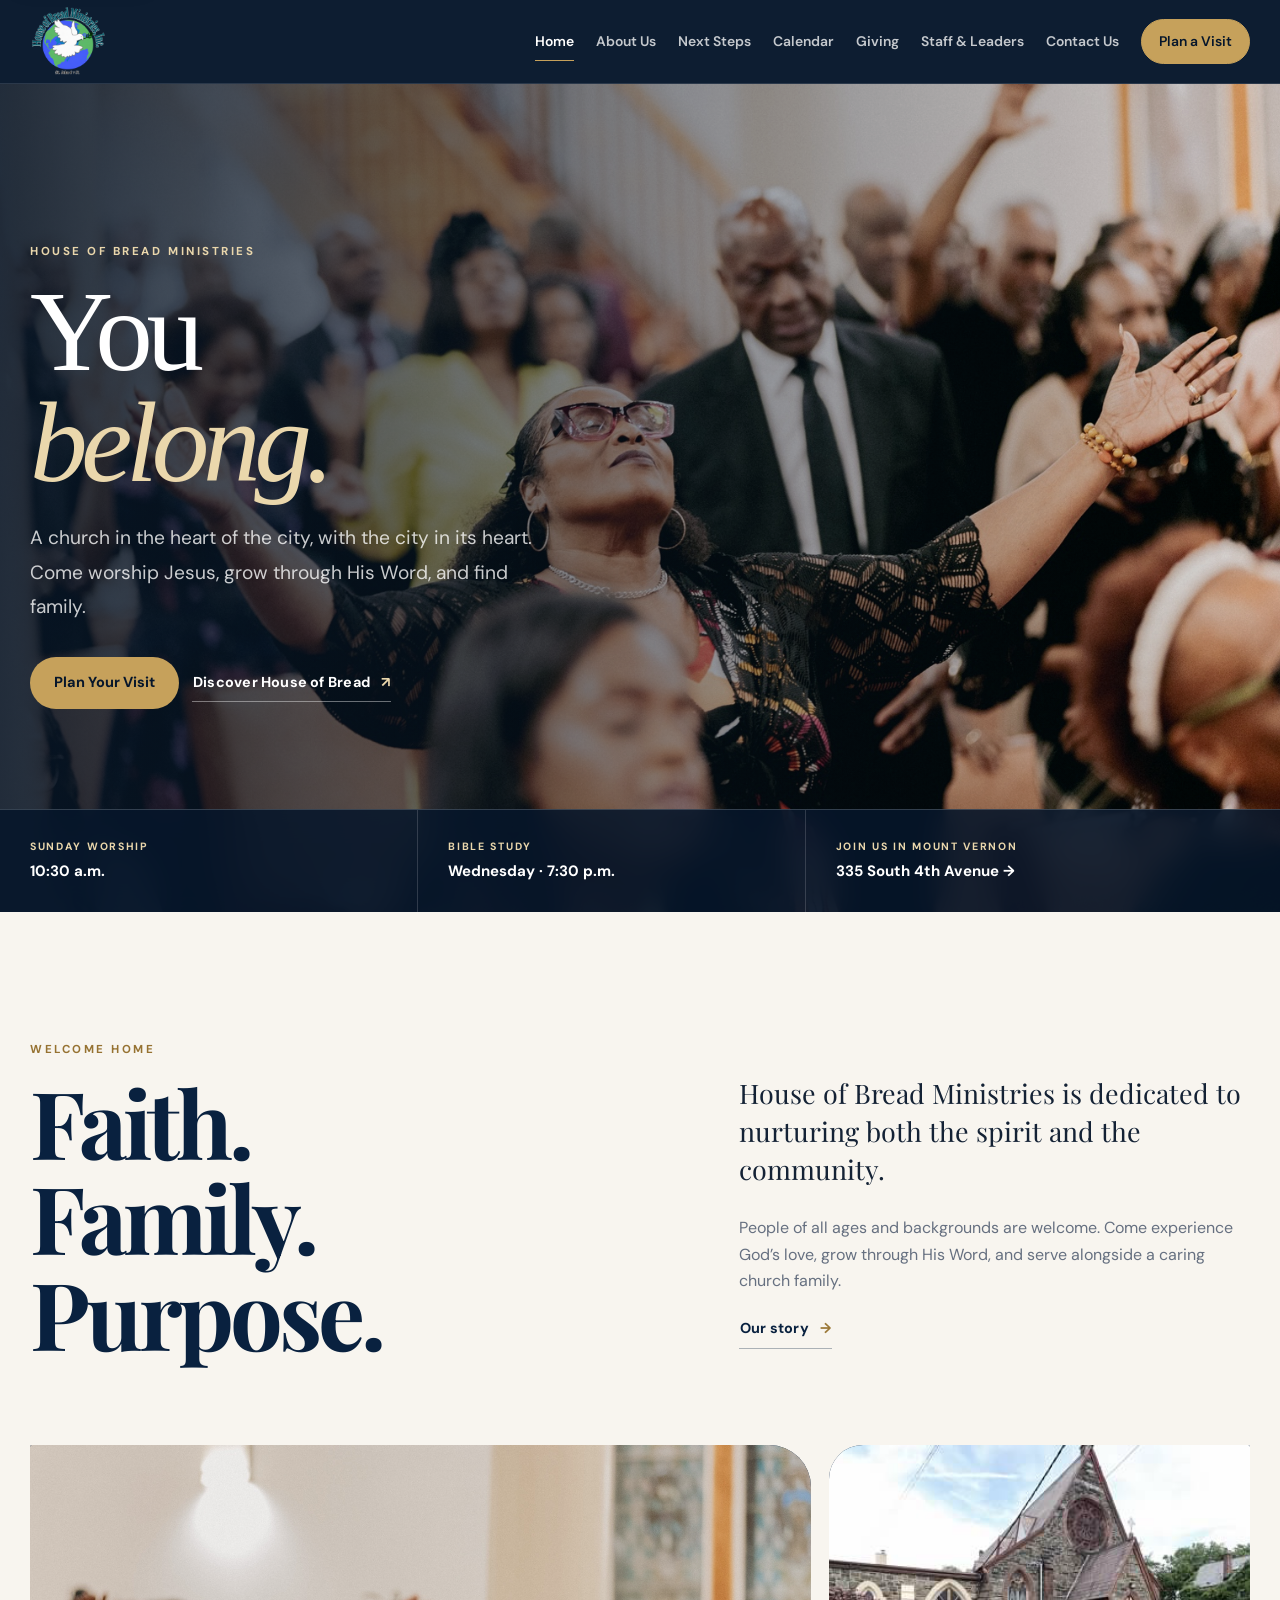
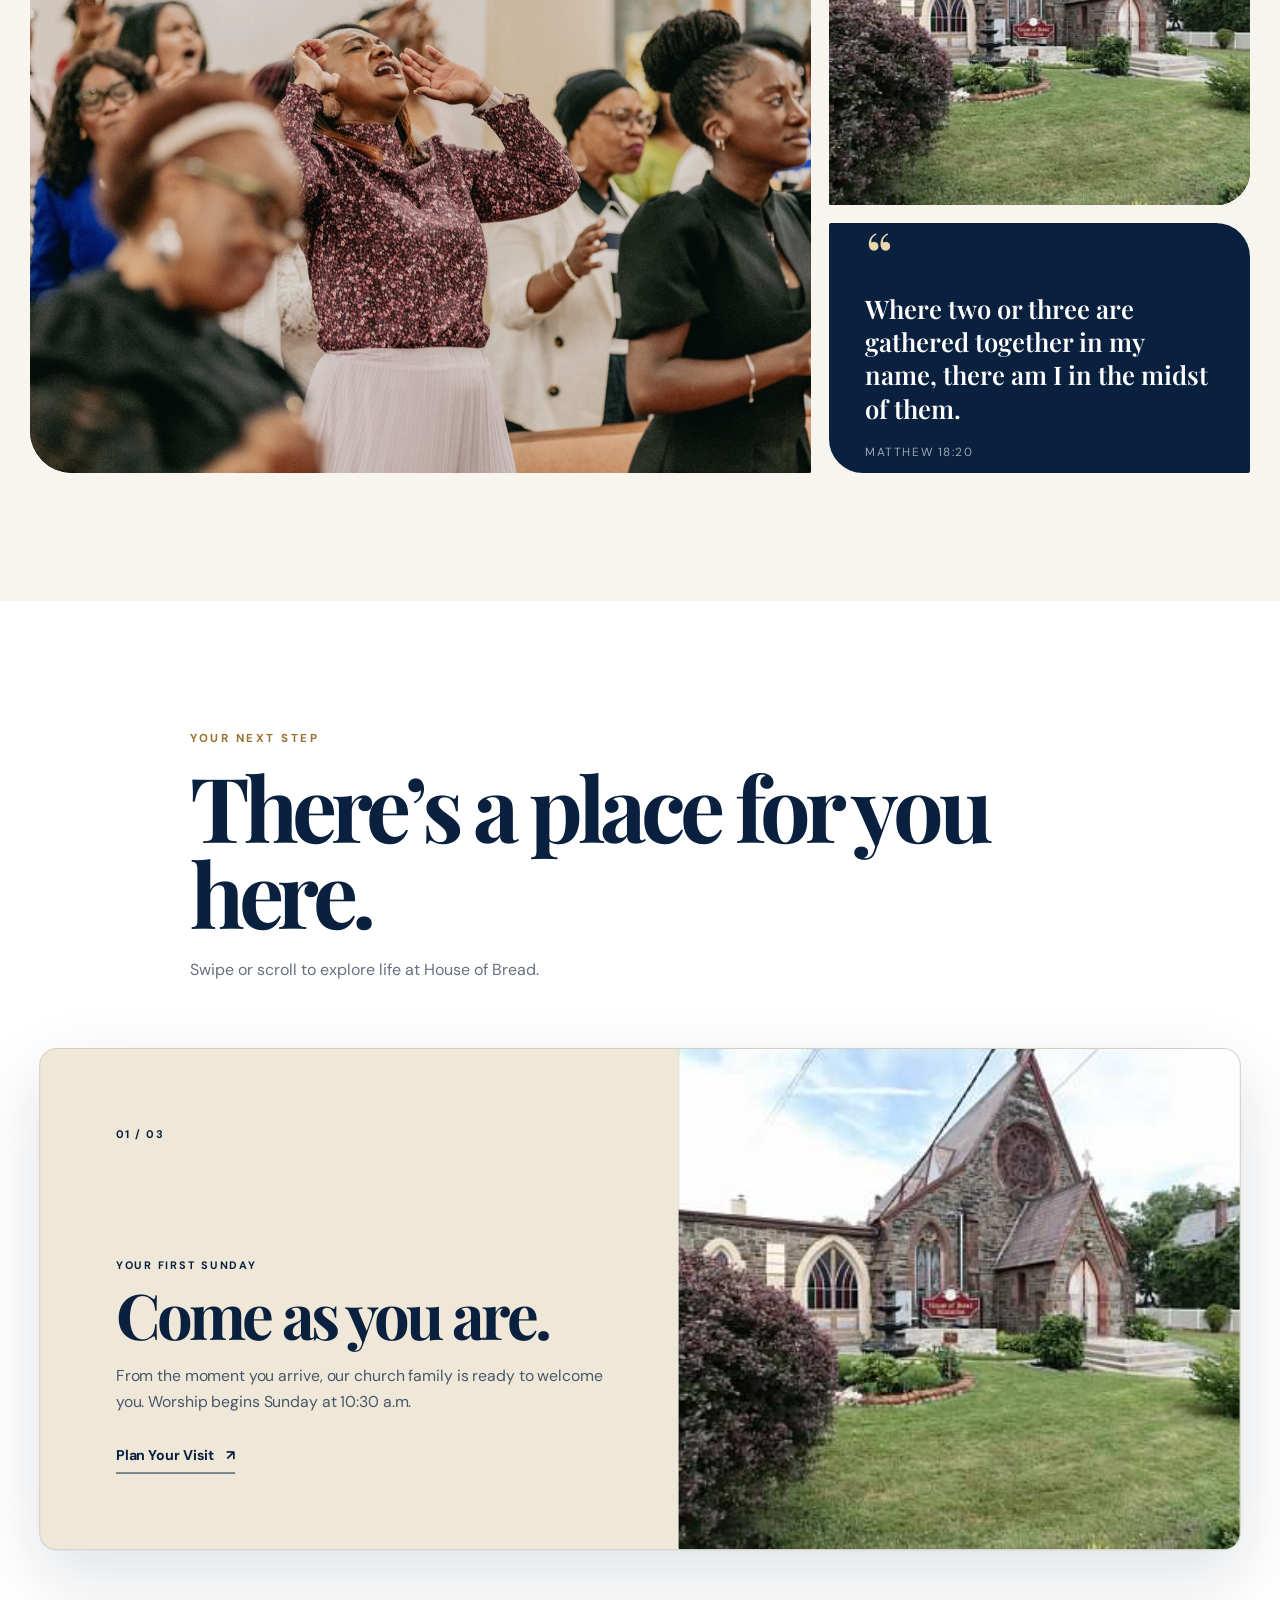
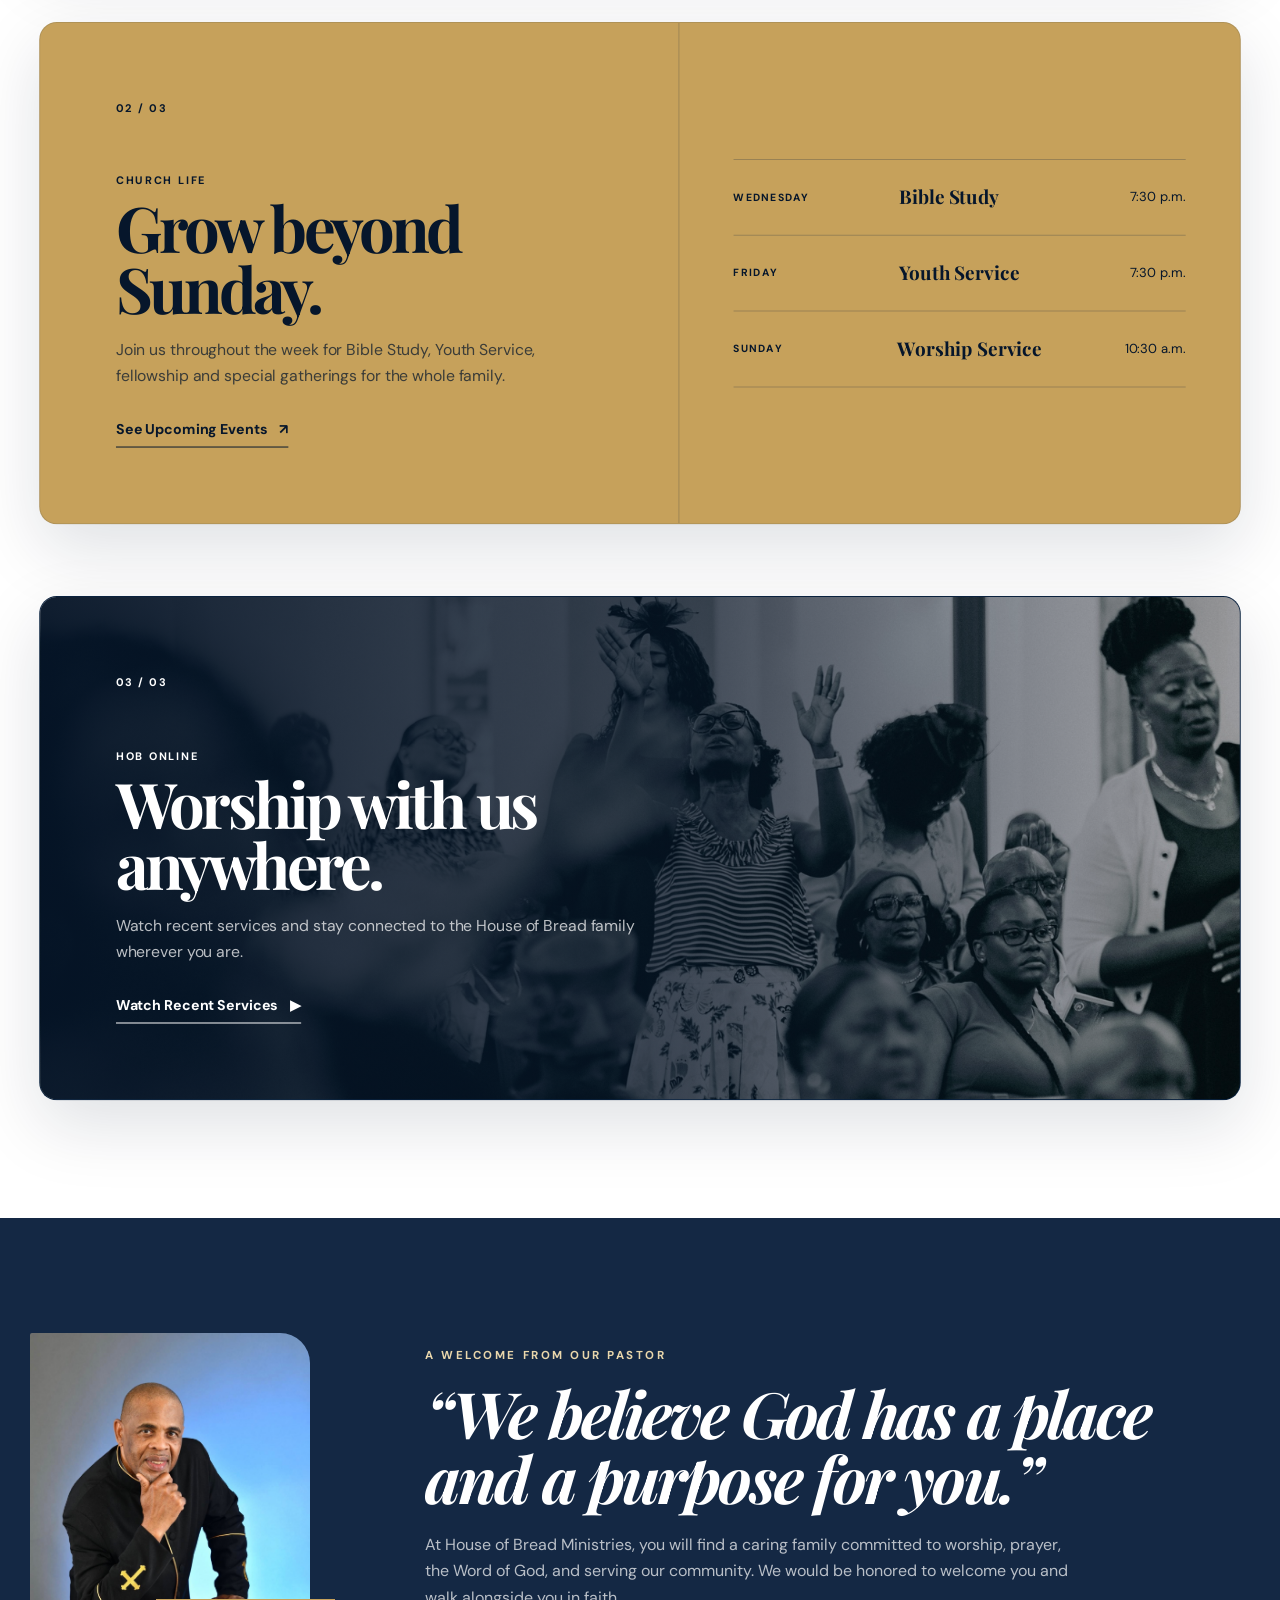
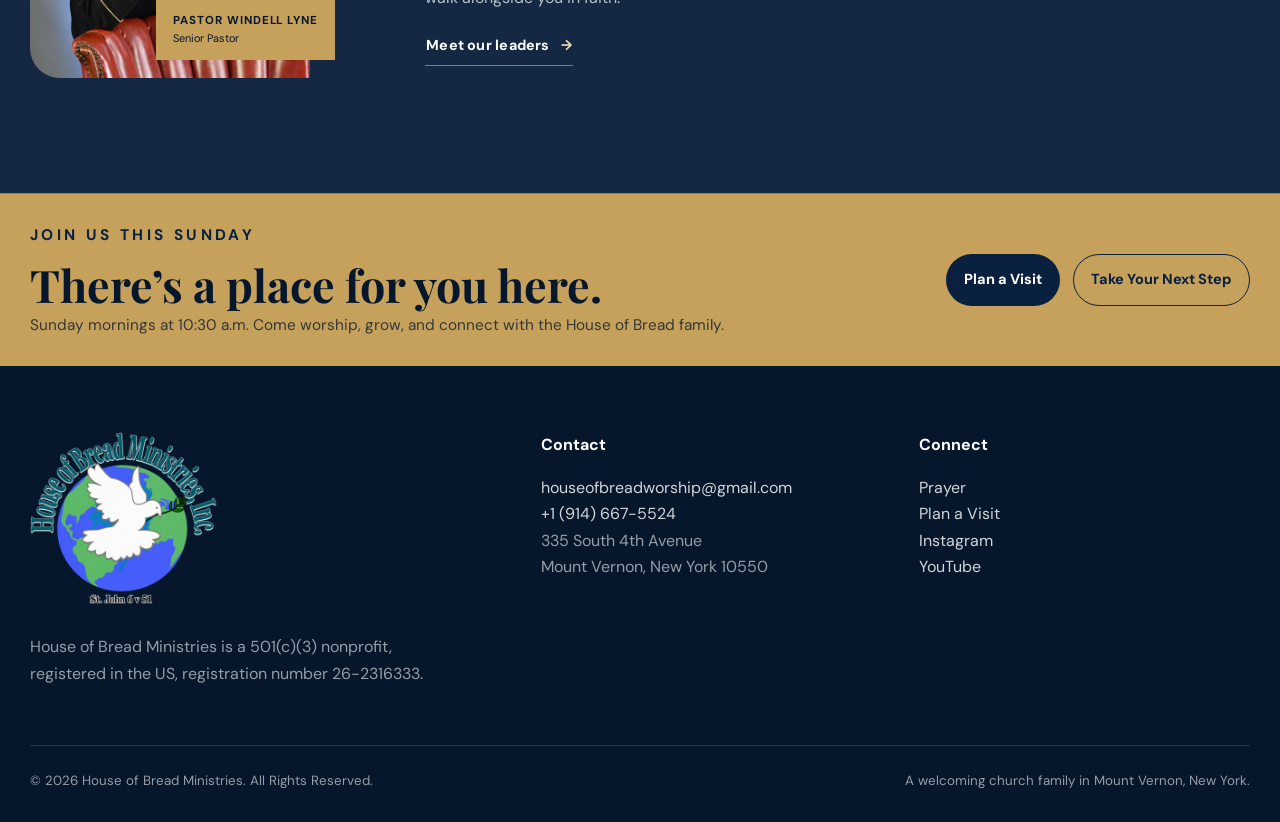
<file: index.html>
<!doctype html>
<html lang="en">
<head>
  <meta charset="utf-8">
  <meta name="viewport" content="width=device-width,initial-scale=1">
  <meta name="description" content="House of Bread Ministries in Mount Vernon, New York. Worship, grow in faith, and serve together.">
  <meta name="theme-color" content="#09213f">
  <title>House of Bread Ministries | Welcome Home</title>
  <link rel="stylesheet" href="assets/css/styles.css?v=mobile-scroll-15">
  <link rel="stylesheet" href="assets/css/editorial-refresh.css?v=1">
</head>
<body data-page="home" class="signature-home">
<div id="siteHeader"></div>
<main id="main">
  <section class="signature-hero">
    <img class="signature-hero-photo" src="assets/images/worship-hero.jpeg" alt="The House of Bread Ministries church family worshiping together">
    <div class="signature-hero-overlay"></div>
    <div class="container signature-hero-inner">
      <div class="signature-hero-copy">
        <p class="eyebrow eyebrow-light">House of Bread Ministries</p>
        <h1>You<br><em>belong.</em></h1>
        <p>A church in the heart of the city, with the city in its heart. Come worship Jesus, grow through His Word, and find family.</p>
        <div class="actions">
          <a class="btn btn-gold" href="plan-your-visit.html">Plan Your Visit</a>
          <a class="signature-link signature-link-light" href="about-us.html">Discover House of Bread <span>↗</span></a>
        </div>
      </div>
    </div>
    <div class="signature-service">
      <div class="container signature-service-inner">
        <p><span>Sunday Worship</span><strong>10:30 a.m.</strong></p>
        <p><span>Bible Study</span><strong>Wednesday · 7:30 p.m.</strong></p>
        <a href="contact-us.html"><span>Join us in Mount Vernon</span><strong>335 South 4th Avenue →</strong></a>
      </div>
    </div>
  </section>

  <section class="signature-intro">
    <div class="container signature-intro-grid">
      <div>
        <p class="eyebrow">Welcome home</p>
        <h2>Faith.<br>Family.<br>Purpose.</h2>
      </div>
      <div class="signature-intro-copy">
        <p class="lead-paragraph">House of Bread Ministries is dedicated to nurturing both the spirit and the community.</p>
        <p>People of all ages and backgrounds are welcome. Come experience God’s love, grow through His Word, and serve alongside a caring church family.</p>
        <a class="signature-link" href="about-us.html">Our story <span>→</span></a>
      </div>
    </div>

    <div class="container signature-gallery">
      <figure class="signature-gallery-main">
        <img src="assets/images/worship-community.jpeg" alt="House of Bread Ministries congregation worshiping together">
      </figure>
      <figure class="signature-gallery-side">
        <img src="assets/images/church-building-wide.png" alt="House of Bread Ministries church building in Mount Vernon">
      </figure>
      <div class="signature-verse">
        <span aria-hidden="true">“</span>
        <blockquote>Where two or three are gathered together in my name, there am I in the midst of them.</blockquote>
        <cite>Matthew 18:20</cite>
      </div>
    </div>
  </section>

  <section class="journey-section" aria-labelledby="journey-title">
    <div class="container journey-heading">
      <p class="eyebrow">Your next step</p>
      <h2 id="journey-title">There’s a place for you here.</h2>
      <p>Swipe or scroll to explore life at House of Bread.</p>
    </div>

    <div class="container journey-stack" data-journey role="region" tabindex="0" aria-label="Explore your next steps">
      <article class="journey-panel journey-panel-visit" data-journey-panel>
        <div class="journey-copy">
          <span class="journey-count">01 / 03</span>
          <p class="journey-kicker">Your first Sunday</p>
          <h3>Come as you are.</h3>
          <p>From the moment you arrive, our church family is ready to welcome you. Worship begins Sunday at 10:30 a.m.</p>
          <a class="journey-action" href="plan-your-visit.html">Plan Your Visit <span>↗</span></a>
        </div>
        <div class="journey-media">
          <img src="assets/images/church-building-wide.png" alt="House of Bread Ministries church building">
        </div>
      </article>

      <article class="journey-panel journey-panel-connect" data-journey-panel>
        <div class="journey-copy">
          <span class="journey-count">02 / 03</span>
          <p class="journey-kicker">Church life</p>
          <h3>Grow beyond Sunday.</h3>
          <p>Join us throughout the week for Bible Study, Youth Service, fellowship and special gatherings for the whole family.</p>
          <a class="journey-action" href="calendar.html">See Upcoming Events <span>↗</span></a>
        </div>
        <div class="journey-schedule" aria-label="Weekly service times">
          <p><span>Wednesday</span><strong>Bible Study</strong><em>7:30 p.m.</em></p>
          <p><span>Friday</span><strong>Youth Service</strong><em>7:30 p.m.</em></p>
          <p><span>Sunday</span><strong>Worship Service</strong><em>10:30 a.m.</em></p>
        </div>
      </article>

      <article class="journey-panel journey-panel-watch" data-journey-panel>
        <div class="journey-watch-bg">
          <img src="assets/images/worship-black-white.jpeg" alt="House of Bread Ministries congregation worshiping">
        </div>
        <div class="journey-watch-shade"></div>
        <div class="journey-copy">
          <span class="journey-count">03 / 03</span>
          <p class="journey-kicker">HOB Online</p>
          <h3>Worship with us anywhere.</h3>
          <p>Watch recent services and stay connected to the House of Bread family wherever you are.</p>
          <a class="journey-action" data-bind-href="site.youtube" href="#" target="_blank" rel="noopener">Watch Recent Services <span>▶</span></a>
        </div>
      </article>
    </div>
  </section>

  <section class="signature-pastor">
    <div class="container signature-pastor-grid">
      <div class="signature-pastor-image">
        <img src="assets/images/pastor-windell.jpeg" alt="Pastor Windell Lyne">
        <p><strong>Pastor Windell Lyne</strong><span>Senior Pastor</span></p>
      </div>
      <div class="signature-pastor-copy">
        <p class="eyebrow eyebrow-light">A welcome from our pastor</p>
        <h2>“We believe God has a place and a purpose for you.”</h2>
        <p>At House of Bread Ministries, you will find a caring family committed to worship, prayer, the Word of God, and serving our community. We would be honored to welcome you and walk alongside you in faith.</p>
        <a class="signature-link signature-link-light" href="staff-leaders.html">Meet our leaders <span>→</span></a>
      </div>
    </div>
  </section>
</main>
<div id="siteFooter"></div>
<script src="assets/js/site-data.js"></script>
<script src="assets/js/content-loader.js"></script>
<script src="assets/js/components.js?v=mobile-native-14"></script>
<script src="assets/js/home-interactions.js?v=2"></script>
</body>
</html>
</file>
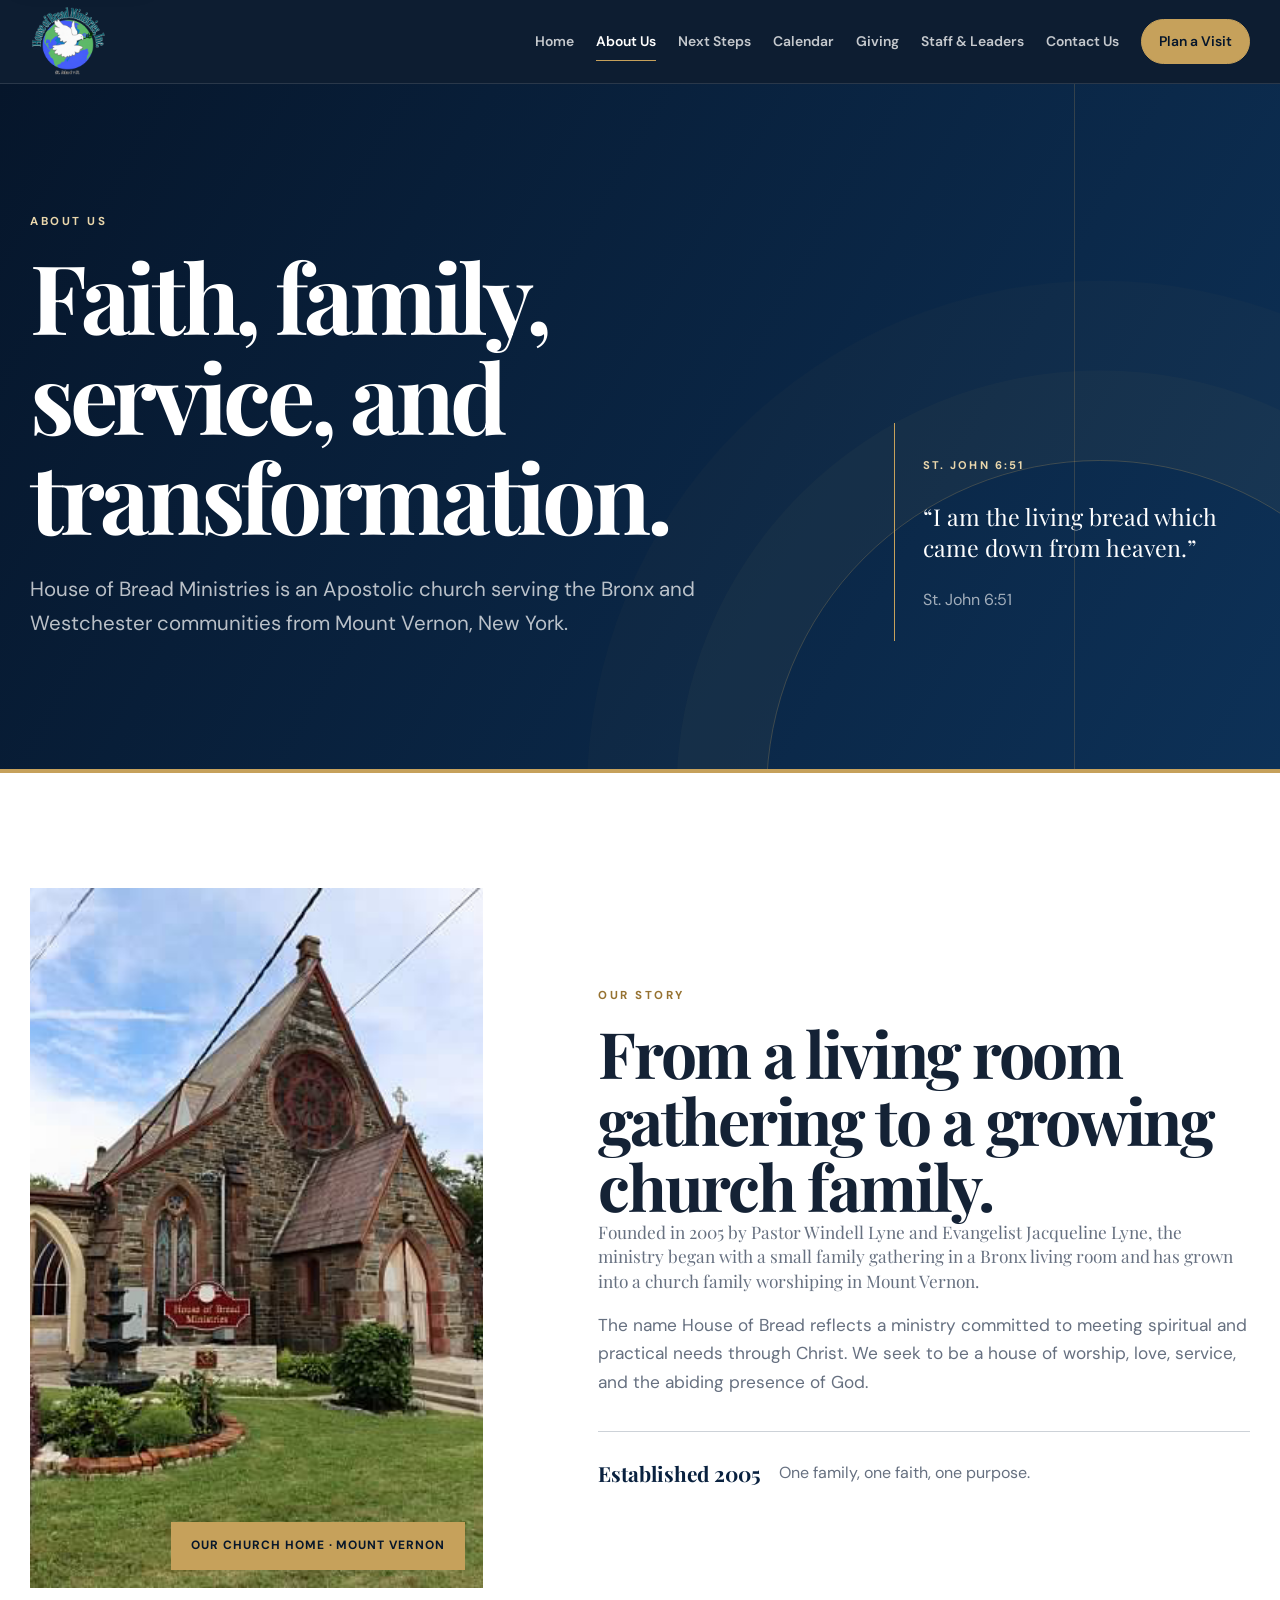
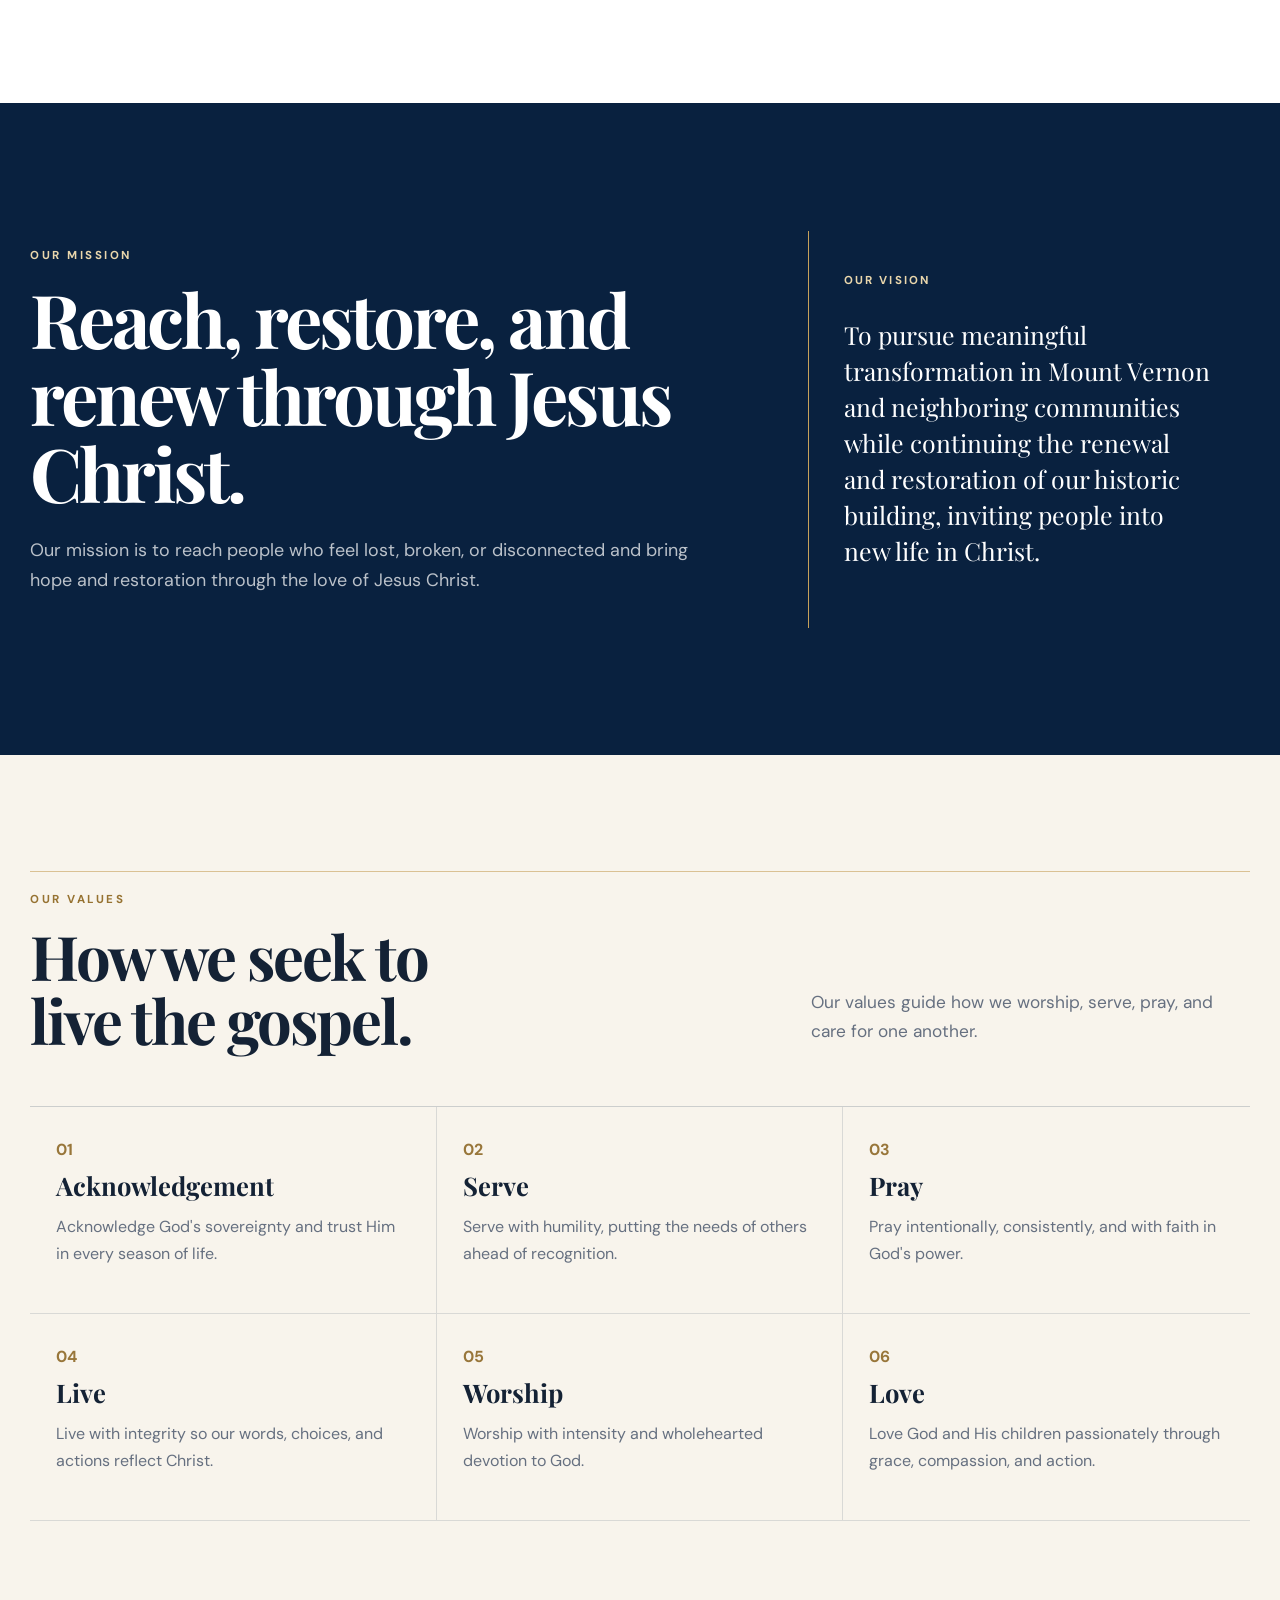
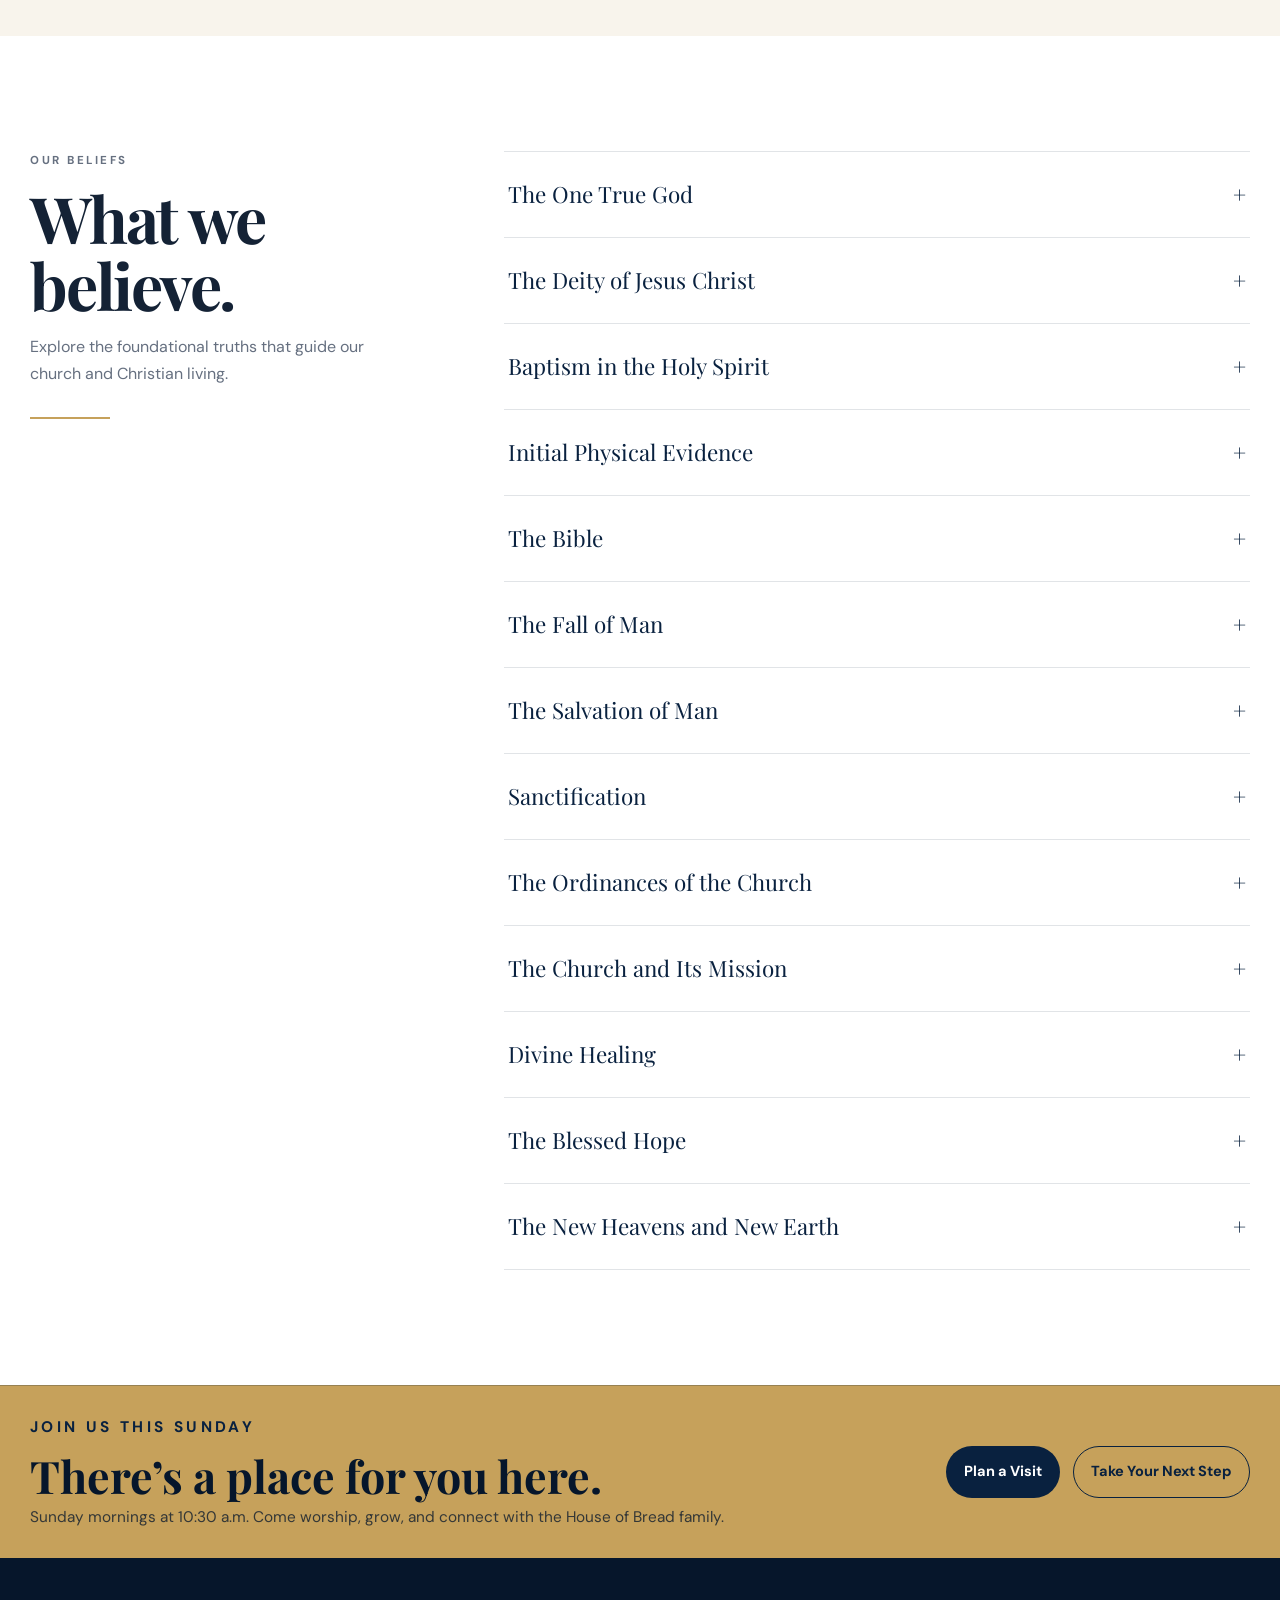
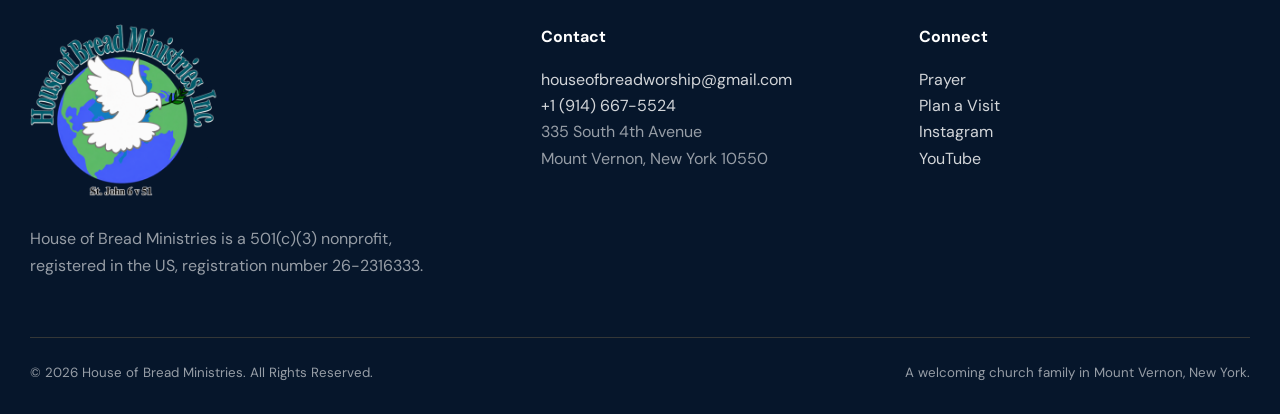
<file: about-us.html>
<!doctype html>
<html lang="en"><head><meta charset="utf-8"><meta name="viewport" content="width=device-width,initial-scale=1"><meta name="description" content="Learn the story, mission, values, and beliefs of House of Bread Ministries."><title>About Us | House of Bread Ministries</title><link rel="stylesheet" href="assets/css/styles.css?v=mobile-native-14"></head>
<body data-page="about"><div id="siteHeader"></div><main id="main">
<section class="inner-hero inner-hero-about"><div class="container inner-hero-grid"><div><p class="eyebrow eyebrow-light">About Us</p><h1>Faith, family,<br>service, and transformation.</h1><p class="inner-lede" data-bind="about.pageIntro">House of Bread Ministries is an Apostolic church serving the Bronx and Westchester communities from Mount Vernon, New York.</p></div><div class="hero-verse"><span>St. John 6:51</span><p>“I am the living bread which came down from heaven.”</p><cite>St. John 6:51</cite></div></div></section>
<section class="section"><div class="container editorial-split"><div class="editorial-photo"><img src="assets/images/church-building-tall.png" alt="House of Bread Ministries church building"><span class="photo-tag">Our church home · Mount Vernon</span></div><div class="editorial-copy"><p class="eyebrow">Our story</p><h2 class="display-title" data-bind="about.storyTitle">From a living room gathering to a growing church family.</h2><p class="lead-paragraph" data-bind="about.storyText1">Founded in 2005 by Pastor Windell Lyne and Evangelist Jacqueline Lyne, the ministry began with a small family gathering in a Bronx living room.</p><p data-bind="about.storyText2">The name House of Bread reflects a ministry committed to meeting spiritual and practical needs through Christ.</p><div class="heritage-note"><strong>Established 2005</strong><span>One family, one faith, one purpose.</span></div></div></div></section>
<section class="section mission-panel"><div class="container mission-grid"><div><p class="eyebrow eyebrow-light">Our mission</p><h2 data-bind="about.missionTitle">Reach, restore, and renew through Jesus Christ.</h2><p data-bind="about.missionText">Our mission is to reach people who feel lost, broken, or disconnected and bring hope and restoration through the love of Jesus Christ.</p></div><div class="mission-vision"><span>Our vision</span><p data-bind="about.visionText">To pursue meaningful transformation in Mount Vernon and neighboring communities while inviting people into new life in Christ.</p></div></div></section>
<section class="section values-section"><div class="container"><div class="section-heading-row"><div><p class="eyebrow">Our Values</p><h2 class="display-title">How we seek to live the gospel.</h2></div><p>Our values guide how we worship, serve, pray, and care for one another.</p></div><div class="value-grid" id="valuesGrid"></div></div></section>
<section class="section beliefs-section"><div class="container beliefs-layout"><div class="beliefs-intro"><p class="eyebrow">Our beliefs</p><h2 class="display-title">What we believe.</h2><p>Explore the foundational truths that guide our church and Christian living.</p><div class="gold-rule"></div></div><div class="accordion" id="beliefsAccordion"></div></div></section>
</main><div id="siteFooter"></div><script src="assets/js/site-data.js"></script><script src="assets/js/content-loader.js"></script><script src="assets/js/components.js?v=mobile-native-14"></script><script src="assets/js/about.js"></script></body></html>
</file>
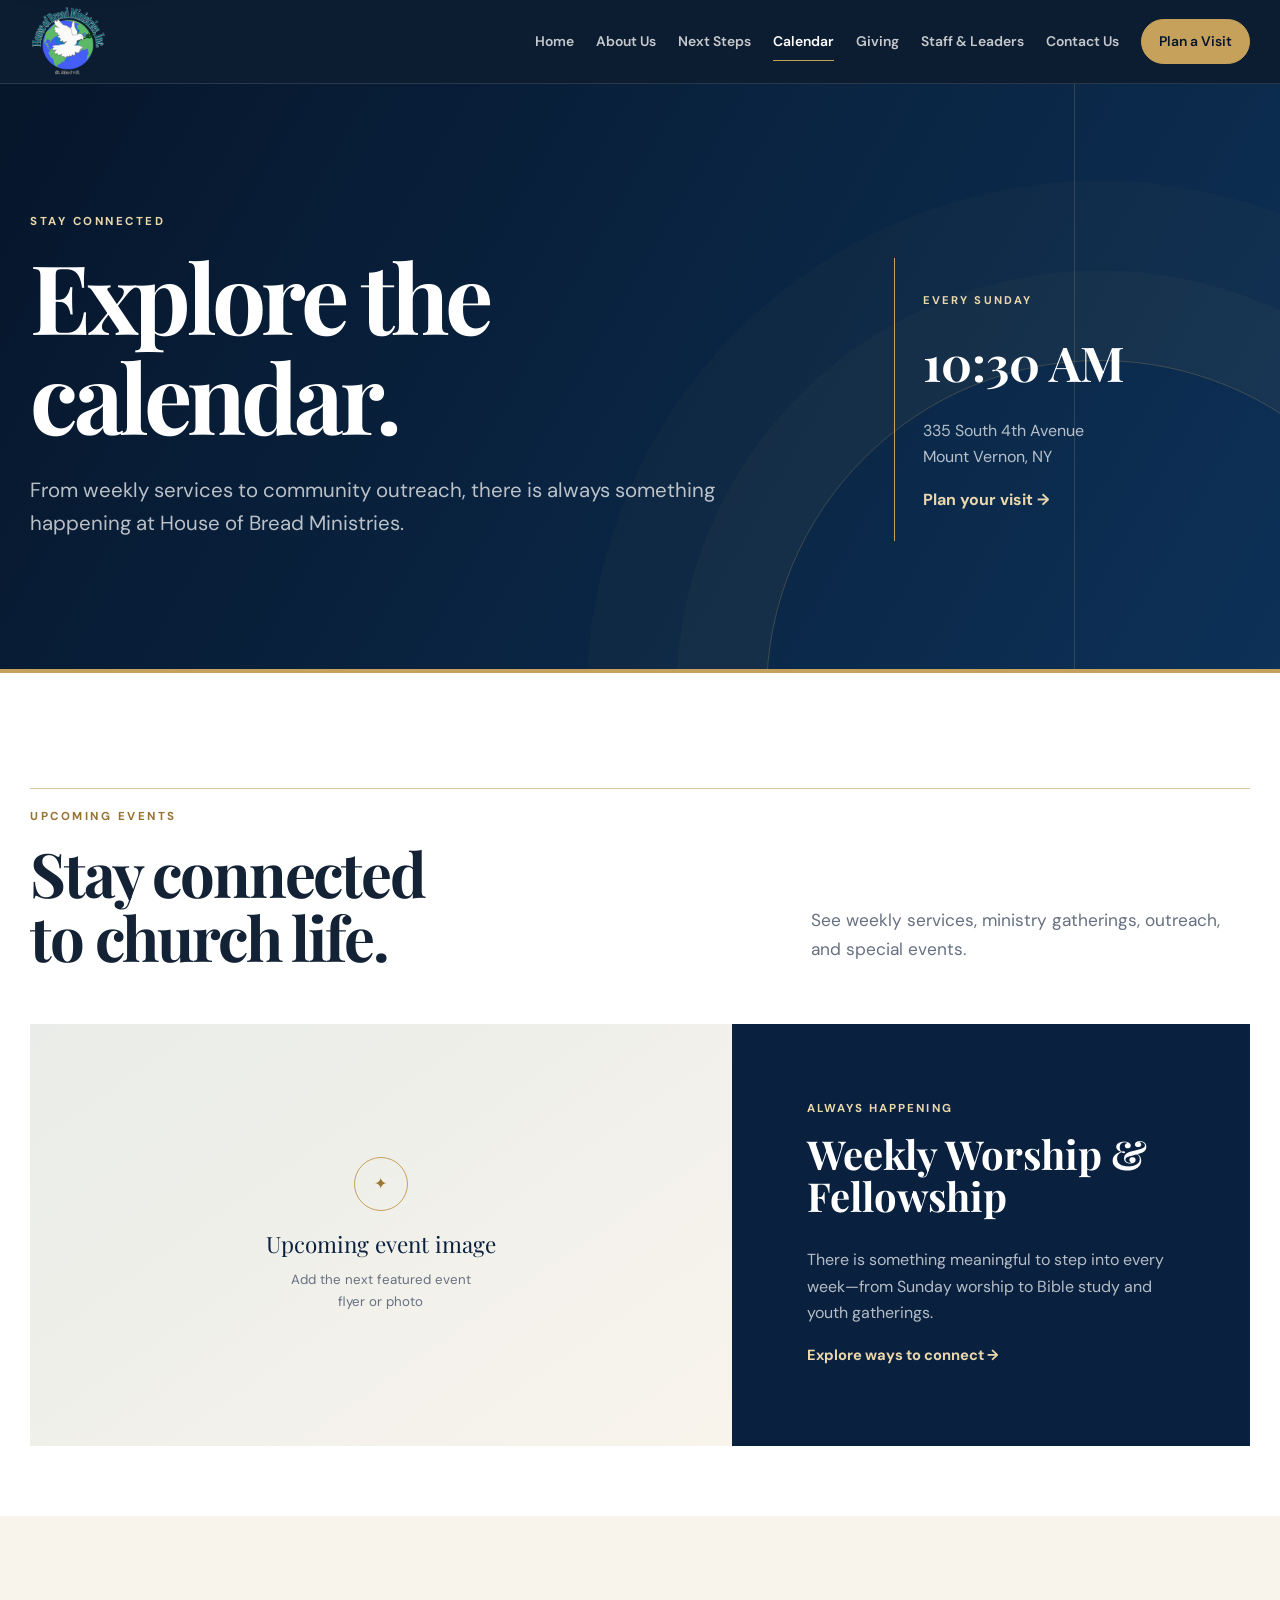
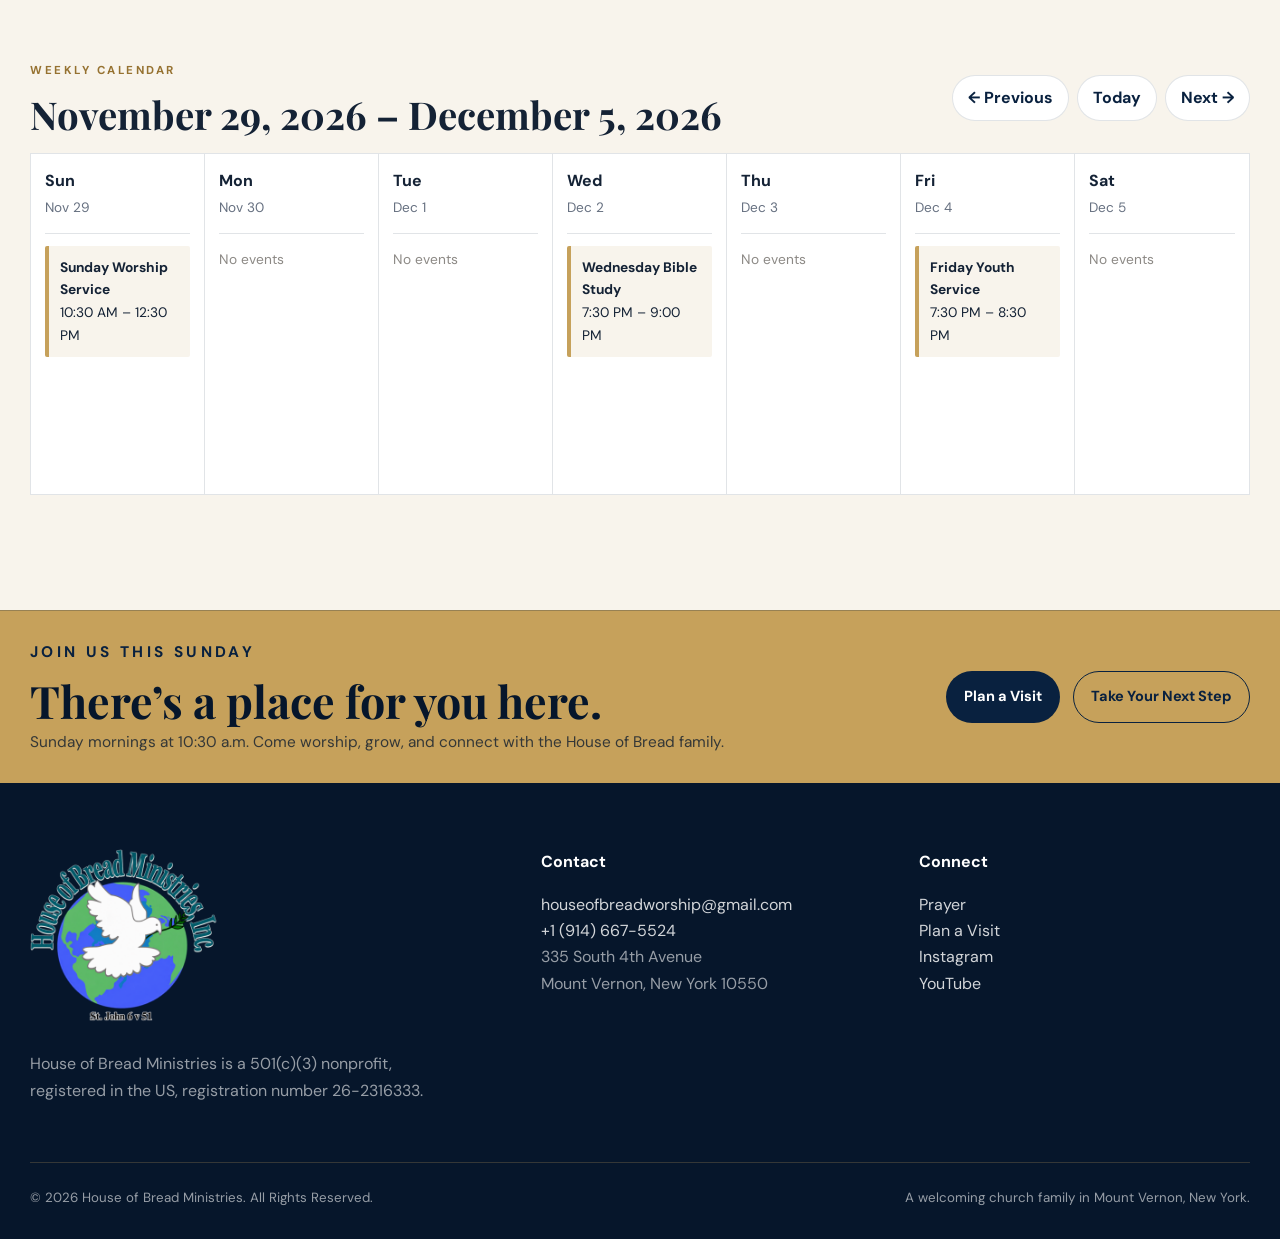
<file: calendar.html>
<!doctype html>
<html lang="en"><head><meta charset="utf-8"><meta name="viewport" content="width=device-width,initial-scale=1"><meta name="description" content="Services and upcoming events at House of Bread Ministries."><title>Calendar | House of Bread Ministries</title><link rel="stylesheet" href="assets/css/styles.css?v=mobile-native-14"></head>
<body data-page="calendar"><div id="siteHeader"></div><main id="main">
<section class="inner-hero inner-hero-calendar"><div class="container inner-hero-grid"><div><p class="eyebrow eyebrow-light">Stay Connected</p><h1>Explore the calendar.</h1><p class="inner-lede">From weekly services to community outreach, there is always something happening at House of Bread Ministries.</p></div><div class="hero-service-card"><span>Every Sunday</span><strong>10:30 AM</strong><p>335 South 4th Avenue<br>Mount Vernon, NY</p><a class="js-action" data-action="planVisit" href="#">Plan your visit →</a></div></div></section>
<section class="section events-intro"><div class="container"><div class="section-heading-row"><div><p class="eyebrow">Upcoming Events</p><h2 class="display-title">Stay connected to church life.</h2></div><p>See weekly services, ministry gatherings, outreach, and special events.</p></div><div class="event-feature-grid"><div class="placeholder-media event-placeholder"><span>Upcoming event image</span><small>Add the next featured event flyer or photo</small></div><article class="event-callout"><span class="event-kicker">Always happening</span><h3>Weekly Worship & Fellowship</h3><p>There is something meaningful to step into every week—from Sunday worship to Bible study and youth gatherings.</p><a class="text-link" href="next-steps.html">Explore ways to connect →</a></article></div></div></section>
<section class="section calendar-section"><div class="container"><div class="calendar-toolbar"><div><p class="eyebrow">Weekly calendar</p><h2 id="weekLabel"></h2></div><div class="calendar-actions"><button class="icon-btn" id="prevWeek">← Previous</button><button class="icon-btn" id="todayWeek">Today</button><button class="icon-btn" id="nextWeek">Next →</button></div></div><div class="week-grid" id="calendarWeek"></div></div></section>
</main><div id="siteFooter"></div><script src="assets/js/site-data.js"></script><script src="assets/js/content-loader.js"></script><script src="assets/js/components.js?v=mobile-native-14"></script><script src="assets/js/calendar.js"></script></body></html>
</file>
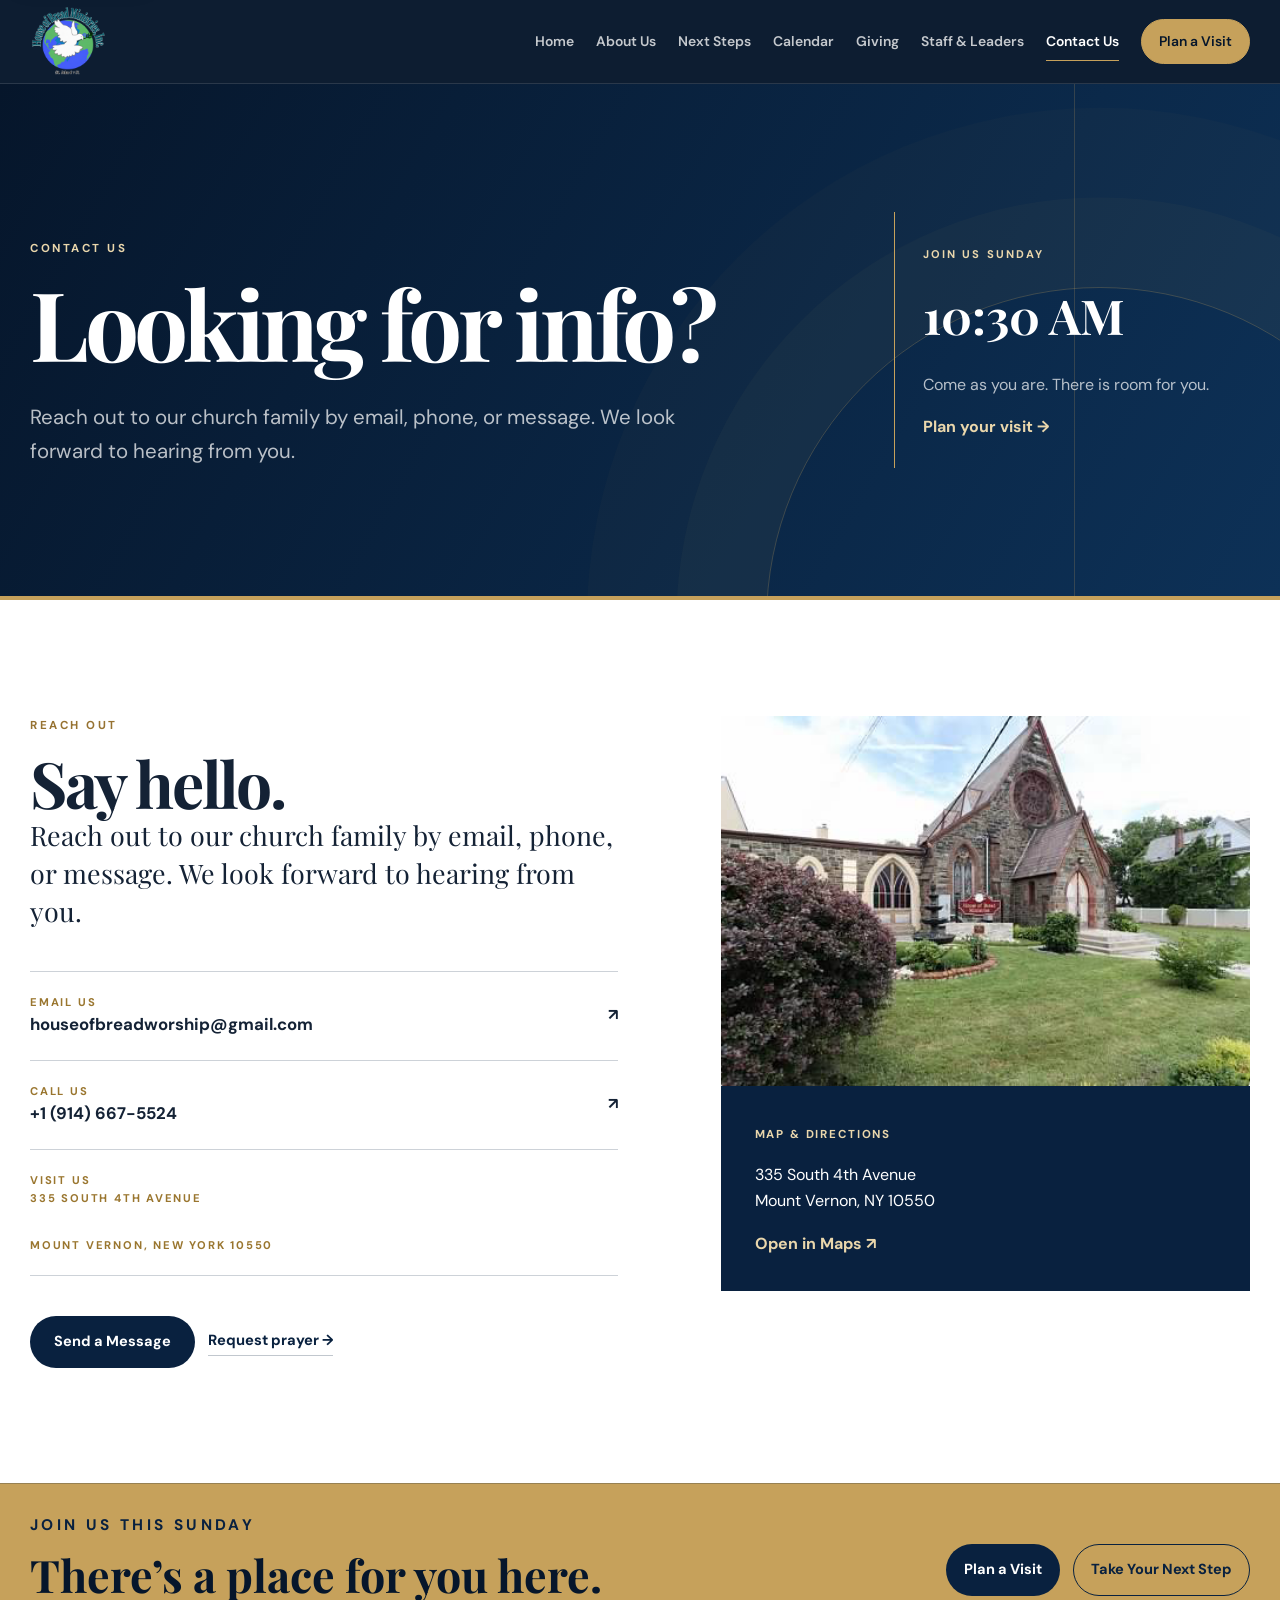
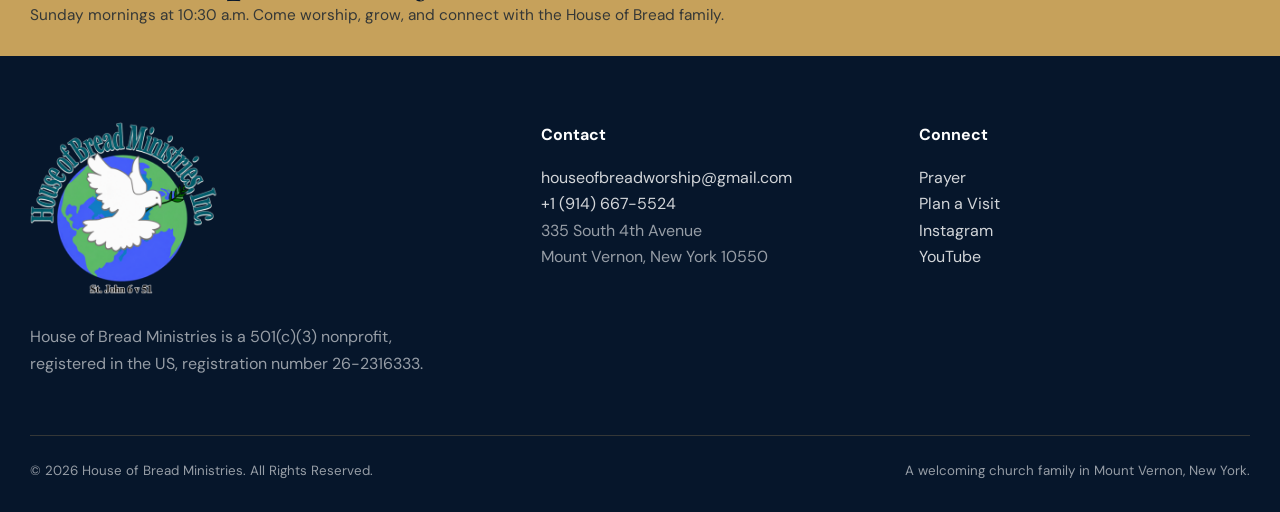
<file: contact-us.html>
<!doctype html>
<html lang="en"><head><meta charset="utf-8"><meta name="viewport" content="width=device-width,initial-scale=1"><meta name="description" content="Visit or contact House of Bread Ministries in Mount Vernon, New York."><title>Contact Us | House of Bread Ministries</title><link rel="stylesheet" href="assets/css/styles.css?v=mobile-native-14"></head>
<body data-page="contact"><div id="siteHeader"></div><main id="main">
<section class="inner-hero inner-hero-contact"><div class="container inner-hero-grid"><div><p class="eyebrow eyebrow-light">Contact Us</p><h1>Looking for info?</h1><p class="inner-lede" data-bind="contact.pageText">Get in touch to our church family by email, phone, or message. We look forward to hearing from you.</p></div><div class="hero-service-card"><span>Join us Sunday</span><strong>10:30 AM</strong><p>Come as you are. There is room for you.</p><a class="js-action" data-action="planVisit" href="#">Plan your visit →</a></div></div></section>
<section class="section"><div class="container contact-modern"><div class="contact-copy"><p class="eyebrow">Reach out</p><h2 class="display-title">Say hello.</h2><p class="lead-paragraph">Reach out to our church family by email, phone, or message. We look forward to hearing from you.</p><div class="contact-methods"><a data-bind-mail="site.email" href="#"><span>Email us</span><strong data-bind="site.email">houseofbreadworship@gmail.com</strong><b>↗</b></a><a data-bind-tel="site.phoneLink" href="#"><span>Call us</span><strong data-bind="site.phoneDisplay">+1 (914) 667-5524</strong><b>↗</b></a><div><span>Visit us</span><strong><span data-bind="site.address1">335 South 4th Avenue</span><br><span data-bind="site.cityStateZip">Mount Vernon, New York 10550</span></strong></div></div><div class="actions"><a class="btn btn-navy js-action" data-action="sayHello" href="#">Send a Message</a><a class="text-link js-action" data-action="prayerRequest" href="#">Request prayer →</a></div></div><div class="contact-visual"><img src="assets/images/church-building-wide.png" alt="House of Bread Ministries church building"><div class="map-placeholder"><span>Map & directions</span><p>335 South 4th Avenue<br>Mount Vernon, NY 10550</p><a href="https://maps.google.com/?q=335+South+4th+Avenue+Mount+Vernon+NY+10550" target="_blank" rel="noopener">Open in Maps ↗</a></div></div></div></section>
</main><div id="siteFooter"></div><script src="assets/js/site-data.js"></script><script src="assets/js/content-loader.js"></script><script src="assets/js/components.js?v=mobile-native-14"></script></body></html>
</file>
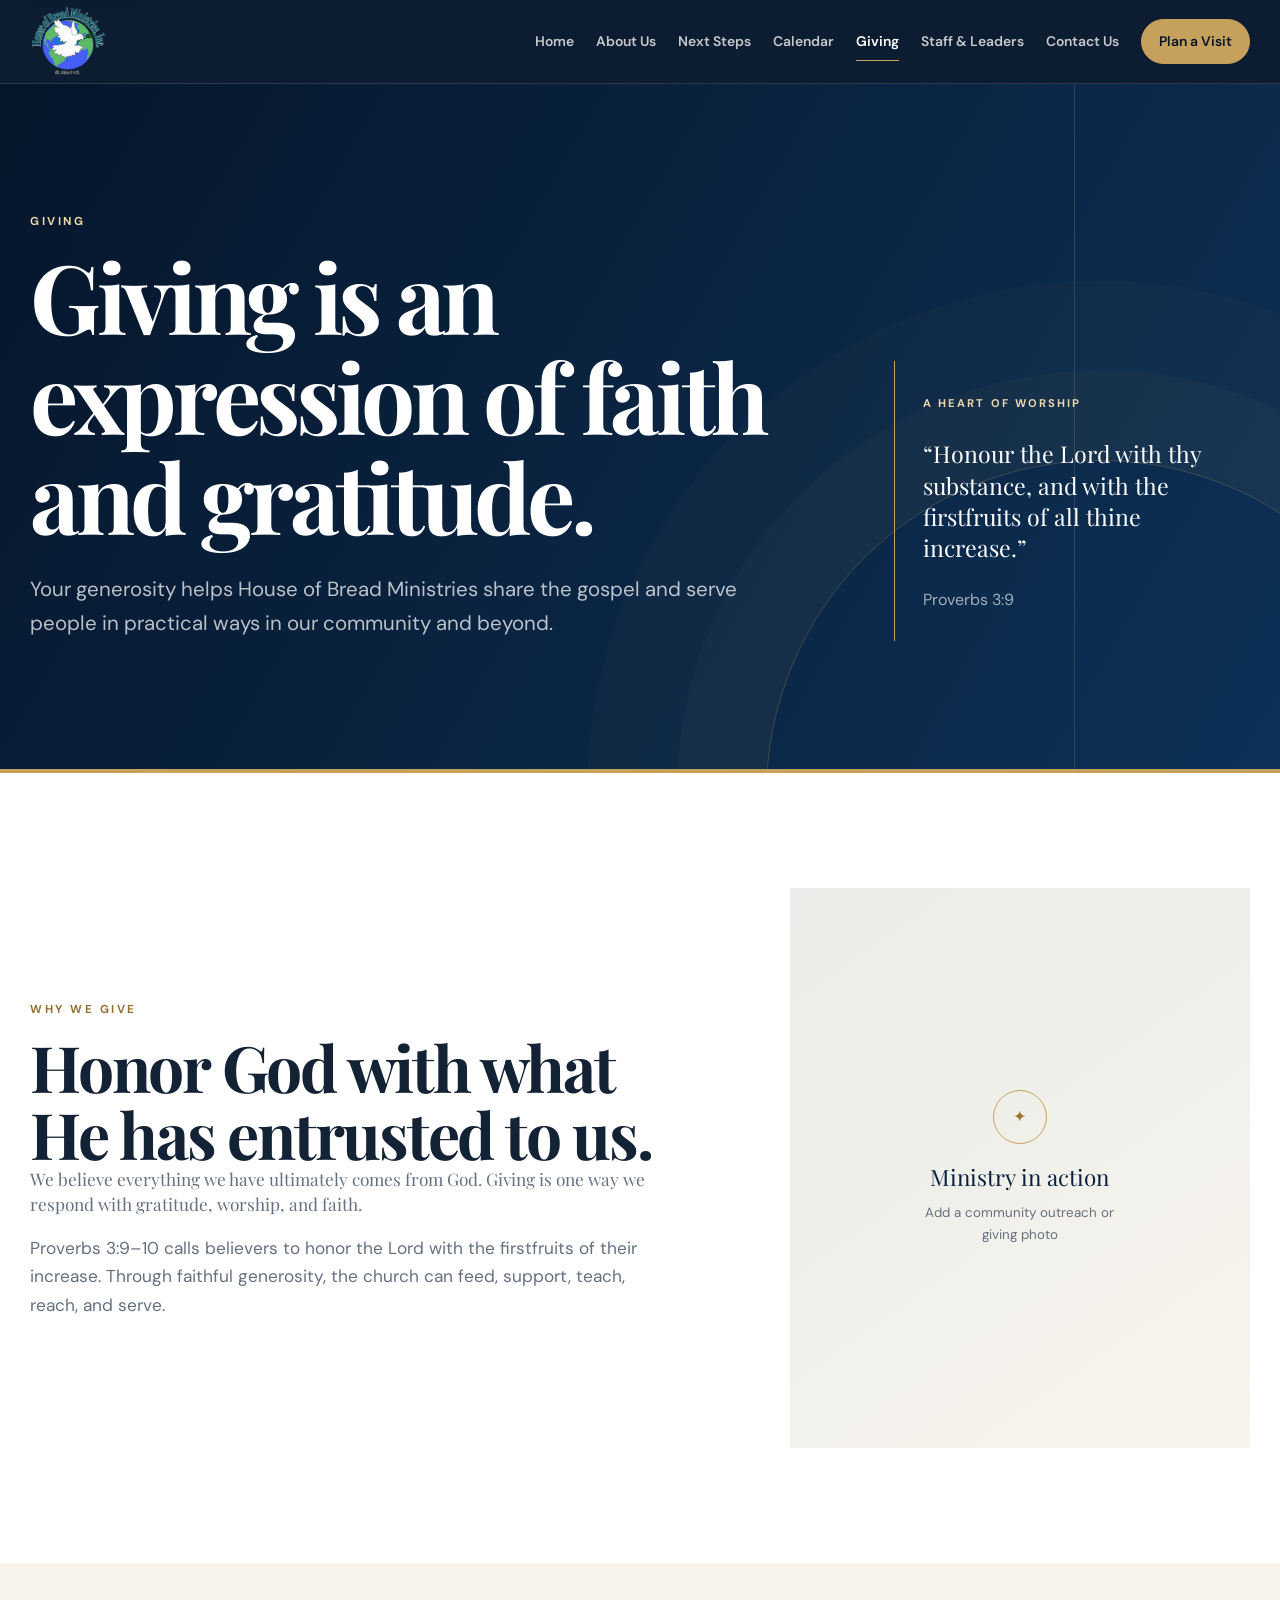
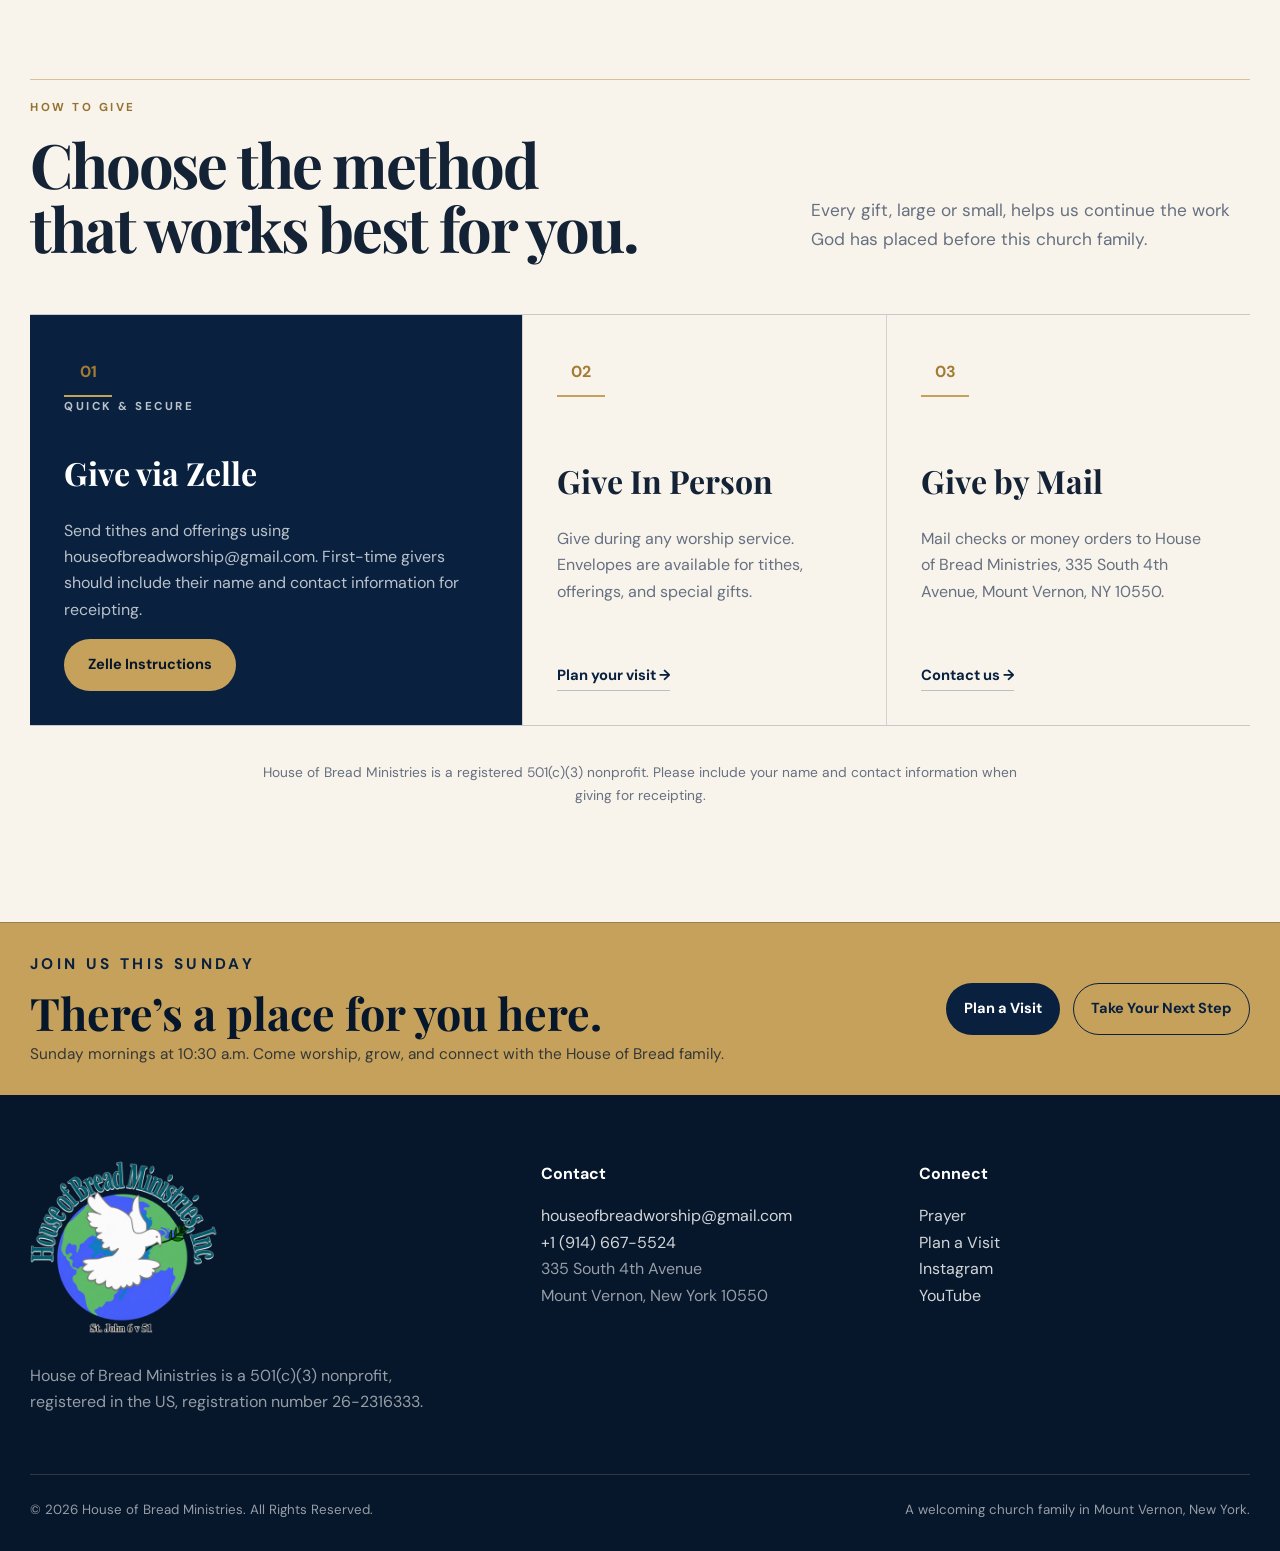
<file: giving.html>
<!doctype html>
<html lang="en"><head><meta charset="utf-8"><meta name="viewport" content="width=device-width,initial-scale=1"><meta name="description" content="Give to House of Bread Ministries and support ministry in our community."><title>Giving | House of Bread Ministries</title><link rel="stylesheet" href="assets/css/styles.css?v=mobile-native-14"></head>
<body data-page="giving"><div id="siteHeader"></div><main id="main">
<section class="inner-hero inner-hero-giving"><div class="container inner-hero-grid"><div><p class="eyebrow eyebrow-light">Giving</p><h1>Giving is an expression of faith and gratitude.</h1><p class="inner-lede" data-bind="giving.heroText">Your generosity helps House of Bread Ministries share the gospel and serve people in practical ways.</p></div><div class="hero-verse"><span>A heart of worship</span><p>“Honour the Lord with thy substance, and with the firstfruits of all thine increase.”</p><cite>Proverbs 3:9</cite></div></div></section>
<section class="section"><div class="container editorial-split giving-story"><div class="editorial-copy"><p class="eyebrow">Why we give</p><h2 class="display-title" data-bind="giving.whyTitle">Honor God with what He has entrusted to us.</h2><p class="lead-paragraph" data-bind="giving.whyText1">We believe everything we have ultimately comes from God.</p><p data-bind="giving.whyText2">Through faithful generosity, the church can feed, support, teach, reach, and serve.</p></div><div class="placeholder-media tall"><span>Ministry in action</span><small>Add a community outreach or giving photo</small></div></div></section>
<section class="section giving-options"><div class="container"><div class="section-heading-row"><div><p class="eyebrow">How to Give</p><h2 class="display-title">Choose the method that works best for you.</h2></div><p>Every gift, large or small, helps us continue the work God has placed before this church family.</p></div><div class="give-option-grid">
<article class="give-option featured"><span class="give-icon">01</span><p class="eyebrow">Quick & secure</p><h3>Give via Zelle</h3><p data-bind="giving.zelleText">Send tithes and offerings using houseofbreadworship@gmail.com.</p><a class="btn btn-gold js-action" data-action="zelleInfo" href="#">Zelle Instructions</a></article>
<article class="give-option"><span class="give-icon">02</span><h3>Give In Person</h3><p data-bind="giving.inPersonText">Give during any worship service. Envelopes are available.</p><a class="text-link js-action" data-action="inPersonGiving" href="#">Plan your visit →</a></article>
<article class="give-option"><span class="give-icon">03</span><h3>Give by Mail</h3><p data-bind="giving.mailText">Mail checks or money orders to House of Bread Ministries.</p><a class="text-link" href="contact-us.html">Contact us →</a></article>
</div><p class="giving-note">House of Bread Ministries is a registered 501(c)(3) nonprofit. Please include your name and contact information when giving for receipting.</p></div></section>
</main><div id="siteFooter"></div><script src="assets/js/site-data.js"></script><script src="assets/js/content-loader.js"></script><script src="assets/js/components.js?v=mobile-native-14"></script></body></html>
</file>
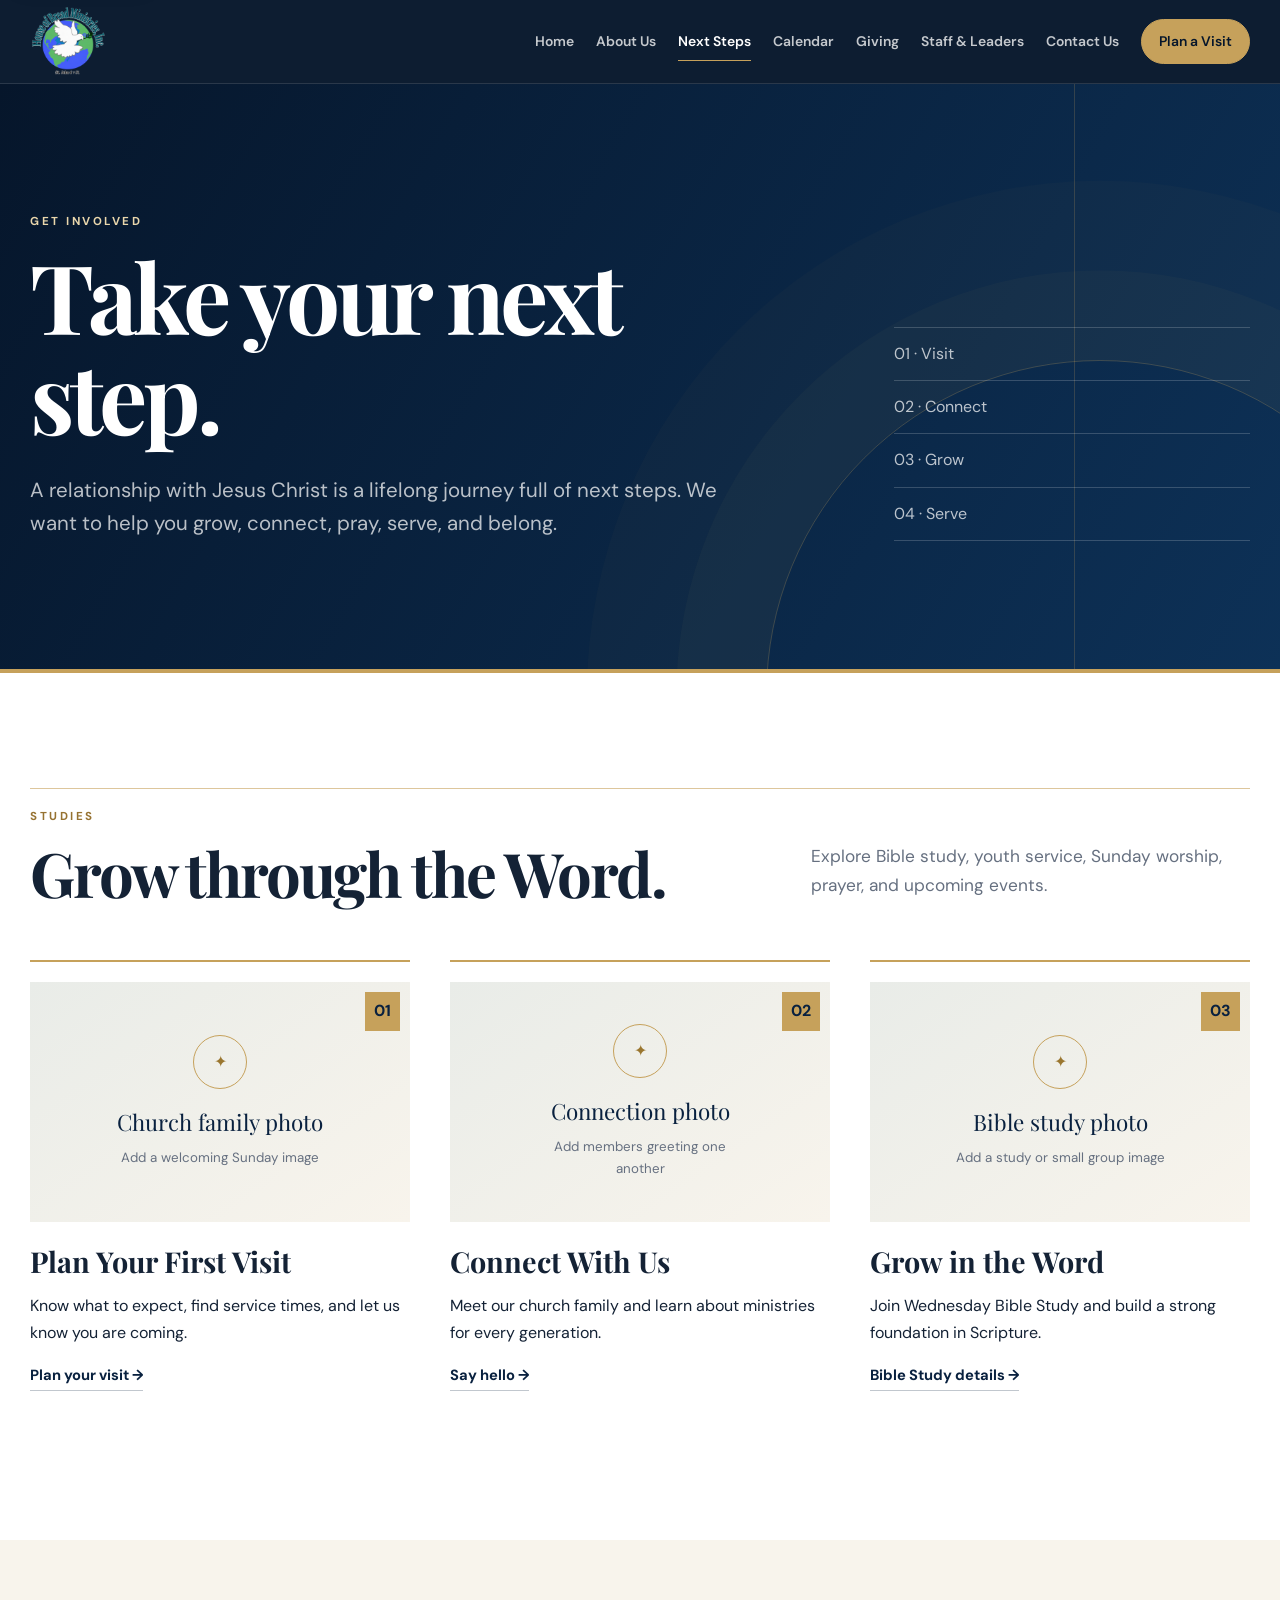
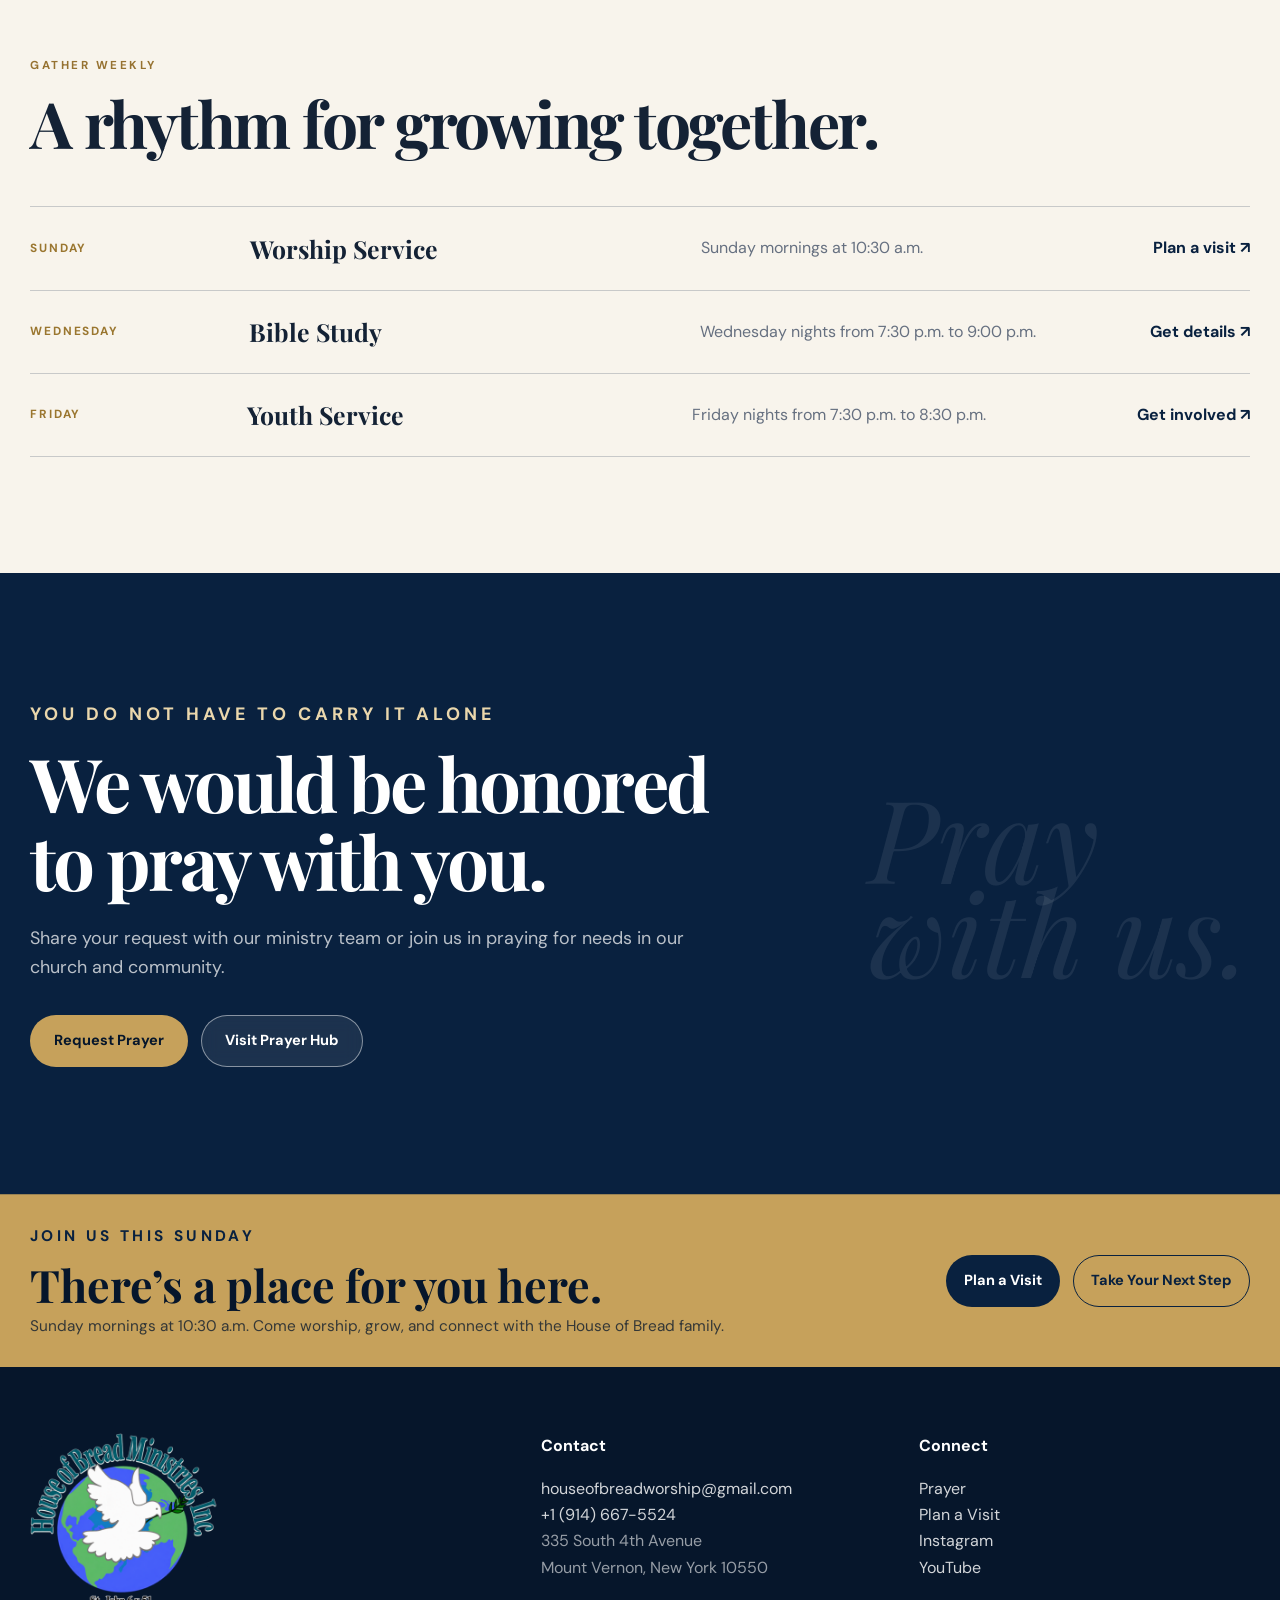
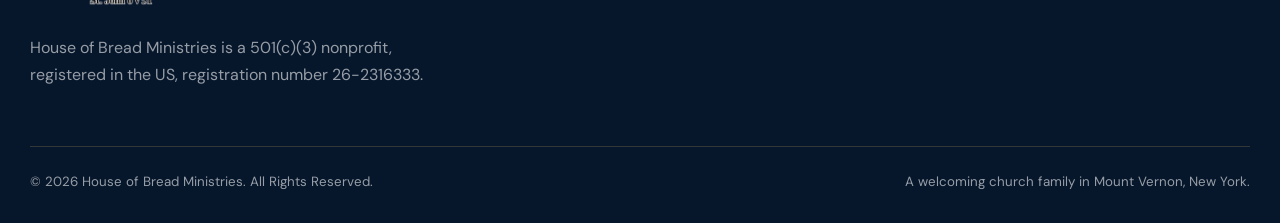
<file: next-steps.html>
<!doctype html>
<html lang="en"><head><meta charset="utf-8"><meta name="viewport" content="width=device-width,initial-scale=1"><meta name="description" content="Find your next step at House of Bread Ministries."><title>Next Steps | House of Bread Ministries</title><link rel="stylesheet" href="assets/css/styles.css?v=mobile-native-14"></head>
<body data-page="next"><div id="siteHeader"></div><main id="main">
<section class="inner-hero"><div class="container inner-hero-grid"><div><p class="eyebrow eyebrow-light">Get Involved</p><h1>Take your next step.</h1><p class="inner-lede">A relationship with Jesus Christ is a lifelong journey full of next steps. We want to help you grow, connect, pray, serve, and belong.</p></div><div class="step-path"><span>01 · Visit</span><span>02 · Connect</span><span>03 · Grow</span><span>04 · Serve</span></div></div></section>
<section class="section"><div class="container"><div class="section-heading-row"><div><p class="eyebrow">Studies</p><h2 class="display-title">Grow through the Word.</h2></div><p>Explore Bible study, youth service, Sunday worship, prayer, and upcoming events.</p></div><div class="journey-grid">
<article class="journey-card"><span class="journey-num">01</span><div class="placeholder-media compact"><span>Church family photo</span><small>Add a welcoming Sunday image</small></div><h3>Plan Your First Visit</h3><p>Know what to expect, find service times, and let us know you are coming.</p><a class="text-link js-action" data-action="planVisit" href="#">Plan your visit →</a></article>
<article class="journey-card"><span class="journey-num">02</span><div class="placeholder-media compact"><span>Connection photo</span><small>Add members greeting one another</small></div><h3>Connect With Us</h3><p>Meet our church family and learn about ministries for every generation.</p><a class="text-link" href="contact-us.html">Say hello →</a></article>
<article class="journey-card"><span class="journey-num">03</span><div class="placeholder-media compact"><span>Bible study photo</span><small>Add a study or small group image</small></div><h3>Grow in the Word</h3><p>Join Wednesday Bible Study and build a strong foundation in Scripture.</p><a class="text-link js-action" data-action="bibleStudy" href="#">Bible Study details →</a></article>
</div></div></section>
<section class="section weekly-section"><div class="container"><p class="eyebrow">Gather weekly</p><h2 class="display-title">A rhythm for growing together.</h2><div class="weekly-list"><article><span>Sunday</span><h3>Worship Service</h3><p data-bind="schedule.sunday.displayText">Sunday mornings at 10:30 a.m.</p><a class="js-action" data-action="planVisit" href="#">Plan a visit ↗</a></article><article><span>Wednesday</span><h3>Bible Study</h3><p data-bind="schedule.bibleStudy.displayText">Wednesday nights from 7:30 p.m.</p><a class="js-action" data-action="bibleStudy" href="#">Get details ↗</a></article><article><span>Friday</span><h3>Youth Service</h3><p data-bind="schedule.youthService.displayText">Friday nights from 7:30 p.m.</p><a class="js-action" data-action="youthService" href="#">Get involved ↗</a></article></div></div></section>
<section class="section prayer-feature"><div class="container prayer-grid"><div><p class="eyebrow eyebrow-light">You do not have to carry it alone</p><h2>We would be honored to pray with you.</h2><p>Share your request with our ministry team or join us in praying for needs in our church and community.</p><div class="actions"><a class="btn btn-gold js-action" data-action="prayerRequest" href="#">Request Prayer</a><a class="btn btn-glass js-action" data-action="prayerHub" href="#">Visit Prayer Hub</a></div></div><div class="prayer-mark">Pray<br>with us.</div></div></section>
</main><div id="siteFooter"></div><script src="assets/js/site-data.js"></script><script src="assets/js/content-loader.js"></script><script src="assets/js/components.js?v=mobile-native-14"></script></body></html>
</file>
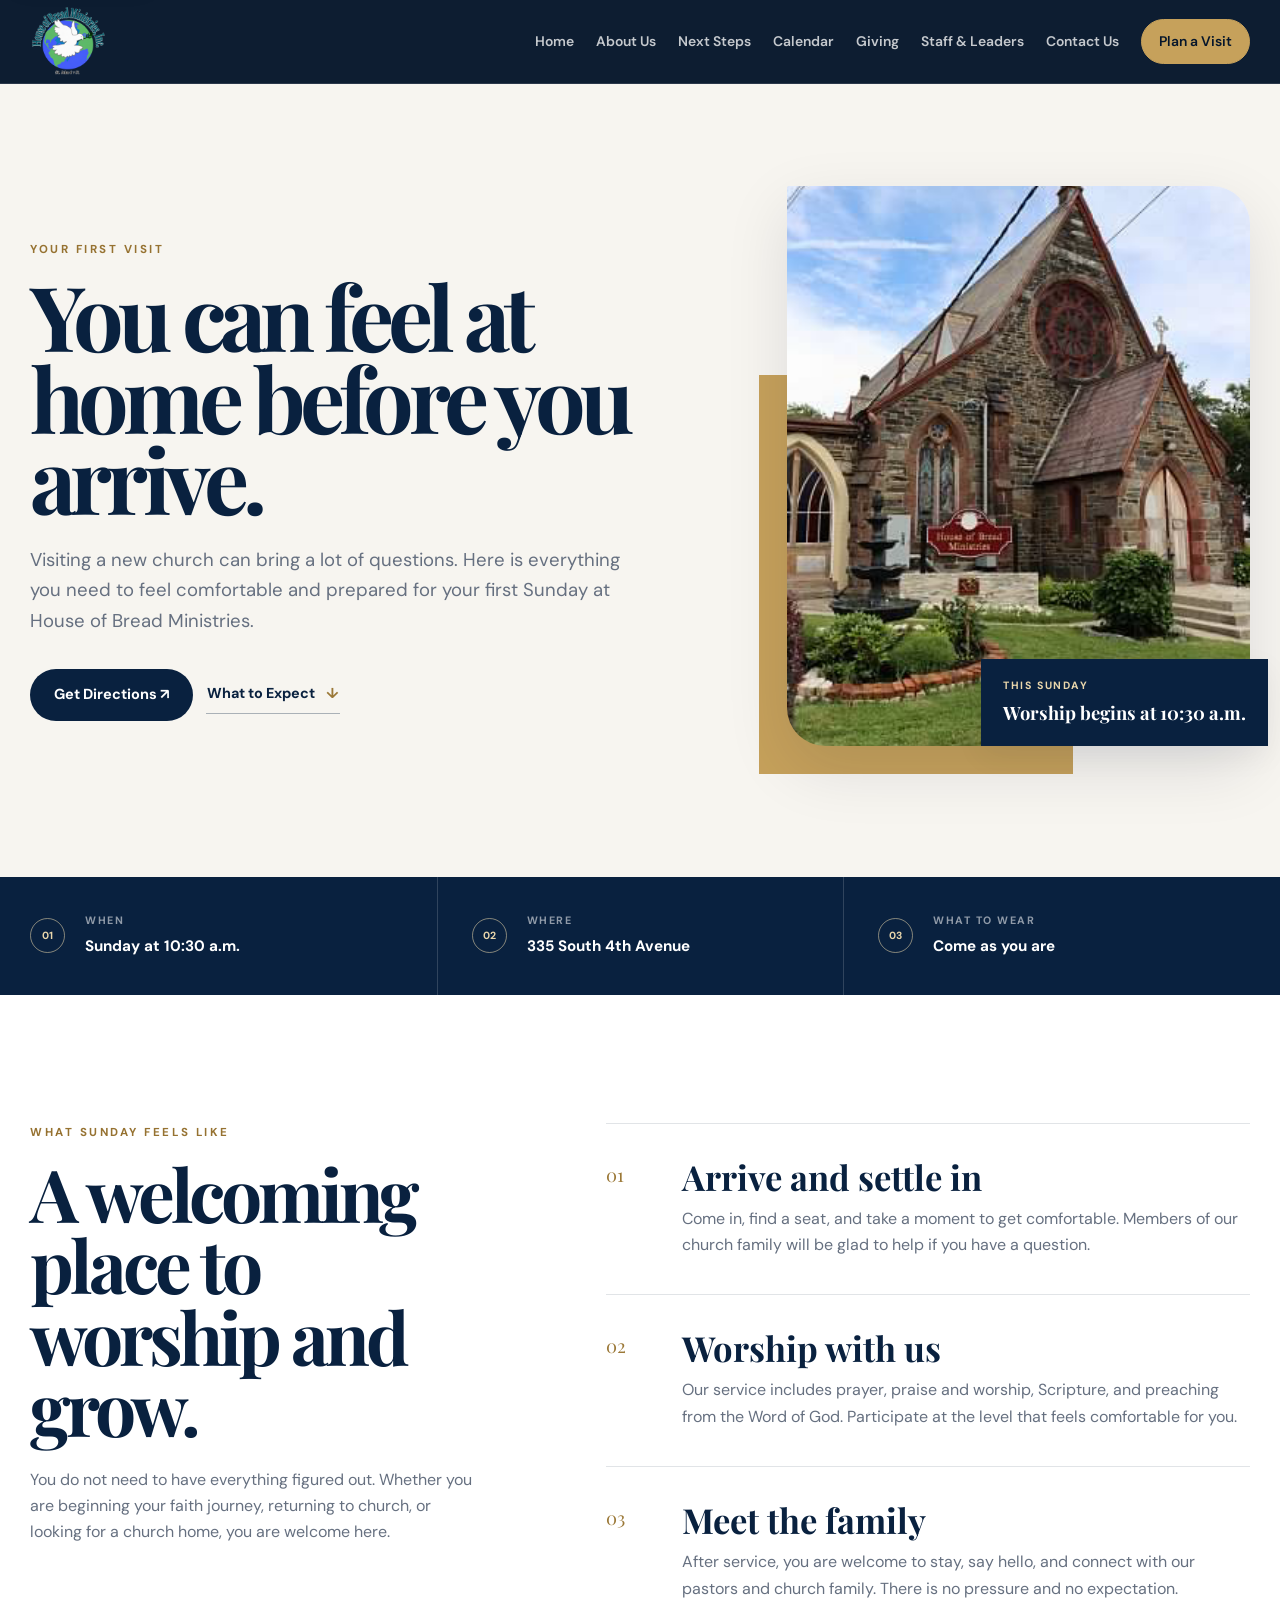
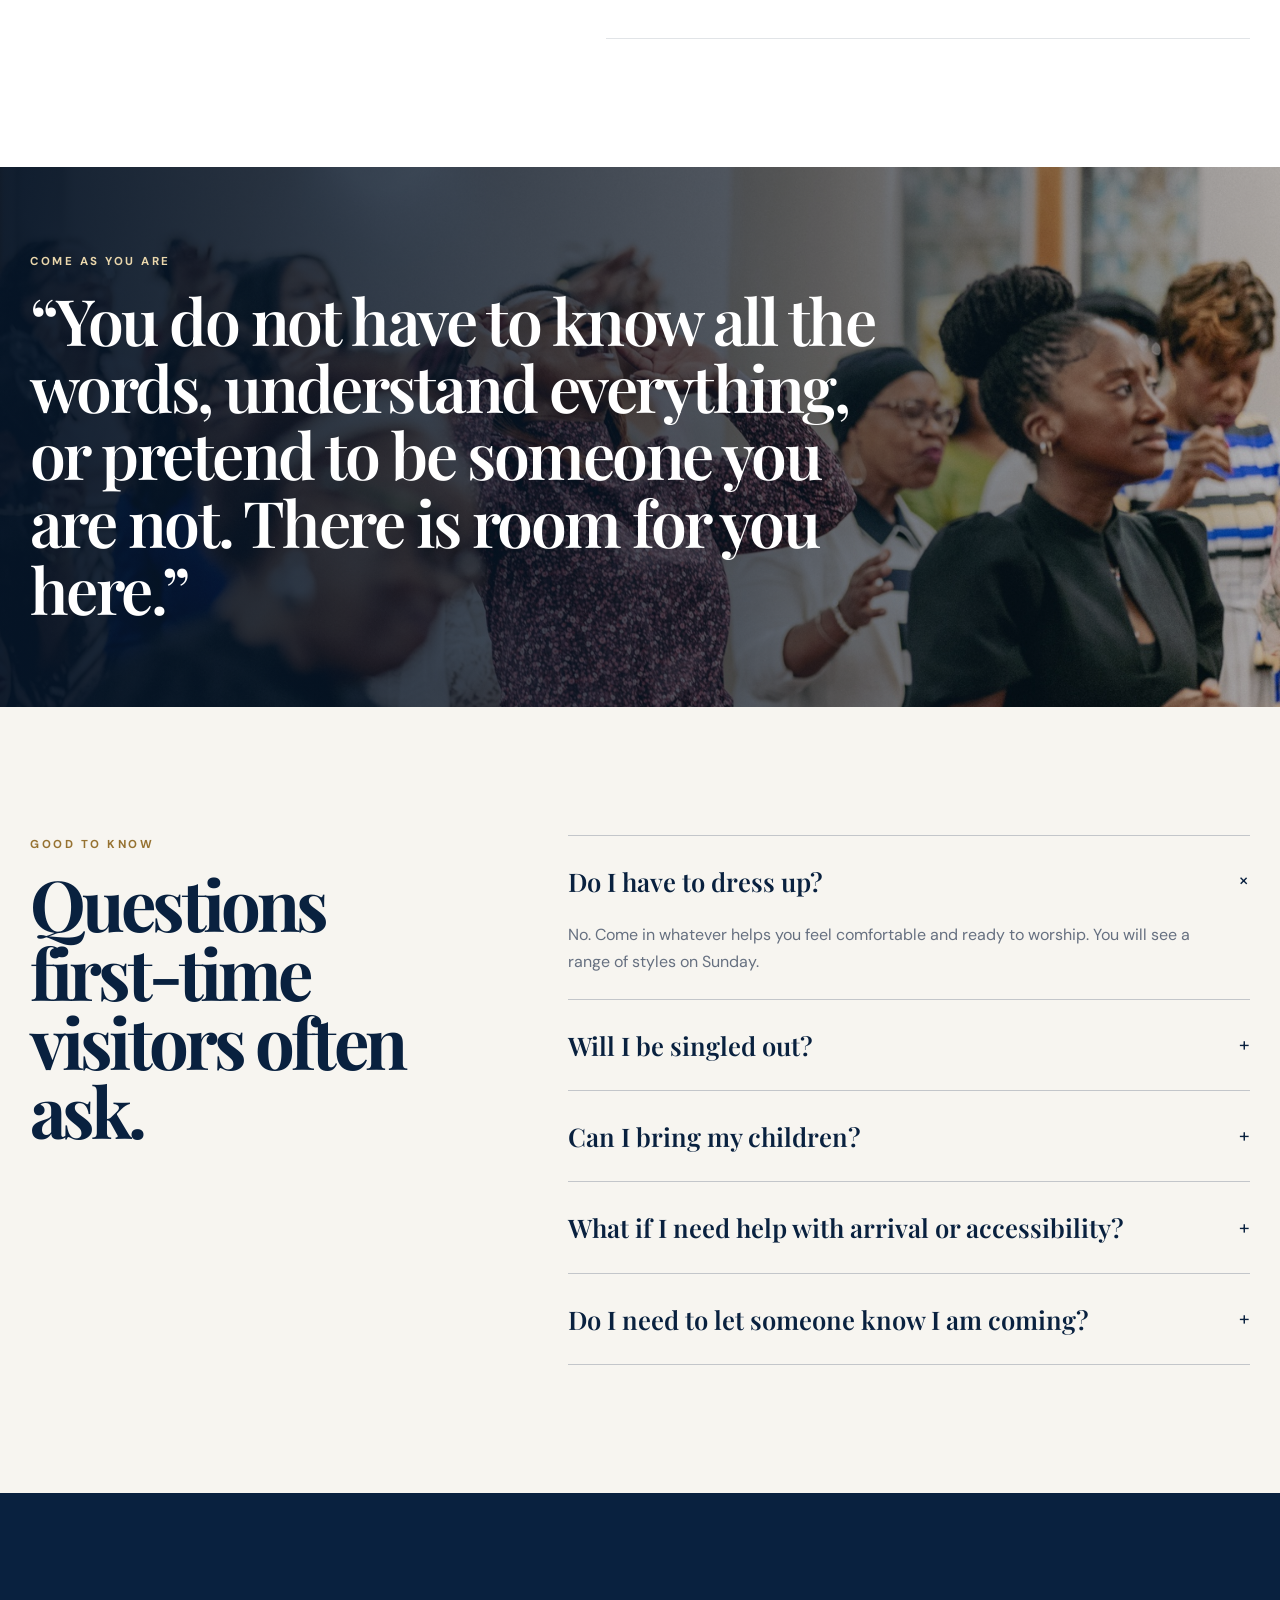
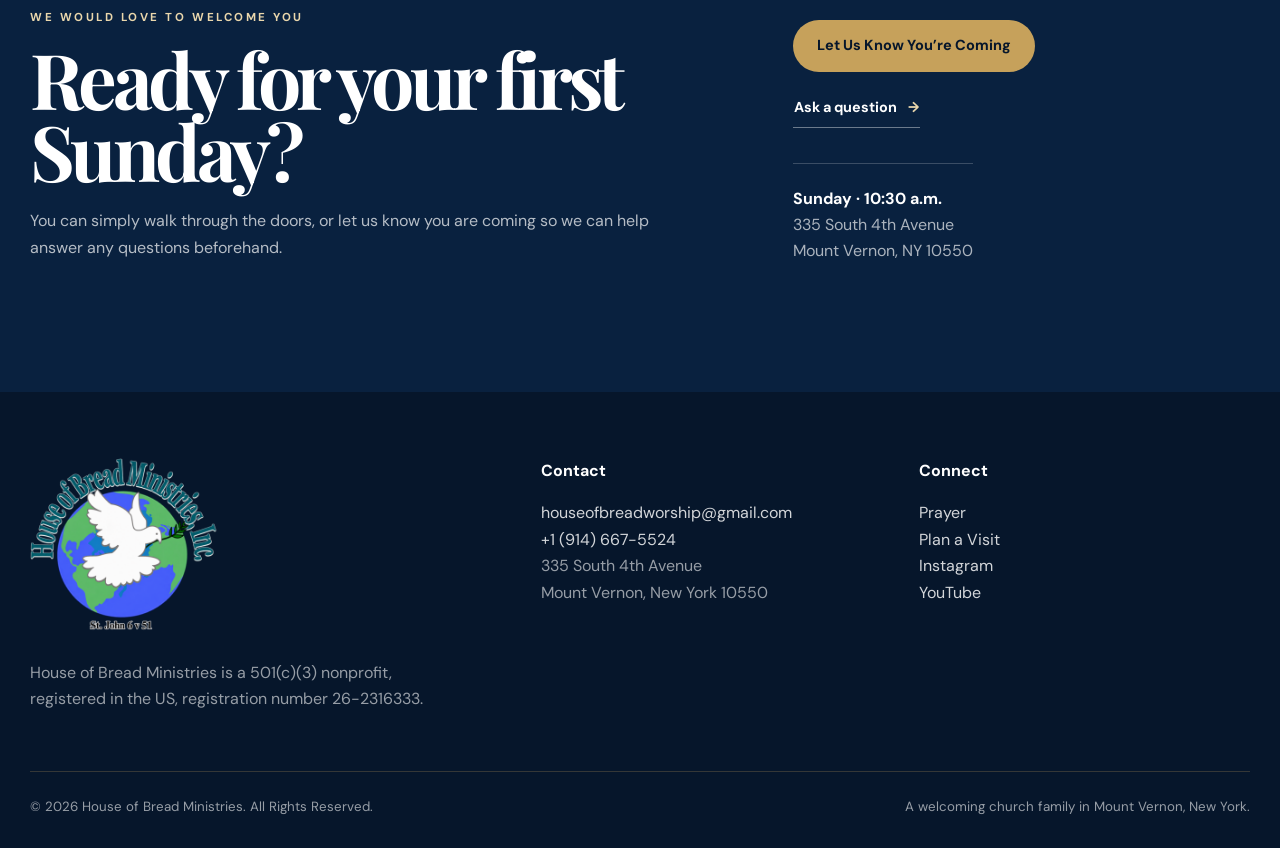
<file: plan-your-visit.html>
<!doctype html>
<html lang="en">
<head>
  <meta charset="utf-8">
  <meta name="viewport" content="width=device-width,initial-scale=1">
  <meta name="description" content="Plan your first visit to House of Bread Ministries in Mount Vernon, New York. Learn what to expect, when we meet, and how to find us.">
  <meta name="theme-color" content="#09213f">
  <title>Plan Your Visit | House of Bread Ministries</title>
  <link rel="stylesheet" href="assets/css/styles.css?v=mobile-native-14">
</head>
<body data-page="visit" class="visit-page">
<div id="siteHeader"></div>
<main id="main">
  <section class="visit-welcome">
    <div class="container visit-welcome-grid">
      <div class="visit-welcome-copy">
        <p class="eyebrow">Your first visit</p>
        <h1>You can feel at home before you arrive.</h1>
        <p>Visiting a new church can bring a lot of questions. Here is everything you need to feel comfortable and prepared for your first Sunday at House of Bread Ministries.</p>
        <div class="actions">
          <a class="btn btn-navy" href="https://maps.google.com/?q=335+South+4th+Avenue+Mount+Vernon+NY+10550" target="_blank" rel="noopener">Get Directions ↗</a>
          <a class="signature-link" href="#what-to-expect">What to Expect <span>↓</span></a>
        </div>
      </div>
      <div class="visit-welcome-image">
        <img src="assets/images/church-building-tall.png" alt="House of Bread Ministries church building in Mount Vernon">
        <p><span>This Sunday</span><strong>Worship begins at 10:30 a.m.</strong></p>
      </div>
    </div>
  </section>

  <section class="visit-facts" aria-label="Service details">
    <div class="container visit-facts-grid">
      <div><span>01</span><p><small>When</small><strong>Sunday at 10:30 a.m.</strong></p></div>
      <div><span>02</span><p><small>Where</small><strong>335 South 4th Avenue</strong></p></div>
      <div><span>03</span><p><small>What to wear</small><strong>Come as you are</strong></p></div>
    </div>
  </section>

  <section class="visit-expect" id="what-to-expect">
    <div class="container visit-expect-grid">
      <div class="visit-expect-heading">
        <p class="eyebrow">What Sunday feels like</p>
        <h2>A welcoming place to worship and grow.</h2>
        <p>You do not need to have everything figured out. Whether you are beginning your faith journey, returning to church, or looking for a church home, you are welcome here.</p>
      </div>
      <div class="visit-steps">
        <article>
          <span>01</span>
          <div><h3>Arrive and settle in</h3><p>Come in, find a seat, and take a moment to get comfortable. Members of our church family will be glad to help if you have a question.</p></div>
        </article>
        <article>
          <span>02</span>
          <div><h3>Worship with us</h3><p>Our service includes prayer, praise and worship, Scripture, and preaching from the Word of God. Participate at the level that feels comfortable for you.</p></div>
        </article>
        <article>
          <span>03</span>
          <div><h3>Meet the family</h3><p>After service, you are welcome to stay, say hello, and connect with our pastors and church family. There is no pressure and no expectation.</p></div>
        </article>
      </div>
    </div>
  </section>

  <section class="visit-heart">
    <img src="assets/images/worship-community.jpeg" alt="The House of Bread Ministries church family worshiping together">
    <div class="visit-heart-overlay"></div>
    <div class="container visit-heart-copy">
      <p class="eyebrow eyebrow-light">Come as you are</p>
      <blockquote>“You do not have to know all the words, understand everything, or pretend to be someone you are not. There is room for you here.”</blockquote>
    </div>
  </section>

  <section class="visit-questions">
    <div class="container visit-questions-grid">
      <div>
        <p class="eyebrow">Good to know</p>
        <h2>Questions first-time visitors often ask.</h2>
      </div>
      <div class="visit-accordion">
        <details open>
          <summary>Do I have to dress up?<span>+</span></summary>
          <p>No. Come in whatever helps you feel comfortable and ready to worship. You will see a range of styles on Sunday.</p>
        </details>
        <details>
          <summary>Will I be singled out?<span>+</span></summary>
          <p>No. You are welcome to participate at your own comfort level. We want you to feel welcomed, never pressured.</p>
        </details>
        <details>
          <summary>Can I bring my children?<span>+</span></summary>
          <p>Yes. Children, young people, and families are welcome to worship with us.</p>
        </details>
        <details>
          <summary>What if I need help with arrival or accessibility?<span>+</span></summary>
          <p>Contact us before your visit and our church family will help you plan the easiest arrival for your needs.</p>
        </details>
        <details>
          <summary>Do I need to let someone know I am coming?<span>+</span></summary>
          <p>Not at all. You can simply come on Sunday. If you would like us to expect you or answer a question beforehand, the optional form below is available.</p>
        </details>
      </div>
    </div>
  </section>

  <section class="visit-ready">
    <div class="container visit-ready-grid">
      <div>
        <p class="eyebrow eyebrow-light">We would love to welcome you</p>
        <h2>Ready for your first Sunday?</h2>
        <p>You can simply walk through the doors, or let us know you are coming so we can help answer any questions beforehand.</p>
      </div>
      <div class="visit-ready-actions">
        <a class="btn btn-gold js-action" data-action="planVisitForm" href="#">Let Us Know You’re Coming</a>
        <a class="signature-link signature-link-light" href="contact-us.html">Ask a question <span>→</span></a>
        <p><strong>Sunday · 10:30 a.m.</strong><br>335 South 4th Avenue<br>Mount Vernon, NY 10550</p>
      </div>
    </div>
  </section>
</main>
<div id="siteFooter"></div>
<script src="assets/js/site-data.js"></script>
<script src="assets/js/content-loader.js"></script>
<script src="assets/js/components.js?v=mobile-native-14"></script>
</body>
</html>
</file>
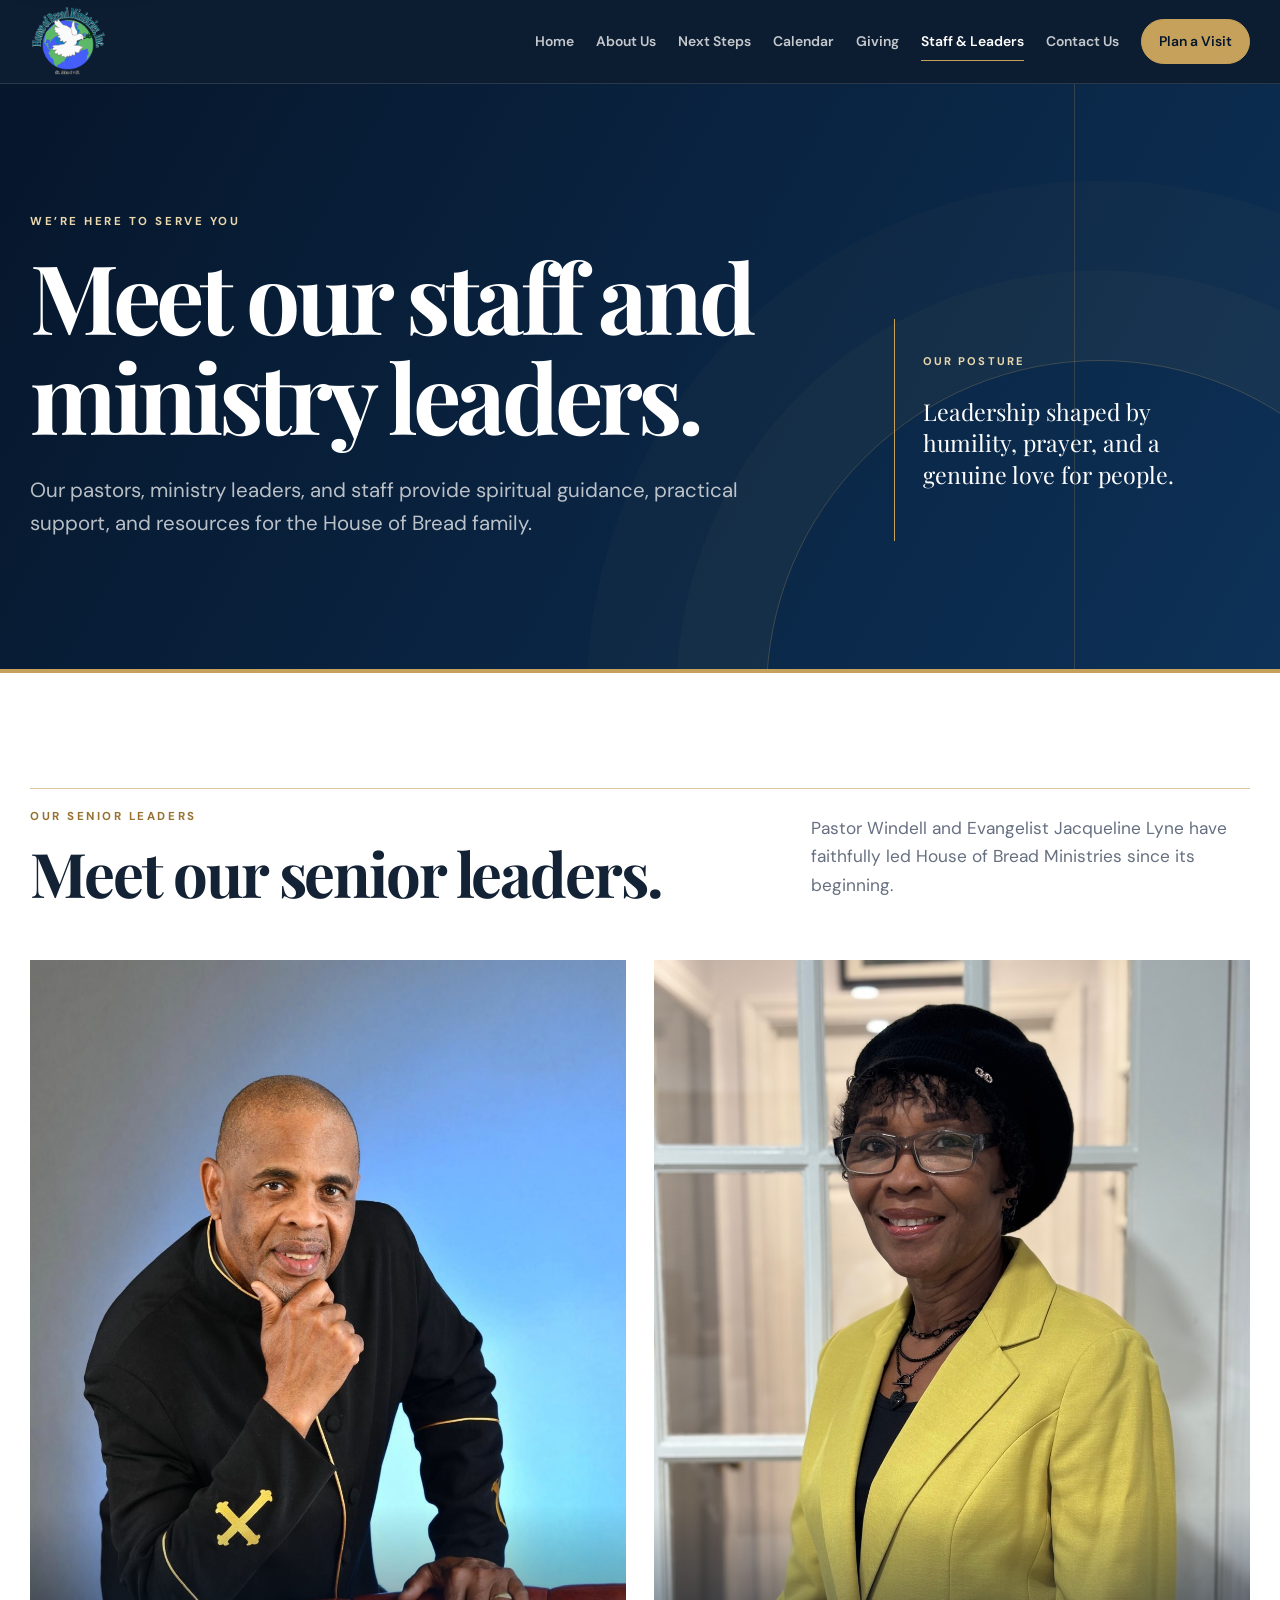
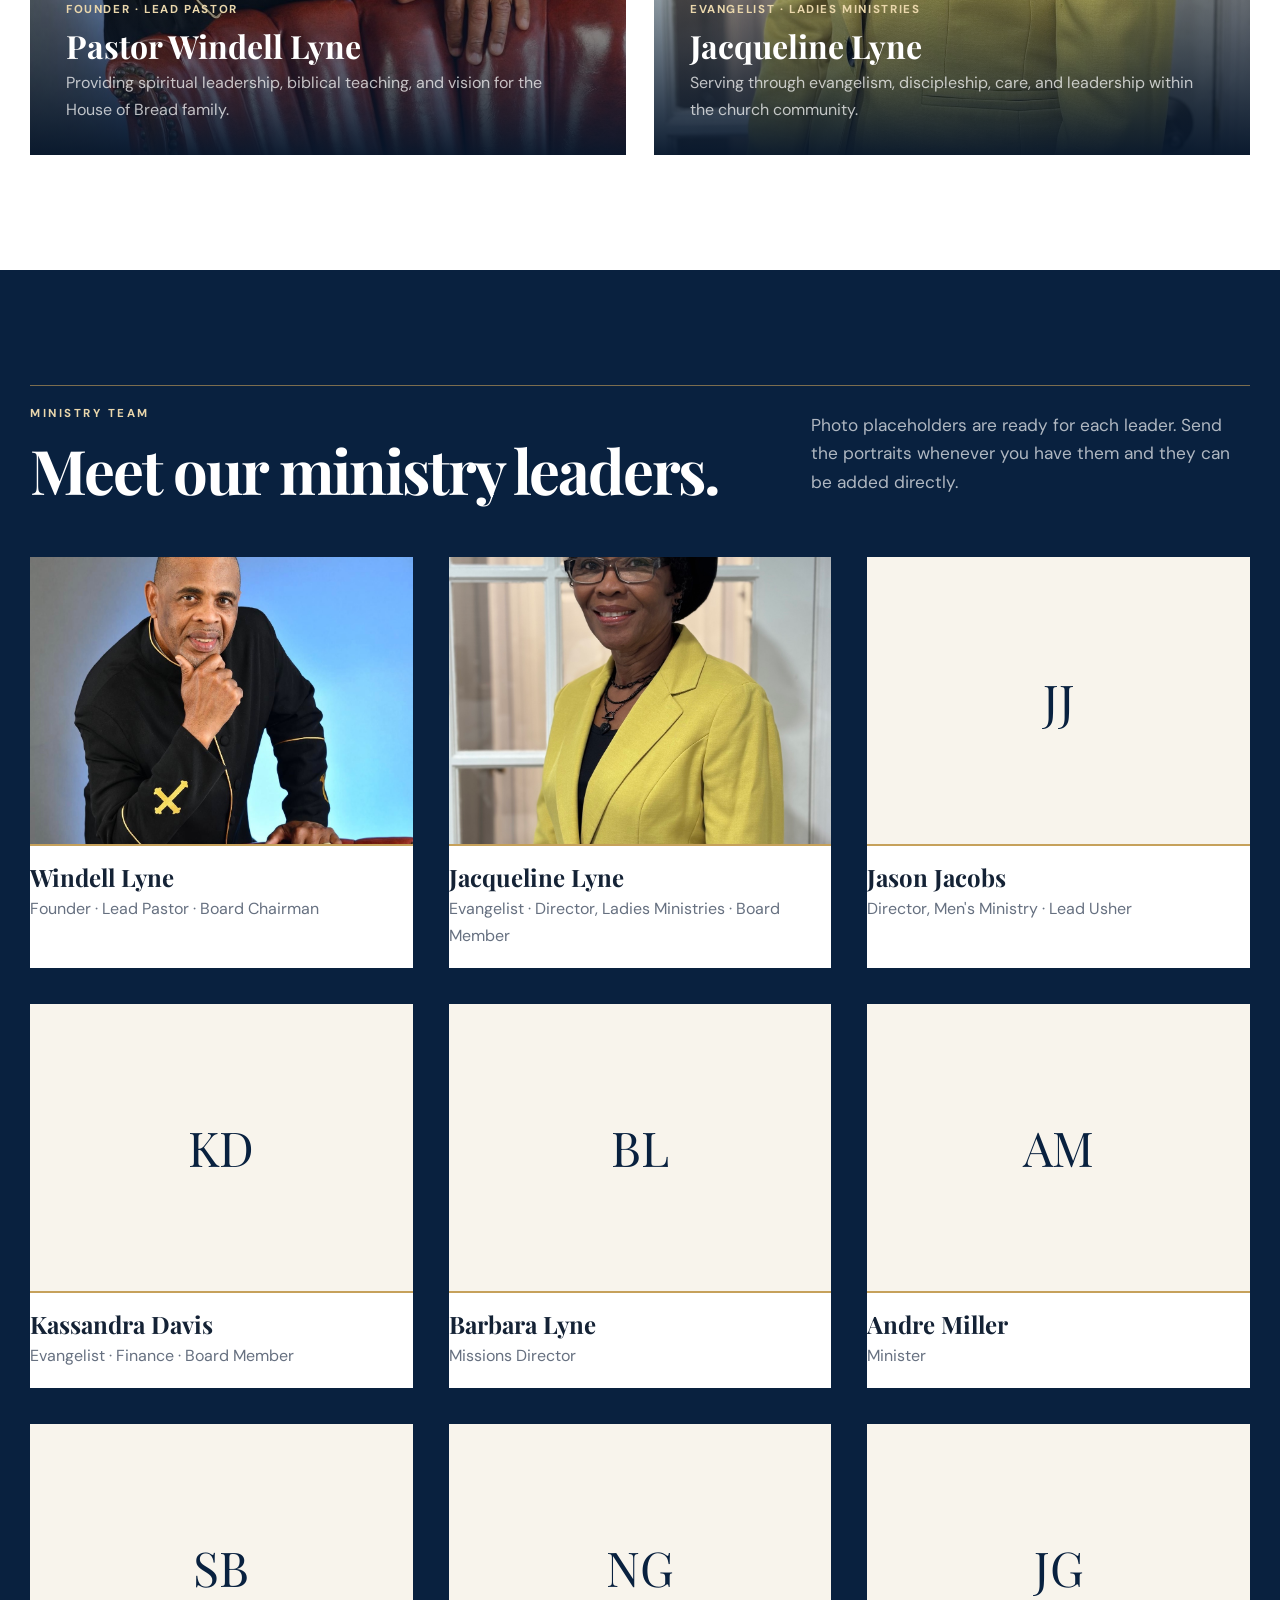
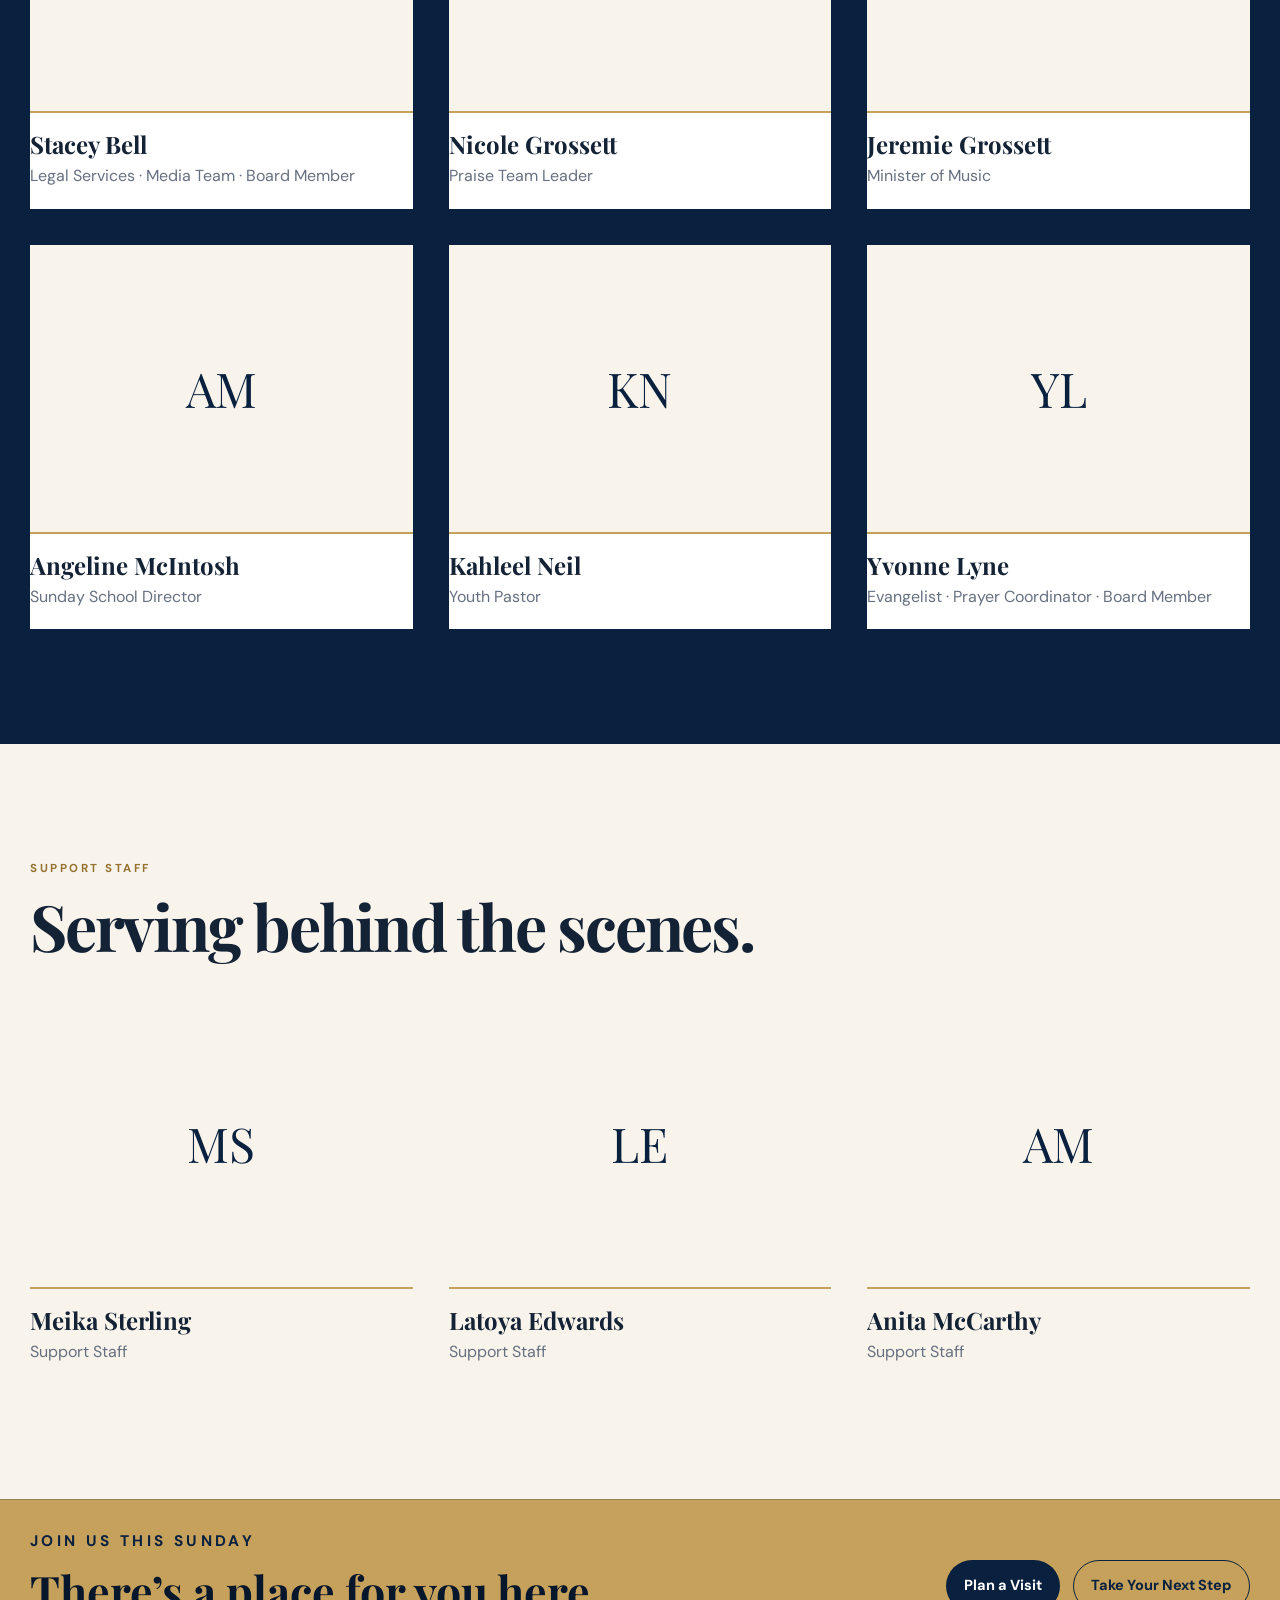
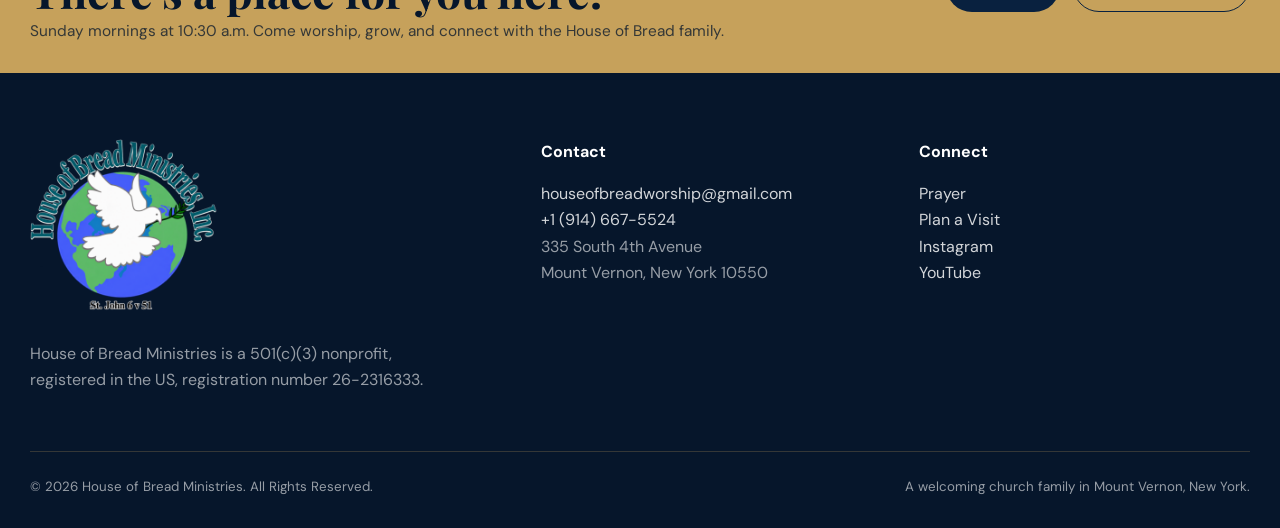
<file: staff-leaders.html>
<!doctype html>
<html lang="en"><head><meta charset="utf-8"><meta name="viewport" content="width=device-width,initial-scale=1"><meta name="description" content="Meet the pastors and ministry leaders of House of Bread Ministries."><title>Staff & Leaders | House of Bread Ministries</title><link rel="stylesheet" href="assets/css/styles.css?v=mobile-native-14"></head>
<body data-page="staff"><div id="siteHeader"></div><main id="main">
<section class="inner-hero inner-hero-leaders"><div class="container inner-hero-grid"><div><p class="eyebrow eyebrow-light">We’re here to serve you</p><h1>Meet our staff and ministry leaders.</h1><p class="inner-lede">Our pastors, ministry leaders, and staff provide spiritual guidance, practical support, and resources for the House of Bread family.</p></div><div class="hero-verse"><span>Our posture</span><p>Leadership shaped by humility, prayer, and a genuine love for people.</p></div></div></section>
<section class="section lead-pastors"><div class="container"><div class="section-heading-row"><div><p class="eyebrow">Our senior leaders</p><h2 class="display-title">Meet our senior leaders.</h2></div><p>Pastor Windell and Evangelist Jacqueline Lyne have faithfully led House of Bread Ministries since its beginning.</p></div><div class="pastor-duo"><article><img src="assets/images/pastor-windell.jpeg" alt="Pastor Windell Lyne"><div><span>Founder · Lead Pastor</span><h3>Pastor Windell Lyne</h3><p>Providing spiritual leadership, biblical teaching, and vision for the House of Bread family.</p></div></article><article><img src="assets/images/evangelist-jacqueline.jpeg" alt="Evangelist Jacqueline Lyne"><div><span>Evangelist · Ladies Ministries</span><h3>Jacqueline Lyne</h3><p>Serving through evangelism, discipleship, care, and leadership within the church community.</p></div></article></div></div></section>
<section class="section ministry-leaders"><div class="container"><div class="section-heading-row"><div><p class="eyebrow eyebrow-light">Ministry team</p><h2 class="display-title">Meet our ministry leaders.</h2></div><p>Photo placeholders are ready for each leader. Send the portraits whenever you have them and they can be added directly.</p></div><div class="leader-grid" id="leaderGrid"></div></div></section>
<section class="section support-section"><div class="container"><p class="eyebrow">Support staff</p><h2 class="display-title">Serving behind the scenes.</h2><div class="leader-grid" id="supportGrid"></div></div></section>
</main><div id="siteFooter"></div><script src="assets/js/site-data.js"></script><script src="assets/js/content-loader.js"></script><script src="assets/js/components.js?v=mobile-native-14"></script><script src="assets/js/staff.js"></script></body></html>
</file>
<file: assets/css/styles.css>
@import url('https://fonts.googleapis.com/css2?family=DM+Sans:wght@400;500;600;700&family=Playfair+Display:ital,wght@0,600;0,700;1,600&display=swap');

:root {
  --navy: #09213f;
  --navy-deep: #06162b;
  --navy-soft: #173a61;
  --gold: #c6a15b;
  --gold-light: #ead7ac;
  --cream: #f8f4ec;
  --white: #ffffff;
  --ink: #142235;
  --muted: #667080;
  --green: #536d5a;
  --line: rgba(9,33,63,.12);
  --shadow: 0 26px 70px rgba(6,22,43,.13);
  --shadow-soft: 0 12px 35px rgba(6,22,43,.08);
  --radius: 20px;
  --max: 1220px;
}

* { box-sizing: border-box; }
html { scroll-behavior: smooth; }
body { margin: 0; color: var(--ink); background: var(--white); font-family: "DM Sans", sans-serif; line-height: 1.65; -webkit-font-smoothing: antialiased; }
img { display: block; max-width: 100%; }
a { color: inherit; text-decoration: none; }
button, input, textarea, select { font: inherit; }
button { cursor: pointer; }
.container { width: min(calc(100% - 44px), var(--max)); margin-inline: auto; }
.section { padding: clamp(82px, 9vw, 132px) 0; }
.section-sm { padding: 62px 0; }
.eyebrow { margin: 0 0 15px; color: #967231; font-size: .72rem; font-weight: 700; letter-spacing: .22em; text-transform: uppercase; }
.eyebrow-light { color: var(--gold-light) !important; }
h1, h2, h3, .section-title, .display-title { font-family: "Playfair Display", Georgia, serif; line-height: 1.04; }
.display-title, .section-title { margin: 0; font-size: clamp(2.6rem, 5vw, 5.15rem); letter-spacing: -.035em; text-wrap: balance; }
.section-title { margin-bottom: 22px; }
.lede, .section-copy { color: var(--muted); font-size: clamp(1.03rem, 1.4vw, 1.18rem); }
.lead-paragraph { margin-top: 0; color: var(--ink); font-family: "Playfair Display", Georgia, serif; font-size: clamp(1.35rem, 2.1vw, 2rem); line-height: 1.42; }
.skip-link { position: fixed; top: -70px; left: 12px; z-index: 9999; padding: 10px 15px; border-radius: 8px; background: white; box-shadow: var(--shadow-soft); }
.skip-link:focus { top: 12px; }

.site-header { position: sticky; top: 0; z-index: 1000; border-bottom: 1px solid rgba(255,255,255,.12); background: rgba(6,22,43,.97); color: white; backdrop-filter: blur(16px); }
.nav-wrap { min-height: 82px; display: flex; align-items: center; justify-content: space-between; gap: 24px; }
.brand { min-width: 235px; display: flex; align-items: center; gap: 13px; }
.brand-mark { width: 47px; aspect-ratio: 1; display: grid; place-items: center; border: 1px solid var(--gold); border-radius: 50%; color: var(--gold-light); font-family: "Playfair Display", Georgia, serif; font-size: .76rem; font-weight: 700; letter-spacing: .06em; box-shadow: inset 0 0 0 4px rgba(198,161,91,.08); }
.brand-copy strong { display: block; font-family: "Playfair Display", Georgia, serif; font-size: 1.08rem; letter-spacing: .01em; }
.brand-copy small { display: block; color: rgba(255,255,255,.58); font-size: .7rem; }
.nav-links { display: flex; align-items: center; gap: 22px; font-size: .87rem; font-weight: 600; }
.nav-links a { position: relative; padding: 30px 0; color: rgba(255,255,255,.76); }
.nav-links a::after { content: ""; position: absolute; right: 100%; bottom: 22px; left: 0; height: 1px; background: var(--gold); transition: right .2s ease; }
.nav-links a:hover, .nav-links a.active { color: white; }
.nav-links a:hover::after, .nav-links a.active::after { right: 0; }
.nav-cta { padding: 10px 17px !important; border: 1px solid var(--gold); border-radius: 999px; background: var(--gold); color: var(--navy-deep) !important; }
.nav-cta::after { display: none; }
.menu-btn { display: none; width: 44px; height: 44px; border: 1px solid rgba(255,255,255,.23); border-radius: 50%; background: transparent; color: white; font-size: 1.3rem; }

.home-hero { min-height: 830px; position: relative; display: grid; align-items: end; overflow: hidden; background: var(--navy-deep); color: white; }
.home-hero-photo, .home-hero-shade { position: absolute; inset: 0; width: 100%; height: 100%; }
.home-hero-photo { object-fit: cover; object-position: center 42%; }
.home-hero-shade { background: linear-gradient(90deg, rgba(3,14,30,.94) 0%, rgba(3,14,30,.78) 42%, rgba(3,14,30,.24) 78%, rgba(3,14,30,.16)), linear-gradient(0deg, rgba(3,14,30,.72) 0%, transparent 55%); }
.home-hero-layout { position: relative; z-index: 2; padding: 145px 0 220px; }
.home-hero-copy { max-width: 780px; }
.home-hero h1 { margin: 0 0 28px; font-size: clamp(4.1rem, 8vw, 8.4rem); letter-spacing: -.055em; line-height: .92; }
.hero-lede { max-width: 650px; color: rgba(255,255,255,.8); font-size: clamp(1.06rem, 1.5vw, 1.24rem); }
.service-ribbon { position: absolute; right: 0; bottom: 0; left: 0; z-index: 3; border-top: 1px solid rgba(255,255,255,.17); background: rgba(6,22,43,.9); backdrop-filter: blur(14px); }
.service-ribbon-grid { min-height: 128px; display: grid; grid-template-columns: 1.25fr repeat(3, 1fr) 1.3fr; align-items: center; }
.service-ribbon-grid > * { min-height: 70px; padding: 10px 22px; display: flex; flex-direction: column; justify-content: center; border-left: 1px solid rgba(255,255,255,.14); }
.service-ribbon-grid > :first-child { padding-left: 0; border-left: 0; }
.service-ribbon-grid span { color: rgba(255,255,255,.57); font-size: .76rem; }
.service-ribbon-grid strong { color: white; font-size: .93rem; }
.service-ribbon-label span { color: var(--gold-light); font-size: .68rem; font-weight: 700; letter-spacing: .15em; text-transform: uppercase; }
.service-ribbon-label strong { margin-top: 5px; font-family: "Playfair Display", Georgia, serif; font-size: 1.25rem; }
.service-location { transition: background .2s ease; }
.service-location:hover { background: rgba(198,161,91,.1); }

.actions { display: flex; flex-wrap: wrap; align-items: center; gap: 13px; margin-top: 32px; }
.btn { min-height: 52px; display: inline-flex; align-items: center; justify-content: center; gap: 9px; padding: 13px 23px; border: 1px solid transparent; border-radius: 999px; font-size: .91rem; font-weight: 700; transition: transform .18s ease, box-shadow .18s ease, background .18s ease; }
.btn:hover { transform: translateY(-2px); box-shadow: 0 10px 28px rgba(6,22,43,.18); }
.btn-gold, .btn-light { background: var(--gold); color: var(--navy-deep); }
.btn-navy, .btn-primary { background: var(--navy); color: white; }
.btn-glass { border-color: rgba(255,255,255,.48); background: rgba(255,255,255,.08); color: white; backdrop-filter: blur(8px); }
.btn-outline-light { border-color: rgba(255,255,255,.58); color: white; }
.btn-outline { border-color: var(--navy); }
.text-link { display: inline-flex; align-items: center; gap: 10px; padding-bottom: 3px; border-bottom: 1px solid rgba(9,33,63,.25); color: var(--navy); font-size: .92rem; font-weight: 700; }
.text-link span { color: var(--gold); transition: transform .2s ease; }
.text-link:hover span { transform: translateX(4px); }

.welcome-section { background: var(--cream); }
.welcome-grid { display: grid; grid-template-columns: 1fr .9fr; gap: clamp(50px, 9vw, 125px); align-items: start; }
.welcome-heading .display-title { max-width: 610px; }
.welcome-copy { padding-top: 36px; }
.welcome-copy > p:not(.lead-paragraph) { color: var(--muted); }
.welcome-copy .text-link { margin-top: 14px; }
.photo-story-grid { margin-top: 80px; display: grid; grid-template-columns: 1.45fr .85fr; grid-template-rows: 300px 255px; gap: 22px; }
.photo-story { position: relative; overflow: hidden; margin: 0; background: var(--navy); }
.photo-story img { width: 100%; height: 100%; object-fit: cover; transition: transform .6s ease; }
.photo-story:hover img { transform: scale(1.025); }
.photo-story-main { grid-row: 1 / 3; border-radius: 3px 42px 3px 42px; }
.photo-story-secondary { border-radius: 28px 3px 28px 3px; }
.photo-story figcaption { position: absolute; right: 18px; bottom: 18px; left: 18px; padding: 12px 14px; border: 1px solid rgba(255,255,255,.25); background: rgba(6,22,43,.74); color: white; font-size: .83rem; backdrop-filter: blur(10px); }
.scripture-card { margin: 0; padding: 34px; display: flex; flex-direction: column; justify-content: center; border-radius: 3px 28px 3px 28px; background: var(--green); color: white; }
.scripture-card .scripture-mark { height: 34px; color: var(--gold-light); font-family: "Playfair Display", serif; font-size: 4.2rem; line-height: .8; }
.scripture-card p { margin: 12px 0 16px; font-family: "Playfair Display", serif; font-size: 1.25rem; line-height: 1.35; }
.scripture-card cite { color: rgba(255,255,255,.66); font-size: .76rem; font-style: normal; letter-spacing: .12em; text-transform: uppercase; }

.visit-section { background: white; }
.visit-grid { display: grid; grid-template-columns: 1fr 1fr; gap: clamp(55px, 8vw, 110px); align-items: center; }
.visit-photo-wrap { position: relative; padding: 0 0 32px 32px; }
.visit-photo-wrap::before { content: ""; position: absolute; bottom: 0; left: 0; width: 54%; height: 65%; background: var(--gold-light); }
.visit-photo-wrap img { width: 100%; min-height: 600px; position: relative; object-fit: cover; border-radius: 42px 3px 42px 3px; box-shadow: var(--shadow); }
.visit-photo-note { position: absolute; right: -16px; bottom: 0; padding: 18px 24px; border-top: 3px solid var(--gold); background: var(--navy); color: white; box-shadow: var(--shadow-soft); }
.visit-photo-note span, .visit-photo-note strong { display: block; }
.visit-photo-note span { color: var(--gold-light); font-size: .69rem; letter-spacing: .12em; text-transform: uppercase; }
.visit-photo-note strong { margin-top: 4px; font-family: "Playfair Display", serif; }
.visit-content .display-title { font-size: clamp(2.7rem, 4.4vw, 4.55rem); }
.visit-content .section-copy { margin-top: 27px; }
.visit-points { margin-top: 30px; display: grid; gap: 0; border-top: 1px solid var(--line); }
.visit-points > div { padding: 18px 0; display: grid; grid-template-columns: 48px 1fr; gap: 10px; border-bottom: 1px solid var(--line); }
.visit-points p { margin: 0; color: var(--muted); }
.visit-points strong { color: var(--navy); }
.point-number { color: #98763a; font-family: "Playfair Display", serif; font-size: 1.05rem; }

.pastor-section { position: relative; overflow: hidden; background: var(--navy); color: white; }
.pastor-section::after { content: ""; position: absolute; right: -160px; bottom: -250px; width: 650px; height: 650px; border: 1px solid rgba(198,161,91,.2); border-radius: 50%; box-shadow: 0 0 0 90px rgba(198,161,91,.025), 0 0 0 180px rgba(198,161,91,.02); }
.pastor-layout { position: relative; z-index: 1; display: grid; grid-template-columns: .9fr 1.1fr; gap: clamp(55px, 9vw, 120px); align-items: center; }
.pastor-copy .display-title { margin-bottom: 28px; font-size: clamp(2.7rem, 4.6vw, 4.8rem); font-style: italic; }
.pastor-copy > p:not(.eyebrow) { color: rgba(255,255,255,.73); }
.pastor-signature { margin: 26px 0 30px; display: grid; }
.pastor-signature strong { font-family: "Playfair Display", serif; font-size: 1.28rem; }
.pastor-signature span { color: var(--gold-light); font-size: .78rem; }
.pastor-portrait-stack { min-height: 650px; position: relative; }
.pastor-main { width: 78%; height: 610px; object-fit: cover; object-position: center 18%; border-radius: 3px 42px 3px 42px; box-shadow: 0 30px 80px rgba(0,0,0,.27); }
.pastor-second { width: 44%; position: absolute; right: 0; bottom: 0; padding: 9px; background: white; color: var(--navy); box-shadow: var(--shadow); }
.pastor-second img { width: 100%; aspect-ratio: 4 / 5; object-fit: cover; object-position: center 12%; }
.pastor-second span { display: block; padding: 10px 8px 6px; font-family: "Playfair Display", serif; font-size: .95rem; }

.events-section { background: var(--cream); }
.section-heading-row { display: flex; align-items: end; justify-content: space-between; gap: 30px; }
.section-heading-row .display-title { font-size: clamp(2.7rem, 4.8vw, 4.8rem); }
.event-grid { margin-top: 55px; display: grid; grid-template-columns: repeat(3, 1fr); gap: 18px; }
.event-card { min-height: 250px; padding: 28px; display: grid; grid-template-columns: auto 1fr auto; gap: 20px; align-items: start; border: 1px solid var(--line); border-radius: var(--radius); background: white; box-shadow: var(--shadow-soft); transition: transform .2s ease, border-color .2s ease; }
.event-card:hover { transform: translateY(-5px); border-color: rgba(198,161,91,.6); }
.event-card > a { color: var(--gold); font-size: 1.4rem; }
.event-day { width: 50px; height: 50px; display: grid; place-items: center; border-radius: 50%; background: var(--navy); color: white; font-size: .7rem; font-weight: 700; letter-spacing: .08em; }
.event-type { margin: 0 0 13px; color: #98763a !important; font-size: .69rem; font-weight: 700; letter-spacing: .15em; text-transform: uppercase; }
.event-card h3 { margin: 0 0 13px; color: var(--navy); font-size: 1.55rem; }
.event-card p { color: var(--muted); }

.watch-section { background: white; }
.watch-grid { display: grid; grid-template-columns: 1.2fr .8fr; gap: clamp(55px, 8vw, 105px); align-items: center; }
.watch-art { min-height: 540px; position: relative; overflow: hidden; border-radius: 42px 3px 42px 3px; }
.watch-art img { width: 100%; height: 100%; position: absolute; object-fit: cover; }
.watch-art::after { content: ""; position: absolute; inset: 0; background: linear-gradient(0deg, rgba(6,22,43,.45), transparent 55%); }
.play-button { width: 92px; height: 92px; position: absolute; z-index: 2; top: 50%; left: 50%; display: grid; place-items: center; border: 1px solid rgba(255,255,255,.55); border-radius: 50%; background: rgba(255,255,255,.9); color: var(--navy); transform: translate(-50%,-50%); box-shadow: var(--shadow); }
.play-button span { margin-left: 5px; }
.watch-copy .display-title { font-size: clamp(2.7rem, 4.5vw, 4.7rem); }
.watch-copy .section-copy { margin: 27px 0; }

.next-steps-strip { padding: 74px 0; background: var(--green); color: white; }
.next-steps-grid { display: grid; grid-template-columns: .9fr 1.1fr; gap: 70px; align-items: center; }
.next-steps-grid h2 { margin: 0; font-size: clamp(2.3rem,4vw,4rem); }
.next-step-links { display: grid; }
.next-step-links a { padding: 15px 0; display: flex; justify-content: space-between; border-bottom: 1px solid rgba(255,255,255,.2); font-family: "Playfair Display", serif; font-size: 1.15rem; }
.next-step-links a:first-child { border-top: 1px solid rgba(255,255,255,.2); }
.next-step-links span { color: var(--gold-light); }

.page-hero { position: relative; overflow: hidden; padding: 110px 0 82px; border-bottom: 1px solid rgba(255,255,255,.12); background: linear-gradient(135deg, var(--navy) 0 62%, var(--navy-soft) 62% 100%); color: white; }
.page-hero::after { content: ""; position: absolute; right: 8%; bottom: -180px; width: 360px; height: 360px; border: 1px solid rgba(198,161,91,.25); border-radius: 50%; }
.page-hero h1 { max-width: 980px; margin: 0 0 20px; font-size: clamp(3.3rem, 6.5vw, 6.8rem); letter-spacing: -.045em; }
.page-hero .lede { margin: 0; color: rgba(255,255,255,.72); }
.page-hero .eyebrow { color: var(--gold-light); }
.split { display: grid; grid-template-columns: 1fr 1fr; align-items: center; gap: clamp(50px, 8vw, 105px); }
.split.reverse > :first-child { order: 2; }
.feature-image { width: 100%; aspect-ratio: 4 / 3; object-fit: cover; border-radius: 3px 38px 3px 38px; background: var(--cream); box-shadow: var(--shadow); }
.split:not(.reverse) .feature-image { border-radius: 38px 3px 38px 3px; }
.content p { color: var(--muted); }
.band { position: relative; overflow: hidden; background: var(--navy); color: white; }
.band .lede { color: rgba(255,255,255,.72); }
.cards { margin-top: 40px; display: grid; grid-template-columns: repeat(4, 1fr); gap: 18px; }
.card { min-height: 230px; position: relative; overflow: hidden; padding: 28px; border: 1px solid var(--line); border-radius: var(--radius); background: white; box-shadow: var(--shadow-soft); }
.card::before { content: ""; position: absolute; top: 0; right: 0; left: 0; height: 3px; background: linear-gradient(90deg,var(--gold),var(--green)); }
.card h3 { margin: 0 0 12px; color: var(--navy); font-size: 1.55rem; }
.card p { color: var(--muted); }
.card-link { color: #98763a; font-weight: 700; }
.value-grid { margin-top: 38px; display: grid; grid-template-columns: repeat(3,1fr); gap: 18px; }
.value { padding: 27px 22px; border-top: 3px solid var(--gold); background: var(--cream); }
.value-num { color: #98763a; font-weight: 700; }
.value h3 { margin: 8px 0; font-size: 1.6rem; }
.value p { color: var(--muted); }
.accordion { border-top: 1px solid var(--line); }
.accordion-item { border-bottom: 1px solid var(--line); }
.accordion-btn { width: 100%; padding: 24px 4px; display: flex; justify-content: space-between; border: 0; background: transparent; color: var(--navy); text-align: left; font-family: "Playfair Display",serif; font-size: 1.4rem; }
.accordion-panel { max-height: 0; overflow: hidden; transition: max-height .25s ease; }
.accordion-panel-inner { padding: 0 34px 26px 4px; color: var(--muted); }
.scripture-refs { display: block; margin-top: 10px; color: #98763a; font-weight: 700; }
.leader-grid { margin-top: 40px; display: grid; grid-template-columns: repeat(3,1fr); gap: 22px; }
.leader-card { overflow: hidden; border: 1px solid var(--line); border-radius: var(--radius); background: white; box-shadow: var(--shadow-soft); }
.leader-photo, .leader-photo-img { width: 100%; aspect-ratio: 4 / 3; display: grid; place-items: center; object-fit: cover; background: var(--cream); color: var(--navy); font-family: "Playfair Display",serif; font-size: 3rem; }
.leader-body { padding: 24px; border-top: 3px solid var(--gold); }
.leader-body h3 { margin: 0 0 6px; font-size: 1.5rem; }
.leader-body p { margin: 0; color: var(--muted); }
.contact-grid { display: grid; grid-template-columns: .9fr 1.1fr; gap: 65px; }
.contact-list { display: grid; gap: 18px; }
.contact-item { padding-bottom: 20px; border-bottom: 1px solid var(--line); }
.contact-item small { display: block; color: #98763a; font-weight: 700; }
.giving-grid { margin-top: 38px; display: grid; grid-template-columns: repeat(3,1fr); gap: 20px; }
.give-card { padding: 30px; border: 1px solid var(--line); border-radius: var(--radius); background: var(--cream); }
.give-card h3 { margin-top: 0; font-size: 1.65rem; }
.give-card p { color: var(--muted); }
.calendar-toolbar { margin: 30px 0 18px; display: flex; align-items: center; justify-content: space-between; flex-wrap: wrap; gap: 14px; }
.calendar-actions { display: flex; gap: 8px; }
.icon-btn { padding: 9px 15px; border: 1px solid var(--line); border-radius: 999px; background: white; color: var(--navy); font-weight: 700; }
.week-grid { display: grid; grid-template-columns: repeat(7,minmax(130px,1fr)); overflow: auto; border: 1px solid var(--line); border-radius: var(--radius); background: white; box-shadow: var(--shadow-soft); }
.day-column { min-height: 340px; padding: 14px; border-right: 1px solid var(--line); }
.day-column:last-child { border-right: 0; }
.day-head { padding-bottom: 12px; margin-bottom: 12px; border-bottom: 1px solid var(--line); }
.day-head strong { display: block; }
.day-head span { color: var(--muted); font-size: .85rem; }
.event-pill { padding: 10px 11px; margin-bottom: 10px; border-left: 4px solid var(--gold); border-radius: 8px; background: var(--cream); font-size: .86rem; }
.event-pill strong { display: block; }

.footer-cta { position: relative; overflow: hidden; background: var(--gold); color: var(--navy-deep); }
.footer-cta .eyebrow { color: var(--navy) !important; }
.footer-cta p { color: rgba(6,22,43,.76) !important; }
.footer-cta-inner { display: grid; grid-template-columns: 1fr auto; align-items: center; gap: 40px; }
.footer-cta h2 { margin: 0 0 12px; font-size: clamp(2.3rem,4.4vw,4.7rem); }
.footer-cta .btn-light { background: var(--navy); color: white; }
.footer-cta .btn-outline-light { border-color: var(--navy); color: var(--navy); }
.site-footer { padding: 66px 0 30px; background: var(--navy-deep); color: white; }
.footer-grid { display: grid; grid-template-columns: 1.4fr 1fr 1fr; gap: 48px; }
.site-footer a { color: rgba(255,255,255,.82); }
.site-footer p, .site-footer small { color: rgba(255,255,255,.58); }
.footer-bottom { margin-top: 42px; padding-top: 24px; display: flex; justify-content: space-between; flex-wrap: wrap; gap: 20px; border-top: 1px solid rgba(198,161,91,.24); }
.site-footer .footer-bottom a { color: rgba(255,255,255,.7); text-decoration: underline; }

.modal { display: none; position: fixed; inset: 0; z-index: 2000; padding: 18px; overflow-y: auto; background: rgba(3,14,29,.78); backdrop-filter: blur(7px); }
.modal.open { display: grid; place-items: center; }
.modal-card { width: min(100%,620px); padding: 32px; border-top: 4px solid var(--gold); border-radius: var(--radius); background: white; box-shadow: var(--shadow); }
.modal-head { display: flex; align-items: start; justify-content: space-between; gap: 20px; }
.modal-head h2 { margin: 0; font-size: 2.3rem; }
.modal-close { border: 0; background: transparent; color: var(--navy); font-size: 1.6rem; }
.form-grid { margin-top: 20px; display: grid; grid-template-columns: 1fr 1fr; gap: 14px; }
.field { display: grid; gap: 6px; }
.field.full { grid-column: 1/-1; }
.field label { font-size: .85rem; font-weight: 700; }
.field input, .field textarea, .field select { padding: 12px 13px; border: 1px solid var(--line); border-radius: 10px; background: white; }
.field textarea { min-height: 120px; resize: vertical; }
.form-note { color: var(--muted); font-size: .85rem; }
.notice { padding: 16px 18px; border: 1px solid rgba(198,161,91,.4); border-radius: 14px; background: #fff9eb; color: #5c4717; }

@media (max-width: 1060px) {
  .menu-btn { display: grid; place-items: center; }
  .nav-links { position: absolute; top: 82px; right: 0; left: 0; display: none; flex-direction: column; align-items: stretch; gap: 0; padding: 16px 22px 25px; border-bottom: 1px solid rgba(198,161,91,.34); background: var(--navy-deep); box-shadow: var(--shadow); }
  .nav-links.open { display: flex; }
  .nav-links a { padding: 13px 0; }
  .nav-links a::after { display: none; }
  .nav-cta { margin-top: 10px; text-align: center; }
  .service-ribbon-grid { grid-template-columns: repeat(4,1fr); }
  .service-ribbon-label { display: none; }
  .service-ribbon-grid > :nth-child(2) { padding-left: 0; border-left: 0; }
  .welcome-grid, .visit-grid, .pastor-layout, .watch-grid, .next-steps-grid, .split, .contact-grid, .footer-grid { grid-template-columns: 1fr; }
  .split.reverse > :first-child { order: initial; }
  .pastor-copy { max-width: 760px; }
  .pastor-portrait-stack { width: min(100%,760px); }
  .event-grid { grid-template-columns: 1fr; }
  .event-card { min-height: 0; }
  .cards { grid-template-columns: repeat(2,1fr); }
  .leader-grid, .value-grid, .giving-grid { grid-template-columns: repeat(2,1fr); }
  .footer-cta-inner { grid-template-columns: 1fr; }
}

@media (max-width: 700px) {
  .container { width: min(calc(100% - 28px),var(--max)); }
  .brand { min-width: 0; }
  .brand-copy small { display: none; }
  .section { padding: 74px 0; }
  .home-hero { min-height: 880px; }
  .home-hero-photo { object-position: 60% center; }
  .home-hero-shade { background: linear-gradient(90deg,rgba(3,14,30,.93),rgba(3,14,30,.55)),linear-gradient(0deg,rgba(3,14,30,.88),transparent 65%); }
  .home-hero-layout { padding: 105px 0 345px; }
  .home-hero h1 { font-size: clamp(3.5rem,17vw,5.2rem); }
  .service-ribbon-grid { padding: 14px 0; grid-template-columns: 1fr 1fr; }
  .service-ribbon-grid > * { min-height: 63px; padding: 8px 12px; }
  .service-ribbon-grid > :nth-child(4) { padding-left: 0; border-left: 0; border-top: 1px solid rgba(255,255,255,.12); }
  .service-ribbon-grid > :nth-child(5) { border-top: 1px solid rgba(255,255,255,.12); }
  .photo-story-grid { margin-top: 50px; display: grid; grid-template-columns: 1fr; grid-template-rows: auto; }
  .photo-story-main, .photo-story-secondary { grid-row: auto; min-height: 370px; }
  .scripture-card { min-height: 270px; }
  .visit-photo-wrap { padding: 0 0 22px 18px; }
  .visit-photo-wrap img { min-height: 460px; }
  .visit-photo-note { right: -4px; }
  .pastor-portrait-stack { min-height: 560px; }
  .pastor-main { width: 88%; height: 520px; }
  .pastor-second { width: 48%; }
  .section-heading-row { align-items: start; flex-direction: column; }
  .event-card { padding: 22px; grid-template-columns: auto 1fr; }
  .event-card > a { display: none; }
  .watch-art { min-height: 390px; }
  .next-steps-grid { gap: 42px; }
  .cards, .leader-grid, .value-grid, .giving-grid, .form-grid { grid-template-columns: 1fr; }
  .field.full { grid-column: auto; }
  .page-hero { padding: 80px 0 58px; }
  .feature-image, .split:not(.reverse) .feature-image { border-radius: 3px 26px 3px 26px; }
}

@media (prefers-reduced-motion: reduce) {
  html { scroll-behavior: auto; }
  *, *::before, *::after { transition-duration: .01ms !important; }
}


/* ===== Full interior-page redesign ===== */
.brand-logo-shell{width:54px;height:54px;flex:0 0 54px;display:grid;place-items:center;overflow:hidden;border-radius:50%;background:#fff;border:2px solid rgba(198,161,91,.75);box-shadow:0 0 0 4px rgba(198,161,91,.1)}
.brand-logo{width:100%;height:100%;object-fit:cover;transform:scale(1.22)}
.footer-logo-shell{width:64px;height:64px;flex-basis:64px}
.inner-hero{position:relative;overflow:hidden;padding:clamp(88px,10vw,150px) 0;background:linear-gradient(120deg,var(--navy-deep),#0d3157);color:#fff}
.inner-hero:after{content:"";position:absolute;right:-12vw;bottom:-28vw;width:52vw;height:52vw;border:1px solid rgba(198,161,91,.28);border-radius:50%;box-shadow:0 0 0 7vw rgba(198,161,91,.035),0 0 0 14vw rgba(198,161,91,.025)}
.inner-hero-grid{position:relative;z-index:1;display:grid;grid-template-columns:minmax(0,1.5fr) minmax(280px,.7fr);gap:clamp(48px,8vw,110px);align-items:end}
.inner-hero h1{max-width:900px;margin:0;font-size:clamp(3.4rem,7.5vw,7.5rem);letter-spacing:-.045em}
.inner-lede{max-width:720px;margin:28px 0 0;color:rgba(255,255,255,.72);font-size:clamp(1.05rem,1.6vw,1.3rem)}
.hero-verse,.hero-service-card{padding:28px;border-top:1px solid var(--gold);background:rgba(255,255,255,.06);backdrop-filter:blur(12px)}
.hero-verse>span,.hero-service-card>span{color:var(--gold-light);font-size:.7rem;font-weight:700;letter-spacing:.18em;text-transform:uppercase}
.hero-verse p{font-family:"Playfair Display",Georgia,serif;font-size:1.45rem;line-height:1.35}
.hero-verse cite{color:rgba(255,255,255,.62);font-style:normal}
.hero-service-card strong{display:block;margin:10px 0;font-family:"Playfair Display",Georgia,serif;font-size:3rem;color:#fff}
.hero-service-card p{color:rgba(255,255,255,.7)}
.hero-service-card a{color:var(--gold-light);font-weight:700}
.editorial-split{display:grid;grid-template-columns:minmax(300px,.82fr) minmax(0,1.18fr);gap:clamp(55px,9vw,130px);align-items:center}
.editorial-photo{position:relative}
.editorial-photo img{width:100%;height:clamp(480px,60vw,700px);object-fit:cover;border-radius:220px 220px 24px 24px}
.photo-tag{position:absolute;right:-24px;bottom:36px;padding:14px 20px;background:var(--gold);color:var(--navy-deep);font-size:.75rem;font-weight:700;letter-spacing:.08em;text-transform:uppercase}
.editorial-copy>p:not(.eyebrow){font-size:1.08rem;color:var(--muted)}
.heritage-note{display:flex;gap:18px;align-items:center;margin-top:35px;padding-top:24px;border-top:1px solid var(--line)}
.heritage-note strong{font-family:"Playfair Display",Georgia,serif;font-size:1.3rem;color:var(--navy)}
.heritage-note span{color:var(--muted)}
.mission-panel{background:var(--navy);color:#fff}
.mission-grid{display:grid;grid-template-columns:1.2fr .8fr;gap:clamp(50px,9vw,130px);align-items:center}
.mission-grid h2,.prayer-feature h2{margin:0 0 25px;font-size:clamp(2.8rem,5.8vw,5.8rem);letter-spacing:-.04em}
.mission-grid>div>p:last-child,.prayer-feature p{max-width:680px;color:rgba(255,255,255,.72);font-size:1.12rem}
.mission-vision{padding:35px;border-left:1px solid var(--gold)}
.mission-vision span{color:var(--gold-light);font-size:.72rem;font-weight:700;letter-spacing:.18em;text-transform:uppercase}
.mission-vision p{font-family:"Playfair Display",Georgia,serif;font-size:1.55rem!important;line-height:1.45;color:#fff!important}
.section-heading-row{display:grid;grid-template-columns:1.25fr .75fr;gap:50px;align-items:end;margin-bottom:55px}
.section-heading-row>p{max-width:480px;margin:0 0 6px;color:var(--muted);font-size:1.08rem}
.values-section{background:var(--cream)}
.beliefs-section{background:#fff}
.beliefs-layout{display:grid;grid-template-columns:.65fr 1.35fr;gap:clamp(55px,9vw,130px);align-items:start}
.beliefs-intro{position:sticky;top:130px}
.beliefs-intro>p{color:var(--muted)}
.gold-rule{width:80px;height:2px;margin-top:30px;background:var(--gold)}
.step-path{display:grid;gap:0;border-top:1px solid rgba(255,255,255,.18)}
.step-path span{padding:13px 0;border-bottom:1px solid rgba(255,255,255,.18);color:rgba(255,255,255,.72)}
.journey-grid{display:grid;grid-template-columns:repeat(3,1fr);gap:24px}
.journey-card{position:relative;padding:18px 18px 30px;border:1px solid var(--line);background:#fff;box-shadow:var(--shadow-soft)}
.journey-num{position:absolute;top:28px;right:28px;z-index:2;padding:6px 9px;background:var(--gold);color:var(--navy);font-weight:700}
.journey-card h3{margin:25px 8px 10px;font-size:1.8rem}
.journey-card p,.journey-card a{margin-inline:8px}
.placeholder-media{position:relative;min-height:360px;display:flex;flex-direction:column;align-items:center;justify-content:center;text-align:center;border:1px dashed rgba(198,161,91,.65);background:linear-gradient(145deg,#eef0ed,#f8f4ec);color:var(--navy)}
.placeholder-media:before{content:"✦";display:grid;place-items:center;width:52px;height:52px;margin-bottom:15px;border:1px solid var(--gold);border-radius:50%;color:#9a762f}
.placeholder-media span{font-family:"Playfair Display",Georgia,serif;font-size:1.4rem}
.placeholder-media small{max-width:210px;margin-top:6px;color:var(--muted)}
.placeholder-media.compact{min-height:240px}
.placeholder-media.tall{min-height:560px}
.weekly-section{background:var(--cream)}
.weekly-list{margin-top:50px;border-top:1px solid rgba(9,33,63,.18)}
.weekly-list article{display:grid;grid-template-columns:.45fr 1fr 1fr auto;gap:30px;align-items:center;padding:28px 0;border-bottom:1px solid rgba(9,33,63,.18)}
.weekly-list article>span{color:#9a762f;font-size:.74rem;font-weight:700;letter-spacing:.16em;text-transform:uppercase}
.weekly-list h3{margin:0;font-size:1.55rem}.weekly-list p{margin:0;color:var(--muted)}.weekly-list a{font-weight:700;color:var(--navy)}
.prayer-feature{background:linear-gradient(120deg,#08203d,#143b63);color:#fff}
.prayer-grid{display:grid;grid-template-columns:1.2fr .8fr;gap:60px;align-items:center}
.prayer-mark{justify-self:end;color:rgba(255,255,255,.08);font-family:"Playfair Display",Georgia,serif;font-size:clamp(4.2rem,9vw,9rem);font-style:italic;line-height:.82}
.events-intro{padding-bottom:70px}
.event-feature-grid{display:grid;grid-template-columns:1.15fr .85fr;min-height:420px}
.event-placeholder{min-height:420px}
.event-callout{display:flex;flex-direction:column;justify-content:center;padding:clamp(35px,6vw,75px);background:var(--navy);color:#fff}
.event-kicker{color:var(--gold-light);font-size:.72rem;font-weight:700;letter-spacing:.18em;text-transform:uppercase}
.event-callout h3{margin:15px 0;font-size:2.5rem}.event-callout p{color:rgba(255,255,255,.7)}.event-callout a{color:var(--gold-light)}
.calendar-section{background:var(--cream)}
.calendar-toolbar h2{margin:0;font-size:clamp(1.55rem,3vw,2.4rem)}
.giving-story{grid-template-columns:1.05fr .75fr}
.giving-options{background:var(--cream)}
.give-option-grid{display:grid;grid-template-columns:1.15fr .85fr .85fr;gap:22px}
.give-option{min-height:360px;display:flex;flex-direction:column;align-items:flex-start;padding:38px;border:1px solid var(--line);background:#fff}
.give-option.featured{background:var(--navy);color:#fff}.give-option.featured p{color:rgba(255,255,255,.72)}
.give-icon{display:grid;place-items:center;width:48px;height:48px;margin-bottom:auto;border:1px solid var(--gold);border-radius:50%;color:#a27c34;font-weight:700}
.give-option h3{margin:25px 0 12px;font-size:2rem}.give-option p{color:var(--muted)}.give-option a{margin-top:auto}
.giving-note{max-width:760px;margin:35px auto 0;text-align:center;color:var(--muted);font-size:.86rem}
.pastor-duo{display:grid;grid-template-columns:1fr 1fr;gap:28px}
.pastor-duo article{position:relative;min-height:650px;overflow:hidden;background:var(--navy)}
.pastor-duo img{width:100%;height:100%;min-height:650px;object-fit:cover}
.pastor-duo article>div{position:absolute;right:0;bottom:0;left:0;padding:90px 36px 32px;background:linear-gradient(transparent,rgba(6,22,43,.96));color:#fff}
.pastor-duo span{color:var(--gold-light);font-size:.72rem;font-weight:700;letter-spacing:.14em;text-transform:uppercase}
.pastor-duo h3{margin:8px 0;font-size:2rem}.pastor-duo p{margin:0;color:rgba(255,255,255,.72)}
.ministry-leaders{background:var(--navy);color:#fff}.ministry-leaders .section-heading-row>p{color:rgba(255,255,255,.68)}
.ministry-leaders .leader-card{background:#fff;color:var(--ink)}
.support-section{background:var(--cream)}
.contact-modern{display:grid;grid-template-columns:1fr .9fr;gap:clamp(55px,8vw,110px)}
.contact-methods{margin:40px 0;border-top:1px solid var(--line)}
.contact-methods>a,.contact-methods>div{position:relative;display:block;padding:21px 36px 21px 0;border-bottom:1px solid var(--line)}
.contact-methods span{display:block;color:#9a762f;font-size:.7rem;font-weight:700;letter-spacing:.16em;text-transform:uppercase}
.contact-methods strong{font-size:1.05rem}.contact-methods b{position:absolute;right:0;top:30px}
.contact-visual img{width:100%;height:370px;object-fit:cover}
.map-placeholder{padding:34px;background:var(--navy);color:#fff}.map-placeholder span{color:var(--gold-light);font-size:.72rem;font-weight:700;letter-spacing:.16em;text-transform:uppercase}.map-placeholder a{color:var(--gold-light);font-weight:700}
.not-found{min-height:78vh;display:grid;place-items:center;padding:90px 0;background:var(--navy);color:#fff;text-align:center}
.not-found-inner{position:relative}.not-found img{width:120px;height:120px;margin:0 auto 25px;border-radius:50%;object-fit:cover}.not-found h1{max-width:800px;margin:0 auto;font-size:clamp(3rem,7vw,6rem)}.not-found p:not(.eyebrow){color:rgba(255,255,255,.7)}.not-found .actions{justify-content:center}.error-number{display:block;margin-top:45px;color:rgba(255,255,255,.1);font-family:"Playfair Display",Georgia,serif;font-size:8rem;line-height:.7}
@media(max-width:980px){
 .brand{min-width:0}.brand-copy small{display:none}.inner-hero-grid,.editorial-split,.mission-grid,.beliefs-layout,.prayer-grid,.contact-modern{grid-template-columns:1fr}
 .hero-verse,.hero-service-card{max-width:520px}.section-heading-row{grid-template-columns:1fr;gap:20px}.beliefs-intro{position:static}
 .journey-grid,.give-option-grid{grid-template-columns:1fr 1fr}.journey-card:last-child,.give-option.featured{grid-column:1/-1}
 .weekly-list article{grid-template-columns:.35fr 1fr 1fr}.weekly-list article a{grid-column:2}.pastor-duo article,.pastor-duo img{min-height:540px}
}
@media(max-width:680px){
 .container{width:min(calc(100% - 32px),var(--max))}.brand-logo-shell{width:46px;height:46px;flex-basis:46px}.brand-copy strong{font-size:.93rem}
 .inner-hero{padding:76px 0 88px}.inner-hero h1{font-size:clamp(3rem,15vw,4.6rem)}
 .photo-tag{right:0}.journey-grid,.give-option-grid,.event-feature-grid,.pastor-duo{grid-template-columns:1fr}.journey-card:last-child,.give-option.featured{grid-column:auto}
 .weekly-list article{grid-template-columns:1fr;gap:5px}.weekly-list article a{grid-column:auto;margin-top:8px}
 .prayer-mark{display:none}.event-placeholder{min-height:300px}.pastor-duo article,.pastor-duo img{min-height:500px}
 .contact-visual img{height:280px}.placeholder-media.tall{min-height:400px}.section-heading-row{margin-bottom:36px}
}


/* ===== Shortened homepage ===== */
.compact-home-hero{min-height:auto}
.compact-home-hero .home-hero-layout{min-height:clamp(530px,68vh,720px);padding-top:70px;padding-bottom:150px}
.compact-home-hero .home-hero-copy{max-width:790px}
.compact-home-hero .home-hero-copy h1{font-size:clamp(3.8rem,7.6vw,7.7rem)}
.home-visit-compact{padding-block:clamp(72px,8vw,110px)}
.compact-visit-grid{display:grid;grid-template-columns:.9fr 1.1fr;gap:clamp(48px,7vw,95px);align-items:center}
.compact-visit-photo{position:relative}
.compact-visit-photo img{width:100%;height:clamp(390px,50vw,570px);object-fit:cover;border-radius:220px 220px 20px 20px}
.compact-visit-photo>span{position:absolute;right:-18px;bottom:28px;padding:13px 18px;background:var(--gold);color:var(--navy-deep);font-size:.7rem;font-weight:700;letter-spacing:.07em;text-transform:uppercase}
.compact-visit-copy .display-title{font-size:clamp(2.8rem,5vw,5rem)}
.compact-visit-copy>p:not(.eyebrow):not(.lead-paragraph){color:var(--muted);font-size:1.05rem}
.compact-facts{display:grid;gap:0;margin:27px 0;border-top:1px solid var(--line)}
.compact-facts span{display:flex;gap:15px;padding:11px 0;border-bottom:1px solid var(--line);font-size:.92rem}
.compact-facts b{color:#9a762f}
.home-feature-pair{padding:0 0 clamp(72px,8vw,110px)}
.feature-pair-grid{display:grid;grid-template-columns:1.05fr .95fr;gap:22px}
.pastor-welcome-card,.watch-card{min-height:560px}
.pastor-welcome-card{display:grid;grid-template-columns:.82fr 1.18fr;background:var(--navy);color:#fff;overflow:hidden}
.pastor-welcome-photo img{width:100%;height:100%;object-fit:cover}
.pastor-welcome-copy{display:flex;flex-direction:column;justify-content:center;padding:clamp(32px,5vw,62px)}
.pastor-welcome-copy h2,.watch-card h2{margin:0 0 18px;font-size:clamp(2.15rem,3.6vw,3.8rem);letter-spacing:-.035em}
.pastor-welcome-copy>p:not(.eyebrow){color:rgba(255,255,255,.7)}
.pastor-welcome-copy>strong{margin-top:14px}.pastor-welcome-copy>span{color:var(--gold-light);font-size:.8rem}
.light-link{margin-top:25px;color:var(--gold-light)!important}
.watch-card{position:relative;overflow:hidden;background:#07182d;color:#fff}
.watch-card>img{width:100%;height:100%;object-fit:cover;opacity:.62}
.watch-card:after{content:"";position:absolute;inset:0;background:linear-gradient(180deg,rgba(6,22,43,.05),rgba(6,22,43,.94))}
.watch-card-overlay{position:absolute;z-index:1;right:0;bottom:0;left:0;padding:clamp(32px,5vw,58px)}
.watch-card-overlay>p:not(.eyebrow){color:rgba(255,255,255,.72)}
.watch-play{display:grid;place-items:center;width:60px;height:60px;margin-bottom:25px;border:1px solid var(--gold);border-radius:50%;color:var(--gold-light)}
.compact-events{padding-block:clamp(70px,8vw,105px);background:var(--cream)}
.compact-heading{align-items:end;margin-bottom:35px}
.compact-heading>a{justify-self:end}
.compact-event-list{border-top:1px solid rgba(9,33,63,.18)}
.compact-event-list article{display:grid;grid-template-columns:75px 1fr auto;gap:24px;align-items:center;padding:20px 8px;border-bottom:1px solid rgba(9,33,63,.18)}
.event-day{display:grid;place-items:center;width:58px;height:58px;border:1px solid var(--gold);border-radius:50%;color:#9a762f;font-size:.72rem;font-weight:700;letter-spacing:.12em}
.compact-event-list small{color:#9a762f;font-size:.66rem;font-weight:700;letter-spacing:.15em;text-transform:uppercase}
.compact-event-list h3{display:inline;margin:0 18px 0 0;font-size:1.42rem}
.compact-event-list p{display:inline;margin:0;color:var(--muted);font-size:.9rem}
.compact-event-list article>a{font-size:1.5rem;color:var(--navy)}
@media(max-width:980px){
 .compact-visit-grid,.feature-pair-grid{grid-template-columns:1fr}
 .compact-visit-photo{max-width:620px}.compact-visit-photo>span{right:0}
 .pastor-welcome-card{grid-template-columns:.8fr 1.2fr}
}
@media(max-width:680px){
 .compact-home-hero .home-hero-layout{min-height:560px;padding-bottom:210px}
 .pastor-welcome-card{grid-template-columns:1fr}.pastor-welcome-card,.watch-card{min-height:auto}.pastor-welcome-photo img{height:380px}
 .watch-card{min-height:500px}.compact-event-list article{grid-template-columns:62px 1fr auto;gap:12px;padding-block:16px}
 .compact-event-list h3,.compact-event-list p{display:block}.compact-heading>a{justify-self:start}
}


/* ===== Copy-aligned homepage refinements ===== */
.footer-cta.section-sm{padding:30px 0}
.footer-cta-inner{gap:28px}
.footer-cta-inner h2{margin:2px 0 6px;font-size:clamp(2rem,3.5vw,3.15rem)}
.footer-cta-inner p{font-size:.96rem;line-height:1.45}
.footer-cta-inner .actions{margin-top:0}
.footer-cta-inner .btn{padding:10px 17px}
.compact-home-hero .home-hero-copy h1{max-width:940px;font-size:clamp(3.5rem,6.7vw,6.9rem)}
.restored-pastor{padding-block:clamp(72px,8vw,110px)}
.compact-watch-strip{padding:52px 0;background:linear-gradient(110deg,var(--navy-deep),var(--navy-soft));color:#fff}
.compact-watch-grid{display:grid;grid-template-columns:1fr auto;gap:45px;align-items:center}
.compact-watch-grid h2{margin:0 0 8px;font-size:clamp(2.2rem,4vw,4rem)}
.compact-watch-grid p:not(.eyebrow){max-width:720px;margin:0;color:rgba(255,255,255,.7)}
@media(max-width:760px){
 .footer-cta.section-sm{padding:26px 0}.footer-cta-inner{gap:18px}.footer-cta-inner h2{font-size:2rem}
 .compact-watch-grid{grid-template-columns:1fr;gap:24px}
 .compact-home-hero .home-hero-copy h1{font-size:clamp(3rem,13vw,4.8rem)}
}

/* ===== Simplified logo-only header ===== */
.site-header .brand{min-width:0;width:auto;gap:0}
.header-logo{display:block;width:78px;height:68px;object-fit:contain;background:transparent}
@media(max-width:680px){.header-logo{width:66px;height:58px}}


/* ===== Mobile-first layout repair ===== */
html,body{max-width:100%;overflow-x:hidden}
@media(max-width:780px){
  .container{width:min(calc(100% - 32px),var(--max))}
  .section{padding:58px 0}
  .display-title,.section-title{font-size:clamp(2.35rem,11vw,3.5rem);line-height:1.08}
  .lead-paragraph{font-size:1.25rem}
  .site-header{min-height:72px}
  .nav-wrap{min-height:72px}
  .header-logo{width:62px;height:56px}
  .nav-links{top:72px;max-height:calc(100vh - 72px);overflow-y:auto;padding:12px 20px 22px}
  .nav-links a{padding:12px 4px;font-size:1rem}
  .menu-btn{width:42px;height:42px}

  .compact-home-hero{min-height:0}
  .compact-home-hero .home-hero-layout{min-height:0;padding:78px 0 66px}
  .compact-home-hero .home-hero-copy h1{max-width:100%;font-size:clamp(2.85rem,13.5vw,4.45rem);line-height:.98}
  .hero-lede{font-size:1rem;line-height:1.55}
  .service-ribbon{position:relative;right:auto;bottom:auto;left:auto}
  .service-ribbon-grid{min-height:0;padding:0;grid-template-columns:1fr 1fr}
  .service-ribbon-grid>*{min-height:72px;padding:10px 12px;border-top:1px solid rgba(255,255,255,.12)}
  .service-ribbon-label{display:none}
  .service-ribbon-grid>:nth-child(2){grid-column:1/-1;padding-left:12px;border-left:0}
  .service-ribbon-grid>:nth-child(3){border-left:0}
  .service-ribbon-grid>:nth-child(4){padding-left:12px;border-left:1px solid rgba(255,255,255,.14)}
  .service-ribbon-grid>:nth-child(5){grid-column:1/-1;border-left:0}
  .service-ribbon-grid span{font-size:.68rem}.service-ribbon-grid strong{font-size:.87rem}

  .compact-visit-grid{gap:34px}
  .compact-visit-photo img{height:320px;border-radius:120px 120px 16px 16px}
  .compact-visit-photo>span{right:0;bottom:16px;max-width:88%;font-size:.61rem}
  .compact-visit-copy .display-title{font-size:clamp(2.35rem,11vw,3.5rem)}
  .compact-facts span{align-items:flex-start;font-size:.86rem}
  
  .pastor-layout{gap:38px}
  .pastor-copy .display-title{font-size:clamp(2.35rem,10vw,3.3rem)}
  .pastor-portrait-stack{width:100%;min-height:0;display:grid;grid-template-columns:1.15fr .85fr;gap:10px;align-items:end}
  .pastor-main{width:100%;height:390px;border-radius:3px 24px 3px 24px}
  .pastor-second{position:static;width:100%;padding:5px}
  .pastor-second img{aspect-ratio:3/4}
  .pastor-second span{padding:7px 5px 4px;font-size:.72rem;line-height:1.2}

  .compact-heading{gap:16px;margin-bottom:25px}
  .compact-event-list article{grid-template-columns:54px 1fr;gap:12px;padding:15px 0}
  .compact-event-list article>a{display:none}
  .compact-event-list h3{display:block;margin:1px 0 3px;font-size:1.15rem;line-height:1.2}
  .compact-event-list p{display:block;font-size:.8rem;line-height:1.35}
  .event-day{width:48px;height:48px}
  .compact-watch-strip{padding:42px 0}
  .compact-watch-grid h2{font-size:2.35rem;line-height:1.05}

  .inner-hero{padding:66px 0}
  .inner-hero:after{right:-45vw;bottom:-20vw;width:110vw;height:110vw}
  .inner-hero-grid{gap:30px}
  .inner-hero h1{font-size:clamp(2.75rem,13vw,4.2rem);line-height:1}
  .inner-lede{margin-top:20px;font-size:1rem}
  .hero-verse,.hero-service-card{padding:22px}
  .hero-verse p{font-size:1.2rem}
  .hero-service-card strong{font-size:2.4rem}
  .step-path{margin-top:4px}

  .editorial-split,.mission-grid,.beliefs-layout,.prayer-grid,.contact-modern{gap:38px}
  .editorial-photo img{height:410px;border-radius:130px 130px 18px 18px}
  .photo-tag{right:0;bottom:20px;max-width:90%;font-size:.62rem}
  .heritage-note{align-items:flex-start;flex-direction:column;gap:3px}
  .mission-vision{padding:24px 0 0 20px}
  .mission-vision p{font-size:1.25rem!important}
  .section-heading-row{display:grid;grid-template-columns:1fr;gap:15px;align-items:start}
  .section-heading-row>p{font-size:.98rem}
  .beliefs-intro{position:static}
  .accordion-btn{padding:19px 3px;font-size:1.18rem}
  .accordion-panel-inner{padding-right:5px}

  .journey-grid,.give-option-grid,.pastor-duo{grid-template-columns:1fr}
  .journey-card:last-child,.give-option.featured{grid-column:auto}
  .placeholder-media.compact{min-height:210px}
  .placeholder-media.tall{min-height:330px}
  .weekly-list article{grid-template-columns:1fr;gap:3px;padding:20px 0}
  .weekly-list article a{grid-column:auto;margin-top:7px}
  .prayer-mark{display:none}

  .event-feature-grid{grid-template-columns:1fr;min-height:0}
  .event-placeholder{min-height:260px}
  .event-callout{padding:34px 25px}
  .event-callout h3{font-size:2rem}
  .calendar-toolbar{align-items:flex-start;flex-direction:column;margin-top:0}
  .calendar-actions{width:100%;display:grid;grid-template-columns:1fr 1fr 1fr}
  .icon-btn{padding:9px 6px;font-size:.77rem}
  .week-grid{width:100%;grid-template-columns:repeat(7,minmax(150px,1fr));border-radius:12px}
  .day-column{min-height:290px}

  .give-option-grid{gap:14px}
  .give-option{min-height:0;padding:28px}
  .give-option h3{font-size:1.7rem}
  .giving-note{text-align:left}

  .pastor-duo article,.pastor-duo img{min-height:460px}
  .pastor-duo article>div{padding:75px 25px 25px}
  .leader-grid{grid-template-columns:1fr;gap:16px}
  .leader-photo,.leader-photo-img{aspect-ratio:4/3}

  .contact-modern{grid-template-columns:1fr}
  .contact-methods strong,.contact-methods a{overflow-wrap:anywhere}
  .contact-visual img{height:260px}
  .map-placeholder{padding:26px}

  .footer-cta.section-sm{padding:30px 0}
  .footer-cta-inner{grid-template-columns:1fr;gap:20px}
  .footer-cta-inner h2{font-size:2rem;line-height:1.05}
  .footer-cta-inner .actions{display:grid;grid-template-columns:1fr 1fr;width:100%;gap:9px}
  .footer-cta-inner .btn{width:100%;justify-content:center;padding:10px 8px;font-size:.8rem}
  .site-footer{padding:46px 0 24px}
  .footer-grid{grid-template-columns:1fr;gap:28px}
  .site-footer .brand{align-items:flex-start}
  .site-footer .brand-copy small{display:block;font-size:.66rem;line-height:1.35}
  .footer-bottom{margin-top:28px;padding-top:18px;display:grid;gap:8px}

  .modal{padding:10px}
  .modal-card{padding:23px 18px;border-radius:14px}
  .modal-head h2{font-size:1.8rem}
  .form-grid{grid-template-columns:1fr}
  .field.full{grid-column:auto}
}
@media(max-width:430px){
  .container{width:min(calc(100% - 24px),var(--max))}
  .actions{gap:9px}
  .home-hero-copy .actions{display:grid;grid-template-columns:1fr 1fr;width:100%}
  .home-hero-copy .btn{width:100%;justify-content:center;padding:11px 8px;font-size:.82rem}
  .pastor-portrait-stack{grid-template-columns:1.35fr .65fr}
  .pastor-main{height:350px}
  .footer-cta-inner .actions{grid-template-columns:1fr}
  .compact-watch-grid .btn{width:100%;justify-content:center}
}

/* ===== Standalone transparent footer logo ===== */
.footer-brand-block>a{display:inline-block}
.footer-logo{display:block;width:190px;height:auto;max-height:190px;object-fit:contain;background:transparent}
.footer-brand-block p{max-width:430px;margin-top:20px}
@media(max-width:780px){
  .footer-logo{width:155px;max-height:155px}
  .footer-brand-block p{max-width:100%;font-size:.86rem;line-height:1.55}
}


/* ===== More compact homepage pastor feature ===== */
.restored-pastor{padding:58px 0}
.restored-pastor .pastor-layout{grid-template-columns:1fr 1fr;gap:clamp(38px,5vw,70px)}
.restored-pastor .pastor-copy .display-title{max-width:620px;margin-bottom:18px;font-size:clamp(2.35rem,3.8vw,3.75rem)}
.restored-pastor .pastor-copy>p:not(.eyebrow){max-width:620px;margin:0;font-size:.98rem;line-height:1.6}
.restored-pastor .pastor-signature{margin:18px 0 22px}
.restored-pastor .pastor-portrait-stack{min-height:490px}
.restored-pastor .pastor-main{width:76%;height:455px}
.restored-pastor .pastor-second{width:37%}
.restored-pastor .pastor-second span{font-size:.82rem}
@media(max-width:780px){
 .restored-pastor{padding:48px 0}
 .restored-pastor .pastor-layout{grid-template-columns:1fr;gap:28px}
 .restored-pastor .pastor-copy .display-title{font-size:clamp(2.15rem,9.5vw,2.9rem)}
 .restored-pastor .pastor-portrait-stack{max-width:520px;min-height:0}
 .restored-pastor .pastor-main{width:100%;height:310px}
 .restored-pastor .pastor-second{width:100%}
}
@media(max-width:430px){
 .restored-pastor{padding:42px 0}
 .restored-pastor .pastor-main{height:275px}
 .restored-pastor .pastor-copy>p:not(.eyebrow){font-size:.92rem}
}


/* ===== Redesigned stay-connected service cards ===== */
.connected-section{padding:68px 0;background:var(--cream)}
.connected-heading{display:grid;grid-template-columns:1.2fr .8fr;gap:60px;align-items:end;margin-bottom:34px}
.connected-heading .display-title{font-size:clamp(2.7rem,4.5vw,4.6rem)}
.connected-heading>div:last-child{max-width:470px;justify-self:end}
.connected-heading>div:last-child p{margin:0 0 12px;color:var(--muted)}
.service-card-grid{display:grid;grid-template-columns:repeat(3,1fr);gap:16px}
.weekly-service-card{position:relative;min-height:255px;display:flex;flex-direction:column;padding:25px;border:1px solid var(--line);background:#fff;box-shadow:var(--shadow-soft);overflow:hidden}
.weekly-service-card:before{content:"";position:absolute;top:0;right:0;left:0;height:3px;background:var(--gold)}
.weekly-service-top{display:flex;align-items:center;justify-content:space-between;margin-bottom:28px}
.service-day-badge{display:grid;place-items:center;width:48px;height:48px;border-radius:50%;background:var(--navy);color:#fff;font-size:.68rem;font-weight:700;letter-spacing:.1em}
.weekly-service-top small{color:#9a762f;font-size:.68rem;font-weight:700;letter-spacing:.15em;text-transform:uppercase}
.weekly-service-card h3{margin:0 0 8px;font-size:1.55rem;line-height:1.15}
.weekly-service-card p{margin:0;color:var(--muted);font-size:.9rem}
.weekly-service-card>a{display:flex;justify-content:space-between;margin-top:auto;padding-top:20px;border-top:1px solid var(--line);color:var(--navy);font-size:.82rem;font-weight:700}
.weekly-service-card>a span{color:var(--gold)}
@media(max-width:780px){
 .connected-section{padding:52px 0}
 .connected-heading{grid-template-columns:1fr;gap:15px;margin-bottom:26px}
 .connected-heading>div:last-child{max-width:none;justify-self:start}
 .connected-heading .display-title{font-size:clamp(2.35rem,11vw,3.4rem)}
 .service-card-grid{grid-template-columns:1fr;gap:11px}
 .weekly-service-card{min-height:0;display:grid;grid-template-columns:58px 1fr auto;gap:0 12px;align-items:center;padding:18px}
 .weekly-service-card:before{top:0;right:auto;bottom:0;width:3px;height:auto}
 .weekly-service-top{grid-row:1/3;display:block;margin:0}.weekly-service-top small{display:none}
 .weekly-service-card h3{grid-column:2;margin:0 0 4px;font-size:1.18rem}
 .weekly-service-card p{grid-column:2;margin:0;font-size:.8rem}
 .weekly-service-card>a{grid-column:3;grid-row:1/3;margin:0;padding:0;border:0;font-size:0}
 .weekly-service-card>a span{font-size:1.35rem}
}


/* ===== Editorial open-layout direction ===== */
:root{--radius:6px;--shadow:0 22px 65px rgba(6,22,43,.11);--shadow-soft:0 10px 30px rgba(6,22,43,.055)}
.section{position:relative}
.btn,.nav-cta,.icon-btn{border-radius:999px}
.section-heading-row,.connected-heading{padding-top:18px;border-top:1px solid rgba(198,161,91,.6)}
.section-heading-row:before,.connected-heading:before{content:"";position:absolute}
.compact-visit-photo img,.editorial-photo img,.contact-visual img,.feature-image{border-radius:2px;box-shadow:none}
.compact-visit-photo{padding:0 18px 18px 0}
.compact-visit-photo:after{content:"";position:absolute;right:0;bottom:0;width:72%;height:72%;z-index:-1;background:var(--gold)}
.compact-visit-photo>span,.photo-tag{right:18px;bottom:18px;border-radius:0}
.compact-facts{border-top:1px solid rgba(9,33,63,.2)}
.compact-facts span{padding:13px 0}

.restored-pastor{padding-block:54px}
.restored-pastor .pastor-layout{grid-template-columns:1.05fr .95fr}
.restored-pastor .pastor-main{border-radius:0;box-shadow:none}
.restored-pastor .pastor-second{padding:7px;border-left:3px solid var(--gold);box-shadow:0 20px 55px rgba(0,0,0,.2)}
.restored-pastor:before{content:"PASTOR'S WELCOME";position:absolute;left:-28px;bottom:55px;color:rgba(255,255,255,.045);font-family:"Playfair Display",Georgia,serif;font-size:clamp(4rem,10vw,9rem);letter-spacing:.03em;white-space:nowrap}

.connected-section{padding:72px 0;background:var(--cream)}
.connected-heading{grid-template-columns:1.1fr .9fr;margin-bottom:42px}
.service-card-grid{gap:0;border-top:1px solid rgba(9,33,63,.2);border-bottom:1px solid rgba(9,33,63,.2)}
.weekly-service-card{min-height:235px;padding:30px 34px;border:0;border-left:1px solid rgba(9,33,63,.16);background:transparent;box-shadow:none}
.weekly-service-card:first-child{border-left:0}
.weekly-service-card:before{display:none}
.weekly-service-top{align-items:flex-start}
.service-day-badge{width:auto;height:auto;display:block;border-radius:0;background:transparent;color:#9a762f;font-family:"Playfair Display",Georgia,serif;font-size:2rem;font-weight:600;letter-spacing:0}
.weekly-service-card h3{font-size:1.7rem}
.weekly-service-card>a{border-top:0;padding-top:24px;color:#9a762f}
.compact-watch-strip{padding:48px 0;border-top:1px solid rgba(198,161,91,.42);background:var(--navy-deep)}
.compact-watch-grid{grid-template-columns:1fr auto}

.inner-hero{border-bottom:4px solid var(--gold)}
.inner-hero:before{content:"";position:absolute;top:0;right:16%;width:1px;height:100%;background:rgba(198,161,91,.22)}
.hero-verse,.hero-service-card{border:0;border-left:1px solid var(--gold);background:transparent;backdrop-filter:none}
.editorial-photo img{border-radius:0}
.heritage-note{border-top:1px solid rgba(9,33,63,.2)}
.mission-panel,.prayer-feature,.ministry-leaders{background:var(--navy)}
.mission-grid,.prayer-grid{padding-block:12px}
.mission-vision{border-left:1px solid var(--gold)}

.journey-grid{gap:40px}
.journey-card{padding:20px 0 34px;border:0;border-top:2px solid var(--gold);background:transparent;box-shadow:none}
.journey-card .placeholder-media{margin-inline:0}
.journey-card h3,.journey-card p,.journey-card a{margin-inline:0}
.journey-num{top:30px;right:10px;border-radius:0}
.placeholder-media{border:0;border-radius:0;background:linear-gradient(145deg,#e9ece8,#f8f4ec);box-shadow:none}
.weekly-list{border-top:1px solid rgba(9,33,63,.2)}
.weekly-list article{border-bottom:1px solid rgba(9,33,63,.2);background:transparent}
.event-feature-grid{box-shadow:none}
.event-callout{border-radius:0}
.week-grid{border-radius:0;box-shadow:none}
.day-column{background:#fff}
.event-pill{border-radius:2px}

.give-option-grid{gap:0;border-top:1px solid rgba(9,33,63,.2);border-bottom:1px solid rgba(9,33,63,.2)}
.give-option{min-height:350px;padding:34px;border:0;border-left:1px solid rgba(9,33,63,.16);background:transparent}
.give-option:first-child{border-left:0}
.give-option.featured{background:var(--navy)}
.give-icon{border-radius:0;border:0;border-bottom:2px solid var(--gold)}

.value-grid{gap:0;border-top:1px solid rgba(9,33,63,.18)}
.value{padding:30px 26px;border:0;border-right:1px solid rgba(9,33,63,.13);border-bottom:1px solid rgba(9,33,63,.13);background:transparent}
.value:nth-child(3n){border-right:0}
.leader-grid{gap:36px}
.leader-card{border:0;border-radius:0;background:transparent;box-shadow:none}
.leader-photo,.leader-photo-img{border-radius:0;aspect-ratio:4/3}
.leader-body{padding:19px 0;border-top:2px solid var(--gold)}
.pastor-duo article{border-radius:0;box-shadow:none}

.contact-methods{border-top:1px solid rgba(9,33,63,.2)}
.contact-methods>a,.contact-methods>div{border-bottom:1px solid rgba(9,33,63,.2)}
.map-placeholder{border-radius:0}
.accordion-btn{transition:padding .2s ease,background .2s ease}
.accordion-btn:hover{padding-inline:14px;background:var(--cream)}
.footer-cta{border-top:1px solid rgba(9,33,63,.25)}

@media(max-width:780px){
 .section-heading-row,.connected-heading{padding-top:14px}
 .compact-visit-photo{padding:0 10px 10px 0}
 .compact-visit-photo>span{right:10px;bottom:10px}
 .restored-pastor:before{display:none}
 .restored-pastor .pastor-layout{grid-template-columns:1fr}
 .connected-section{padding:54px 0}
 .connected-heading{grid-template-columns:1fr;margin-bottom:26px}
 .service-card-grid{grid-template-columns:1fr;border-bottom:0}
 .weekly-service-card{min-height:0;padding:20px 6px;border-left:0;border-bottom:1px solid rgba(9,33,63,.18)}
 .weekly-service-card{display:grid;grid-template-columns:64px 1fr auto}
 .service-day-badge{font-size:1.45rem}
 .weekly-service-card>a{padding-top:0}
 .journey-grid{gap:26px}
 .give-option-grid{grid-template-columns:1fr;border-bottom:0}
 .give-option{min-height:0;padding:27px 5px;border-left:0;border-bottom:1px solid rgba(9,33,63,.18)}
 .give-option.featured{padding:27px 24px}
 .value{border-right:0}
 .inner-hero:before{display:none}
}


/* ===== Photo-led flowing homepage ===== */
.photo-flow-hero{min-height:760px}
.photo-flow-hero .home-hero-layout{padding:120px 0 185px}
.photo-flow-hero .home-hero-copy{max-width:900px}
.photo-flow-hero .home-hero-copy h1{font-size:clamp(3.5rem,6.8vw,7rem)}
.hero-service-line{position:absolute;right:0;bottom:0;left:0;z-index:3;border-top:1px solid rgba(255,255,255,.24);background:linear-gradient(90deg,rgba(6,22,43,.94),rgba(6,22,43,.72))}
.hero-service-line-inner{min-height:112px;display:grid;grid-template-columns:.8fr 1.15fr 1fr 1.25fr;align-items:center}
.hero-service-line-inner>*{min-height:54px;display:flex;flex-direction:column;justify-content:center;padding:0 24px;border-left:1px solid rgba(255,255,255,.18)}
.hero-service-line-inner>*:first-child{padding-left:0;border-left:0}
.hero-service-line span{color:var(--gold-light);font-size:.68rem;font-weight:700;letter-spacing:.13em;text-transform:uppercase}
.hero-service-line strong{color:#fff;font-size:.92rem}

.welcome-photo-flow{position:relative;min-height:610px;overflow:hidden;background:#fff}
.welcome-photo-flow>img{position:absolute;inset:0;width:100%;height:100%;object-fit:cover;object-position:center}
.welcome-photo-gradient{position:absolute;inset:0;background:linear-gradient(90deg,rgba(255,255,255,.02) 20%,rgba(255,255,255,.22) 44%,rgba(255,255,255,.98) 70%)}
.welcome-flow-inner{position:relative;min-height:610px;display:flex;align-items:center;justify-content:flex-end}
.welcome-flow-copy{width:min(48%,610px);padding:45px 0}
.welcome-flow-copy h2{margin:0 0 22px;font-family:"Playfair Display",Georgia,serif;font-size:clamp(2.8rem,5vw,5.2rem);line-height:1.02;letter-spacing:-.035em}
.welcome-flow-lead{font-family:"Playfair Display",Georgia,serif;font-size:1.38rem;line-height:1.4}
.welcome-flow-copy>p:not(.eyebrow){color:var(--muted)}

.pastor-photo-flow{min-height:520px;display:grid;grid-template-columns:.9fr 1.1fr;background:var(--navy);color:#fff}
.pastor-flow-photo{position:relative;min-height:520px;overflow:hidden}
.pastor-flow-photo>img{width:100%;height:100%;position:absolute;object-fit:cover;object-position:center 18%}
.pastor-flow-photo:after{content:"";position:absolute;inset:0;background:linear-gradient(90deg,transparent 65%,var(--navy))}
.pastor-flow-secondary{position:absolute;z-index:2;right:22px;bottom:20px;width:150px;background:#fff;color:var(--navy);box-shadow:var(--shadow)}
.pastor-flow-secondary img{width:100%;height:170px;object-fit:cover;object-position:center 15%}
.pastor-flow-secondary span{display:block;padding:7px 8px;font-family:"Playfair Display",Georgia,serif;font-size:.72rem}
.pastor-flow-copy{display:flex;align-items:center;padding:55px clamp(40px,7vw,105px) 55px clamp(30px,5vw,80px)}
.pastor-flow-copy>div{max-width:670px}
.pastor-flow-copy h2{margin:0 0 20px;font-family:"Playfair Display",Georgia,serif;font-size:clamp(2.5rem,4vw,4.2rem);font-style:italic;line-height:1.05}
.pastor-flow-copy>div>p:not(.eyebrow){color:rgba(255,255,255,.72)}
.light-link{color:var(--gold-light)!important}

.church-life-photo-flow{position:relative;min-height:550px;display:flex;align-items:center;overflow:hidden;color:#fff}
.church-life-photo-flow>img{position:absolute;inset:0;width:100%;height:100%;object-fit:cover}
.church-life-shade{position:absolute;inset:0;background:linear-gradient(90deg,rgba(4,17,34,.93),rgba(4,17,34,.7) 55%,rgba(4,17,34,.2))}
.church-life-content{position:relative;z-index:1;padding-block:70px}
.church-life-heading{max-width:700px}
.church-life-heading h2{margin:0 0 38px;font-family:"Playfair Display",Georgia,serif;font-size:clamp(2.8rem,5vw,5.3rem);line-height:1.02}
.church-life-times{max-width:880px;margin-bottom:34px;border-top:1px solid rgba(255,255,255,.28)}
.church-life-times a{display:grid;grid-template-columns:.5fr 1fr .45fr;gap:25px;padding:15px 0;border-bottom:1px solid rgba(255,255,255,.28);align-items:center}
.church-life-times span{color:var(--gold-light);font-size:.7rem;font-weight:700;letter-spacing:.15em;text-transform:uppercase}
.church-life-times strong{font-family:"Playfair Display",Georgia,serif;font-size:1.25rem}
.church-life-times em{color:rgba(255,255,255,.72);font-style:normal;text-align:right}

.online-photo-flow{position:relative;min-height:390px;display:flex;align-items:center;overflow:hidden;color:#fff;text-align:center}
.online-photo-flow>img{position:absolute;inset:0;width:100%;height:100%;object-fit:cover;object-position:center 45%}
.online-photo-shade{position:absolute;inset:0;background:rgba(5,20,39,.78)}
.online-flow-copy{position:relative;z-index:1}
.online-flow-copy h2{margin:0 0 12px;font-family:"Playfair Display",Georgia,serif;font-size:clamp(2.8rem,5vw,5rem)}
.online-flow-copy p{max-width:680px;margin:0 auto 25px;color:rgba(255,255,255,.74)}

@media(max-width:900px){
 .hero-service-line-inner{grid-template-columns:1fr 1fr}
 .hero-service-line-inner>*{padding:10px 16px;border-top:1px solid rgba(255,255,255,.12)}
 .hero-service-line-inner>:nth-child(3){border-left:0}
 .pastor-photo-flow{grid-template-columns:1fr}
 .pastor-flow-photo{min-height:430px}
 .pastor-flow-photo:after{background:linear-gradient(0deg,var(--navy),transparent 30%)}
 .pastor-flow-copy{padding:40px 28px 52px}
}
@media(max-width:700px){
 .photo-flow-hero{min-height:0}
 .photo-flow-hero .home-hero-layout{padding:76px 0 66px;min-height:0}
 .photo-flow-hero .home-hero-copy h1{font-size:clamp(2.85rem,13vw,4.35rem)}
 .hero-service-line{position:relative}
 .hero-service-line-inner{grid-template-columns:1fr}
 .hero-service-line-inner>*{min-height:60px;padding:9px 2px;border-left:0;border-top:1px solid rgba(255,255,255,.15)}
 .hero-service-line-inner>*:first-child{padding-left:2px}
 .welcome-photo-flow{min-height:0;overflow:visible}
 .welcome-photo-flow>img{position:relative;height:330px;object-position:35% center}
 .welcome-photo-gradient{display:none}
 .welcome-flow-inner{min-height:0;display:block}
 .welcome-flow-copy{width:100%;padding:46px 0 54px}
 .welcome-flow-copy h2{font-size:clamp(2.55rem,11vw,3.65rem)}
 .pastor-flow-photo{min-height:350px}
 .pastor-flow-secondary{right:12px;bottom:12px;width:105px}
 .pastor-flow-secondary img{height:118px}
 .pastor-flow-copy h2{font-size:clamp(2.35rem,10vw,3.25rem)}
 .church-life-photo-flow{min-height:590px}
 .church-life-content{padding-block:55px}
 .church-life-heading h2{font-size:clamp(2.55rem,11vw,3.7rem)}
 .church-life-times a{grid-template-columns:1fr auto;gap:4px 15px;padding:13px 0}
 .church-life-times span{grid-column:1/-1}
 .church-life-times strong{font-size:1.08rem}
 .online-photo-flow{min-height:350px;text-align:left}
 .online-flow-copy p{margin-left:0}
}


/* ===== Balanced image-and-content homepage ===== */
.balanced-hero{min-height:710px}
.balanced-hero .home-hero-layout{padding:105px 0 170px}
.balanced-hero .home-hero-copy h1{max-width:920px;font-size:clamp(3.4rem,6.4vw,6.6rem)}
.balanced-home .hero-service-line-inner{grid-template-columns:.8fr 1.1fr 1fr 1.2fr}

.balanced-welcome{padding:88px 0;background:#fff}
.balanced-welcome-grid{display:grid;grid-template-columns:1.05fr .95fr;gap:clamp(55px,8vw,110px);align-items:center}
.balanced-welcome-copy .display-title{font-size:clamp(2.8rem,4.9vw,5rem)}
.balanced-welcome-copy>p:not(.eyebrow):not(.lead-paragraph){color:var(--muted)}
.welcome-details{margin:28px 0;border-top:1px solid var(--line)}
.welcome-details span{display:grid;grid-template-columns:170px 1fr;gap:20px;padding:12px 0;border-bottom:1px solid var(--line);color:var(--muted);font-size:.88rem}
.welcome-details b{color:var(--navy)}
.balanced-welcome-image{position:relative;padding:0 0 24px 24px}
.balanced-welcome-image:before{content:"";position:absolute;bottom:0;left:0;width:70%;height:72%;background:var(--gold)}
.balanced-welcome-image img{position:relative;width:100%;height:500px;object-fit:cover;object-position:center}
.balanced-welcome-image span{position:absolute;right:0;bottom:24px;padding:12px 18px;background:var(--navy);color:#fff;font-size:.68rem;font-weight:700;letter-spacing:.08em;text-transform:uppercase}

.balanced-pastor{padding:62px 0;background:var(--navy);color:#fff}
.balanced-pastor-grid{display:grid;grid-template-columns:.9fr 1.1fr;gap:clamp(50px,7vw,100px);align-items:center}
.balanced-pastor-images{position:relative;min-height:455px}
.balanced-pastor-main{width:76%;height:430px;object-fit:cover;object-position:center 18%}
.balanced-pastor-second{position:absolute;right:0;bottom:0;width:35%;padding:6px;background:#fff;color:var(--navy);box-shadow:var(--shadow)}
.balanced-pastor-second img{width:100%;height:180px;object-fit:cover;object-position:center 14%}
.balanced-pastor-second span{display:block;padding:7px 5px 3px;font-family:"Playfair Display",Georgia,serif;font-size:.72rem}
.balanced-pastor-copy h2{margin:0 0 20px;font-family:"Playfair Display",Georgia,serif;font-size:clamp(2.45rem,4vw,4rem);font-style:italic;line-height:1.05}
.balanced-pastor-copy>p:not(.eyebrow){max-width:650px;color:rgba(255,255,255,.72)}

.balanced-connected{padding:84px 0;background:var(--cream)}
.balanced-connected-grid{display:grid;grid-template-columns:.9fr 1.1fr;gap:clamp(55px,9vw,125px);align-items:start}
.balanced-connected-heading{padding-top:5px}
.balanced-connected-heading .display-title{font-size:clamp(2.8rem,4.8vw,4.9rem)}
.balanced-connected-heading>p:not(.eyebrow){color:var(--muted)}
.balanced-service-list{border-top:1px solid rgba(9,33,63,.25)}
.balanced-service-list a{display:grid;grid-template-columns:.65fr 1fr auto;gap:24px;align-items:center;padding:25px 0;border-bottom:1px solid rgba(9,33,63,.25)}
.balanced-service-list span{color:#9a762f;font-size:.7rem;font-weight:700;letter-spacing:.13em;text-transform:uppercase}
.balanced-service-list strong{font-family:"Playfair Display",Georgia,serif;font-size:1.45rem}
.balanced-service-list em{color:var(--muted);font-style:normal}

.balanced-online{padding:78px 0;background:#fff}
.balanced-online-grid{display:grid;grid-template-columns:1.1fr .9fr;gap:clamp(50px,8vw,105px);align-items:center}
.balanced-online-image{position:relative;min-height:390px;overflow:hidden}
.balanced-online-image img{position:absolute;width:100%;height:100%;object-fit:cover}
.balanced-online-image:after{content:"";position:absolute;inset:0;background:rgba(6,22,43,.18)}
.balanced-online-image a{position:absolute;z-index:2;top:50%;left:50%;width:72px;height:72px;display:grid;place-items:center;border-radius:50%;background:#fff;color:var(--navy);transform:translate(-50%,-50%);box-shadow:var(--shadow)}
.balanced-online-copy .display-title{font-size:clamp(2.8rem,4.7vw,4.8rem)}
.balanced-online-copy>p:not(.eyebrow){color:var(--muted);font-size:1.05rem}

@media(max-width:900px){
 .balanced-welcome-grid,.balanced-pastor-grid,.balanced-connected-grid,.balanced-online-grid{grid-template-columns:1fr}
 .balanced-welcome-image{max-width:650px}
 .balanced-pastor-images{width:min(100%,620px)}
 .balanced-connected-grid,.balanced-online-grid{gap:38px}
 .balanced-online-image{min-height:360px}
}
@media(max-width:700px){
 .balanced-hero{min-height:0}
 .balanced-hero .home-hero-layout{min-height:0;padding:76px 0 62px}
 .balanced-hero .home-hero-copy h1{font-size:clamp(2.85rem,13vw,4.35rem)}
 .balanced-home .hero-service-line-inner{grid-template-columns:1fr 1fr}
 .balanced-home .hero-service-line-inner>*{min-height:68px;padding:9px 10px;border-top:1px solid rgba(255,255,255,.14)}
 .balanced-home .hero-service-line-inner>:nth-child(odd){border-left:0}
 .balanced-welcome{padding:58px 0}
 .balanced-welcome-grid{gap:38px}
 .balanced-welcome-copy .display-title{font-size:clamp(2.55rem,11vw,3.6rem)}
 .welcome-details span{grid-template-columns:1fr;gap:2px}
 .balanced-welcome-image{padding:0 0 12px 12px}
 .balanced-welcome-image img{height:340px}
 .balanced-welcome-image span{bottom:12px;max-width:86%;font-size:.58rem}
 .balanced-pastor{padding:48px 0}
 .balanced-pastor-grid{gap:28px}
 .balanced-pastor-images{min-height:320px}
 .balanced-pastor-main{width:78%;height:300px}
 .balanced-pastor-second{width:34%}
 .balanced-pastor-second img{height:120px}
 .balanced-pastor-copy h2{font-size:clamp(2.3rem,10vw,3.15rem)}
 .balanced-connected{padding:58px 0}
 .balanced-connected-heading .display-title{font-size:clamp(2.55rem,11vw,3.65rem)}
 .balanced-service-list a{grid-template-columns:1fr auto;gap:4px 14px;padding:18px 0}
 .balanced-service-list span{grid-column:1/-1}
 .balanced-service-list strong{font-size:1.18rem}
 .balanced-online{padding:58px 0}
 .balanced-online-image{min-height:285px}
 .balanced-online-copy .display-title{font-size:clamp(2.55rem,11vw,3.6rem)}
}

/* ===== Editorial interactive homepage ===== */
.editorial-home{overflow-x:hidden;background:#f7f7f5}
.editorial-hero{min-height:690px;position:relative;display:flex;align-items:center;overflow:hidden;background:var(--navy-deep);color:#fff}
.editorial-hero-photo,.editorial-hero-shade{position:absolute;inset:0;width:100%;height:100%}
.editorial-hero-photo{object-fit:cover;object-position:center 45%}
.editorial-hero-shade{background:linear-gradient(90deg,rgba(4,17,34,.92),rgba(4,17,34,.68) 48%,rgba(4,17,34,.16) 82%),linear-gradient(0deg,rgba(4,17,34,.74),transparent 55%)}
.editorial-hero-inner{position:relative;z-index:2;padding:108px 0 155px}
.editorial-hero-copy{max-width:760px}
.editorial-hero h1{margin:0 0 20px;font-size:clamp(4.3rem,9vw,8.7rem);letter-spacing:-.065em;line-height:.86}
.editorial-hero-copy>p:not(.eyebrow){max-width:610px;margin:0;color:rgba(255,255,255,.8);font-size:clamp(1.05rem,1.5vw,1.24rem)}
.editorial-text-link{display:inline-flex;align-items:center;gap:12px;padding:10px 2px 7px;border-bottom:1px solid rgba(255,255,255,.45);color:#fff;font-size:.92rem;font-weight:700}
.editorial-text-link span{color:var(--gold-light);transition:transform .2s ease}
.editorial-text-link:hover span{transform:translate(3px,-2px)}
.editorial-service-bar{position:absolute;right:0;bottom:0;left:0;z-index:3;border-top:1px solid rgba(255,255,255,.18);background:rgba(6,22,43,.88);backdrop-filter:blur(15px)}
.editorial-service-inner{min-height:104px;display:grid;grid-template-columns:1fr 1fr 1.1fr}
.editorial-service-inner>*{margin:0;padding:20px 28px;display:flex;flex-direction:column;justify-content:center;border-left:1px solid rgba(255,255,255,.16)}
.editorial-service-inner>*:first-child{padding-left:0;border-left:0}
.editorial-service-inner span{color:var(--gold-light);font-size:.67rem;font-weight:700;letter-spacing:.15em;text-transform:uppercase}
.editorial-service-inner strong{margin-top:4px;color:#fff;font-size:.94rem}

.editorial-story{padding:clamp(78px,9vw,126px) 0;background:#f7f7f5}
.editorial-story-intro{display:grid;grid-template-columns:1fr .85fr;gap:clamp(50px,10vw,145px);align-items:start}
.editorial-story-intro h2{max-width:670px;margin:0;font-size:clamp(3rem,6.5vw,6.6rem);letter-spacing:-.05em}
.editorial-story-copy{padding-top:35px}
.editorial-story-copy>p:not(.lead-paragraph){color:var(--muted)}
.editorial-mosaic{margin-top:75px;display:grid;grid-template-columns:repeat(12,1fr);grid-template-rows:290px 290px;gap:20px}
.editorial-tile{position:relative;overflow:hidden;margin:0;border-radius:25px;background:var(--navy)}
.editorial-tile img{width:100%;height:100%;object-fit:cover;transition:transform .7s cubic-bezier(.2,.7,.2,1)}
.editorial-tile:hover img{transform:scale(1.035)}
.editorial-tile-wide{grid-column:1 / span 7;grid-row:1}
.editorial-tile-tall{grid-column:8 / span 5;grid-row:1}
.editorial-tile-small{grid-column:1 / span 5;grid-row:2}
.editorial-tile-service{grid-column:6 / span 7;grid-row:2}
.editorial-tile-tall img{object-position:center 18%}
.editorial-tile-small img{object-position:center 14%}
.editorial-scripture{margin-top:70px;padding-top:15px;max-width:1080px}
.editorial-scripture>span{width:48px;height:48px;display:grid;place-items:center;border:2px solid var(--navy);border-radius:50%;color:var(--navy);font-family:"Playfair Display",Georgia,serif;font-size:2.6rem;line-height:1}
.editorial-scripture p{margin:34px 0 24px;color:#111;font-family:"Playfair Display",Georgia,serif;font-size:clamp(2rem,4vw,4rem);font-weight:600;line-height:1.28;letter-spacing:-.025em}
.editorial-scripture cite{color:#222;font-size:clamp(1rem,1.7vw,1.35rem);font-style:normal}

.explore-section{padding:clamp(78px,9vw,120px) 0;background:#fff}
.explore-heading{display:flex;align-items:end;justify-content:space-between;gap:30px}
.explore-heading h2{margin:0;font-size:clamp(3rem,6vw,5.8rem);letter-spacing:-.05em}
.explore-controls{display:flex;gap:10px}
.explore-arrow{width:52px;height:52px;border:1px solid rgba(9,33,63,.24);border-radius:50%;background:transparent;color:var(--navy);font-size:1.25rem;transition:background .2s,color .2s,transform .2s}
.explore-arrow:hover{background:var(--navy);color:#fff;transform:scale(1.04)}
.explore-track-wrap{margin-top:50px}
.explore-track{display:grid;grid-auto-flow:column;grid-auto-columns:min(375px,82vw);gap:20px;overflow-x:auto;overscroll-behavior-inline:contain;scroll-snap-type:inline mandatory;scrollbar-width:none;padding:2px max(22px,calc((100vw - var(--max))/2)) 25px}
.explore-track::-webkit-scrollbar{display:none}
.explore-card{min-height:490px;position:relative;overflow:hidden;padding:30px;display:flex;flex-direction:column;justify-content:space-between;border-radius:28px;scroll-snap-align:start;isolation:isolate;transition:transform .28s ease}
.explore-card:hover{transform:translateY(-7px)}
.explore-card>img,.explore-card-shade{position:absolute;inset:0;width:100%;height:100%;z-index:-2}
.explore-card>img{object-fit:cover;transition:transform .7s cubic-bezier(.2,.7,.2,1)}
.explore-card:hover>img{transform:scale(1.045)}
.explore-card-shade{z-index:-1;background:linear-gradient(0deg,rgba(5,20,39,.92),rgba(5,20,39,.05) 72%)}
.explore-number{align-self:flex-start;padding:7px 11px;border:1px solid currentColor;border-radius:999px;font-size:.68rem;font-weight:700;letter-spacing:.12em}
.explore-card p{margin:0 0 8px;font-size:.71rem;font-weight:700;letter-spacing:.15em;text-transform:uppercase}
.explore-card h3{margin:0 0 25px;font-size:clamp(2rem,3vw,2.9rem);line-height:1.04}
.explore-cta{display:inline-block;padding-bottom:4px;border-bottom:1px solid currentColor;font-size:.86rem;font-weight:700}
.explore-card-photo,.explore-card-navy{color:#fff}
.explore-card-cream{background:#f0e9dc;color:var(--navy)}
.explore-card-navy{background:var(--navy);background-image:radial-gradient(circle at 78% 20%,rgba(198,161,91,.22),transparent 34%)}
.explore-card-gold{background:var(--gold);color:var(--navy-deep)}
.explore-swipe{display:none;margin:10px 22px 0;color:var(--muted);font-size:.78rem;font-weight:700;letter-spacing:.1em;text-transform:uppercase}

.editorial-pastor{padding:clamp(65px,8vw,100px) 0;background:var(--navy);color:#fff}
.editorial-pastor-inner{display:grid;grid-template-columns:330px 1fr;gap:clamp(48px,8vw,110px);align-items:center}
.editorial-pastor-portrait{position:relative}
.editorial-pastor-portrait img{width:100%;height:380px;object-fit:cover;object-position:center 18%;border-radius:2px 28px 2px 28px}
.editorial-pastor-portrait span{position:absolute;right:-20px;bottom:22px;padding:11px 16px;background:var(--gold);color:var(--navy-deep);font-size:.73rem;font-weight:700;letter-spacing:.07em;text-transform:uppercase}
.editorial-pastor-message{max-width:760px}
.editorial-pastor-message h2{margin:0 0 22px;font-size:clamp(2.6rem,5vw,5rem);font-style:italic;letter-spacing:-.035em}
.editorial-pastor-message>p:not(.eyebrow){max-width:650px;color:rgba(255,255,255,.72)}

@media(max-width:900px){
 .editorial-story-intro{grid-template-columns:1fr;gap:25px}
 .editorial-story-copy{max-width:700px;padding-top:0}
 .editorial-mosaic{grid-template-rows:240px 240px}
 .editorial-pastor-inner{grid-template-columns:260px 1fr;gap:45px}
 .editorial-pastor-portrait img{height:330px}
}
@media(max-width:700px){
 .editorial-hero{min-height:0;display:block}
 .editorial-hero-photo{height:100%;object-position:58% center}
 .editorial-hero-shade{background:linear-gradient(90deg,rgba(4,17,34,.9),rgba(4,17,34,.5)),linear-gradient(0deg,rgba(4,17,34,.84),transparent)}
 .editorial-hero-inner{padding:88px 0 72px}
 .editorial-hero h1{font-size:clamp(3.75rem,18vw,5.8rem)}
 .editorial-hero-copy>p:not(.eyebrow){font-size:1rem}
 .editorial-service-bar{position:relative}
 .editorial-service-inner{grid-template-columns:1fr}
 .editorial-service-inner>*{min-height:68px;padding:11px 0;border-top:1px solid rgba(255,255,255,.15);border-left:0}
 .editorial-service-inner>*:first-child{border-top:0}
 .editorial-story{padding:62px 0}
 .editorial-story-intro h2{font-size:clamp(2.75rem,13vw,4.2rem)}
 .editorial-mosaic{margin-top:45px;grid-template-columns:1.2fr .8fr;grid-template-rows:190px 165px;gap:10px}
 .editorial-tile{border-radius:15px}
 .editorial-tile-wide{grid-column:1;grid-row:1}
 .editorial-tile-tall{grid-column:2;grid-row:1}
 .editorial-tile-small{grid-column:1;grid-row:2}
 .editorial-tile-service{grid-column:2;grid-row:2}
 .editorial-scripture{margin-top:46px}
 .editorial-scripture>span{width:40px;height:40px;font-size:2rem}
 .editorial-scripture p{margin:24px 0 18px;font-size:clamp(1.65rem,7.5vw,2.4rem)}
 .explore-section{padding:62px 0}
 .explore-heading{align-items:flex-end}
 .explore-heading h2{font-size:clamp(2.7rem,12vw,4rem)}
 .explore-controls{display:none}
 .explore-track-wrap{margin-top:36px}
 .explore-track{grid-auto-columns:82vw;gap:14px;padding-left:22px;padding-right:22px}
 .explore-card{min-height:410px;padding:24px;border-radius:22px}
 .explore-swipe{display:block}
 .editorial-pastor{padding:56px 0}
 .editorial-pastor-inner{grid-template-columns:1fr;gap:36px}
 .editorial-pastor-portrait{width:min(78vw,310px)}
 .editorial-pastor-portrait img{height:350px}
 .editorial-pastor-portrait span{right:-14px}
 .editorial-pastor-message h2{font-size:clamp(2.4rem,11vw,3.5rem)}
}
@media(prefers-reduced-motion:reduce){
 .editorial-tile img,.explore-card,.explore-card>img,.explore-arrow{transition:none}
}

/* ===== House of Bread signature homepage ===== */
.signature-home{overflow-x:hidden;background:#f7f5f0}
.signature-hero{min-height:720px;position:relative;display:flex;align-items:center;overflow:hidden;background:var(--navy-deep);color:#fff}
.signature-hero-photo,.signature-hero-overlay{position:absolute;inset:0;width:100%;height:100%}
.signature-hero-photo{object-fit:cover;object-position:center 44%;transform:scale(1.01)}
.signature-hero-overlay{background:linear-gradient(90deg,rgba(4,17,34,.95) 0%,rgba(4,17,34,.78) 42%,rgba(4,17,34,.16) 78%),linear-gradient(0deg,rgba(4,17,34,.8),transparent 52%)}
.signature-hero-inner{position:relative;z-index:2;padding:110px 0 155px}
.signature-hero-copy{max-width:760px}
.signature-hero h1{margin:0 0 24px;font-size:clamp(4.8rem,9.2vw,9.2rem);letter-spacing:-.07em;line-height:.78}
.signature-hero h1 em{color:var(--gold-light);font-weight:600}
.signature-hero-copy>p:not(.eyebrow){max-width:610px;margin:0;color:rgba(255,255,255,.78);font-size:clamp(1.05rem,1.5vw,1.25rem)}
.signature-link{display:inline-flex;align-items:center;gap:11px;padding:7px 1px;border-bottom:1px solid rgba(9,33,63,.32);color:var(--navy);font-size:.9rem;font-weight:700}
.signature-link span{color:#9b7837;transition:transform .2s ease}
.signature-link:hover span{transform:translateX(4px)}
.signature-link-light{border-bottom-color:rgba(255,255,255,.4);color:#fff}
.signature-link-light span{color:var(--gold-light)}
.signature-service{position:absolute;right:0;bottom:0;left:0;z-index:3;border-top:1px solid rgba(255,255,255,.18);background:rgba(6,22,43,.88);backdrop-filter:blur(16px)}
.signature-service-inner{min-height:102px;display:grid;grid-template-columns:1fr 1fr 1.15fr}
.signature-service-inner>*{margin:0;padding:20px 30px;display:flex;flex-direction:column;justify-content:center;border-left:1px solid rgba(255,255,255,.16)}
.signature-service-inner>*:first-child{padding-left:0;border-left:0}
.signature-service-inner span{color:var(--gold-light);font-size:.66rem;font-weight:700;letter-spacing:.16em;text-transform:uppercase}
.signature-service-inner strong{margin-top:4px;color:#fff;font-size:.94rem}

.signature-intro{padding:clamp(80px,10vw,135px) 0;background:#f7f5f0}
.signature-intro-grid{display:grid;grid-template-columns:1fr .88fr;gap:clamp(55px,10vw,150px);align-items:start}
.signature-intro h2{margin:0;color:var(--navy);font-size:clamp(3.8rem,7.3vw,7.4rem);letter-spacing:-.06em;line-height:.86}
.signature-intro-copy{max-width:560px;padding-top:34px}
.signature-intro-copy>p:not(.lead-paragraph){color:var(--muted)}
.signature-gallery{margin-top:85px;display:grid;grid-template-columns:1.3fr .7fr;grid-template-rows:360px 250px;gap:18px}
.signature-gallery figure{position:relative;overflow:hidden;margin:0;background:var(--navy)}
.signature-gallery img{width:100%;height:100%;object-fit:cover;transition:transform .8s cubic-bezier(.2,.7,.2,1)}
.signature-gallery figure:hover img{transform:scale(1.035)}
.signature-gallery-main{grid-row:1 / 3;border-radius:2px 42px 2px 42px}
.signature-gallery-main img{object-position:center 42%}
.signature-gallery-side{border-radius:34px 2px 34px 2px}
.signature-verse{padding:32px 36px;display:flex;flex-direction:column;justify-content:center;background:var(--navy);color:#fff;border-radius:2px 34px 2px 34px}
.signature-verse>span{color:var(--gold-light);font-family:"Playfair Display",Georgia,serif;font-size:4.3rem;line-height:.65}
.signature-verse blockquote{margin:14px 0 18px;font-family:"Playfair Display",Georgia,serif;font-size:clamp(1.25rem,2vw,1.8rem);font-weight:600;line-height:1.3}
.signature-verse cite{color:rgba(255,255,255,.6);font-size:.74rem;font-style:normal;letter-spacing:.13em;text-transform:uppercase}

.journey-section{padding:clamp(80px,10vw,130px) 0 110px;background:#fff}
.journey-heading{max-width:900px;margin-bottom:65px}
.journey-heading h2{margin:0;color:var(--navy);font-size:clamp(3.4rem,7vw,7rem);letter-spacing:-.06em;line-height:.96}
.journey-heading>p:last-child{margin:22px 0 0;color:var(--muted)}
.journey-stack{position:relative}
.journey-panel{min-height:510px;position:sticky;top:105px;overflow:hidden;margin-bottom:64px;display:grid;grid-template-columns:1fr .88fr;border:1px solid rgba(9,33,63,.12);border-radius:18px;box-shadow:0 25px 70px rgba(6,22,43,.13);transform:scale(.985);transform-origin:center top;transition:transform .45s ease,box-shadow .45s ease}
.journey-panel.is-current{transform:scale(1);box-shadow:0 30px 85px rgba(6,22,43,.2)}
.journey-panel:nth-child(1){z-index:1}
.journey-panel:nth-child(2){z-index:2;top:123px}
.journey-panel:nth-child(3){z-index:3;top:141px;margin-bottom:0}
.journey-copy{padding:clamp(42px,6vw,82px);display:flex;flex-direction:column;justify-content:center;align-items:flex-start}
.journey-count{margin-bottom:auto;font-size:.7rem;font-weight:700;letter-spacing:.14em}
.journey-kicker{margin:34px 0 10px;font-size:.69rem;font-weight:700;letter-spacing:.17em;text-transform:uppercase}
.journey-panel h3{max-width:650px;margin:0 0 20px;font-size:clamp(3rem,5vw,5.3rem);letter-spacing:-.055em;line-height:.94}
.journey-copy>p:not(.journey-kicker){max-width:560px;margin:0;color:inherit;opacity:.72}
.journey-action{margin-top:30px;display:inline-flex;align-items:center;gap:12px;padding-bottom:5px;border-bottom:1px solid currentColor;font-size:.9rem;font-weight:700}
.journey-action span{transition:transform .2s ease}
.journey-action:hover span{transform:translate(4px,-2px)}
.journey-panel-visit{background:#efe7d8;color:var(--navy)}
.journey-media{position:relative;overflow:hidden}
.journey-media::after{content:"";position:absolute;inset:0;border-left:1px solid rgba(9,33,63,.12)}
.journey-media img{width:100%;height:100%;object-fit:cover;transition:transform .8s cubic-bezier(.2,.7,.2,1)}
.journey-panel:hover .journey-media img{transform:scale(1.035)}
.journey-panel-connect{background:var(--gold);color:var(--navy-deep)}
.journey-schedule{padding:55px;display:flex;flex-direction:column;justify-content:center;border-left:1px solid rgba(9,33,63,.2)}
.journey-schedule p{margin:0;padding:22px 0;display:grid;grid-template-columns:.7fr 1fr auto;gap:16px;align-items:center;border-bottom:1px solid rgba(9,33,63,.24)}
.journey-schedule p:first-child{border-top:1px solid rgba(9,33,63,.24)}
.journey-schedule span{font-size:.66rem;font-weight:700;letter-spacing:.13em;text-transform:uppercase}
.journey-schedule strong{font-family:"Playfair Display",Georgia,serif;font-size:1.2rem}
.journey-schedule em{font-size:.83rem;font-style:normal}
.journey-panel-watch{display:block;background:var(--navy);color:#fff}
.journey-watch-bg,.journey-watch-shade{position:absolute;inset:0}
.journey-watch-bg img{width:100%;height:100%;object-fit:cover;object-position:center 43%;transition:transform .8s cubic-bezier(.2,.7,.2,1)}
.journey-panel-watch:hover .journey-watch-bg img{transform:scale(1.025)}
.journey-watch-shade{background:linear-gradient(90deg,rgba(5,20,39,.95),rgba(5,20,39,.72) 53%,rgba(5,20,39,.22))}
.journey-panel-watch .journey-copy{min-height:510px;position:relative;z-index:1;max-width:760px}

.signature-pastor{padding:clamp(72px,9vw,115px) 0;background:var(--navy);color:#fff}
.signature-pastor-grid{display:grid;grid-template-columns:280px 1fr;gap:clamp(55px,9vw,130px);align-items:center}
.signature-pastor-image{position:relative}
.signature-pastor-image img{width:100%;height:345px;object-fit:cover;object-position:center 18%;border-radius:2px 30px 2px 30px}
.signature-pastor-image p{position:absolute;right:-25px;bottom:18px;margin:0;padding:12px 17px;background:var(--gold);color:var(--navy-deep)}
.signature-pastor-image strong,.signature-pastor-image span{display:block}
.signature-pastor-image strong{font-size:.72rem;letter-spacing:.08em;text-transform:uppercase}
.signature-pastor-image span{font-size:.68rem}
.signature-pastor-copy{max-width:780px}
.signature-pastor-copy h2{margin:0 0 22px;font-size:clamp(2.8rem,5vw,5rem);font-style:italic;letter-spacing:-.045em;line-height:1.02}
.signature-pastor-copy>p:not(.eyebrow){max-width:650px;color:rgba(255,255,255,.7)}

@media(max-width:900px){
 .signature-intro-grid{grid-template-columns:1fr;gap:34px}
 .signature-intro-copy{padding-top:0}
 .journey-panel{grid-template-columns:1fr .72fr}
 .journey-copy{padding:48px}
 .journey-schedule{padding:36px}
 .journey-schedule p{grid-template-columns:1fr auto}
 .journey-schedule span{grid-column:1/-1}
 .signature-pastor-grid{grid-template-columns:240px 1fr;gap:55px}
}
@media(max-width:700px){
 .signature-hero{min-height:0;display:block}
 .signature-hero-photo{object-position:58% center}
 .signature-hero-overlay{background:linear-gradient(90deg,rgba(4,17,34,.92),rgba(4,17,34,.46)),linear-gradient(0deg,rgba(4,17,34,.86),transparent)}
 .signature-hero-inner{padding:92px 0 76px}
 .signature-hero h1{font-size:clamp(4rem,20vw,6rem)}
 .signature-hero-copy>p:not(.eyebrow){font-size:1rem}
 .signature-service{position:relative}
 .signature-service-inner{grid-template-columns:1fr}
 .signature-service-inner>*{min-height:67px;padding:11px 0;border-top:1px solid rgba(255,255,255,.15);border-left:0}
 .signature-service-inner>*:first-child{border-top:0}
 .signature-intro{padding:64px 0}
 .signature-intro h2{font-size:clamp(3.4rem,16vw,5.2rem)}
 .signature-gallery{margin-top:48px;grid-template-columns:1fr;grid-template-rows:300px 190px auto;gap:12px}
 .signature-gallery-main{grid-row:auto;border-radius:2px 25px 2px 25px}
 .signature-gallery-side{border-radius:20px 2px 20px 2px}
 .signature-verse{padding:28px;border-radius:2px 20px 2px 20px}
 .journey-section{padding:64px 0 70px}
 .journey-heading{margin-bottom:40px}
 .journey-heading h2{font-size:clamp(3rem,14vw,4.45rem)}
 .journey-panel,.journey-panel:nth-child(2),.journey-panel:nth-child(3){min-height:0;top:88px;margin-bottom:32px;grid-template-columns:1fr;border-radius:14px}
 .journey-panel:nth-child(2){top:100px}
 .journey-panel:nth-child(3){top:112px}
 .journey-copy{min-height:390px;padding:32px 26px}
 .journey-count{margin-bottom:auto}
 .journey-panel h3{font-size:clamp(2.65rem,13vw,3.8rem)}
 .journey-media{height:210px;grid-row:1}
 .journey-media::after{border-left:0;border-bottom:1px solid rgba(9,33,63,.12)}
 .journey-schedule{padding:0 26px 30px;border-left:0}
 .journey-schedule p{padding:15px 0}
 .journey-panel-connect .journey-copy{min-height:330px;padding-bottom:20px}
 .journey-panel-watch .journey-copy{min-height:475px}
 .journey-watch-shade{background:linear-gradient(0deg,rgba(5,20,39,.95),rgba(5,20,39,.56))}
 .signature-pastor{padding:62px 0}
 .signature-pastor-grid{grid-template-columns:1fr;gap:38px}
 .signature-pastor-image{width:min(72vw,280px)}
 .signature-pastor-image img{height:330px}
 .signature-pastor-copy h2{font-size:clamp(2.5rem,12vw,3.7rem)}
}
@media(prefers-reduced-motion:reduce){
 .signature-gallery img,.journey-media img,.journey-watch-bg img{transition:none}
}

/* ===== Plan your visit ===== */
.visit-page{background:#f7f5f0}
.visit-page .footer-cta{display:none}
.visit-welcome{padding:clamp(74px,8vw,115px) 0;background:#f7f5f0}
.visit-welcome-grid{display:grid;grid-template-columns:1fr .8fr;gap:clamp(55px,9vw,130px);align-items:center}
.visit-welcome-copy h1{max-width:760px;margin:0 0 26px;color:var(--navy);font-size:clamp(3.8rem,7vw,7.2rem);letter-spacing:-.065em;line-height:.91}
.visit-welcome-copy>p:not(.eyebrow){max-width:640px;color:var(--muted);font-size:clamp(1.05rem,1.45vw,1.2rem)}
.visit-welcome-image{position:relative;padding:0 0 28px 28px}
.visit-welcome-image::before{content:"";position:absolute;bottom:0;left:0;width:64%;height:68%;background:var(--gold)}
.visit-welcome-image img{width:100%;height:560px;position:relative;object-fit:cover;border-radius:2px 38px 2px 38px;box-shadow:var(--shadow)}
.visit-welcome-image p{position:absolute;right:-18px;bottom:28px;margin:0;padding:18px 22px;background:var(--navy);color:#fff;box-shadow:var(--shadow-soft)}
.visit-welcome-image span,.visit-welcome-image strong{display:block}
.visit-welcome-image span{color:var(--gold-light);font-size:.66rem;font-weight:700;letter-spacing:.15em;text-transform:uppercase}
.visit-welcome-image strong{margin-top:4px;font-family:"Playfair Display",Georgia,serif;font-size:1.15rem}

.visit-facts{background:var(--navy);color:#fff}
.visit-facts-grid{display:grid;grid-template-columns:repeat(3,1fr)}
.visit-facts-grid>div{min-height:118px;padding:25px 34px;display:flex;align-items:center;gap:20px;border-left:1px solid rgba(255,255,255,.16)}
.visit-facts-grid>div:first-child{padding-left:0;border-left:0}
.visit-facts-grid>div>span{width:35px;height:35px;display:grid;place-items:center;border:1px solid rgba(234,215,172,.55);border-radius:50%;color:var(--gold-light);font-size:.65rem;font-weight:700}
.visit-facts-grid p{margin:0}
.visit-facts-grid small,.visit-facts-grid strong{display:block}
.visit-facts-grid small{color:rgba(255,255,255,.55);font-size:.67rem;font-weight:700;letter-spacing:.14em;text-transform:uppercase}
.visit-facts-grid strong{margin-top:4px;font-size:.95rem}

.visit-expect{scroll-margin-top:95px;padding:clamp(82px,10vw,135px) 0;background:#fff}
.visit-expect-grid{display:grid;grid-template-columns:.82fr 1.18fr;gap:clamp(60px,10vw,145px);align-items:start}
.visit-expect-heading{position:sticky;top:125px}
.visit-expect-heading h2{margin:0 0 24px;color:var(--navy);font-size:clamp(3rem,5.7vw,5.7rem);letter-spacing:-.055em;line-height:.98}
.visit-expect-heading>p:not(.eyebrow){color:var(--muted)}
.visit-steps{border-top:1px solid var(--line)}
.visit-steps article{padding:36px 0;display:grid;grid-template-columns:52px 1fr;gap:24px;border-bottom:1px solid var(--line)}
.visit-steps article>span{color:#9b7837;font-family:"Playfair Display",Georgia,serif;font-size:1.15rem}
.visit-steps h3{margin:0 0 10px;color:var(--navy);font-size:clamp(1.65rem,2.7vw,2.55rem)}
.visit-steps p{margin:0;color:var(--muted)}

.visit-heart{min-height:540px;position:relative;display:flex;align-items:center;overflow:hidden;background:var(--navy);color:#fff}
.visit-heart>img,.visit-heart-overlay{position:absolute;inset:0;width:100%;height:100%}
.visit-heart>img{object-fit:cover;object-position:center 40%}
.visit-heart-overlay{background:linear-gradient(90deg,rgba(5,20,39,.94),rgba(5,20,39,.63) 58%,rgba(5,20,39,.2))}
.visit-heart-copy{position:relative;z-index:1}
.visit-heart-copy blockquote{max-width:880px;margin:0;font-family:"Playfair Display",Georgia,serif;font-size:clamp(2.6rem,5vw,5.2rem);font-weight:600;line-height:1.05;letter-spacing:-.04em}

.visit-questions{padding:clamp(82px,10vw,135px) 0;background:#f7f5f0}
.visit-questions-grid{display:grid;grid-template-columns:.75fr 1.25fr;gap:clamp(60px,10vw,145px);align-items:start}
.visit-questions h2{margin:0;color:var(--navy);font-size:clamp(3rem,5.5vw,5.5rem);letter-spacing:-.055em;line-height:.98}
.visit-accordion{border-top:1px solid rgba(9,33,63,.22)}
.visit-accordion details{border-bottom:1px solid rgba(9,33,63,.22)}
.visit-accordion summary{padding:24px 0;display:flex;align-items:center;justify-content:space-between;gap:25px;cursor:pointer;list-style:none;color:var(--navy);font-family:"Playfair Display",Georgia,serif;font-size:clamp(1.25rem,2vw,1.65rem);font-weight:600}
.visit-accordion summary::-webkit-details-marker{display:none}
.visit-accordion summary span{font-family:"DM Sans",sans-serif;font-size:1.2rem;font-weight:400;transition:transform .2s ease}
.visit-accordion details[open] summary span{transform:rotate(45deg)}
.visit-accordion details p{max-width:650px;margin:-4px 45px 24px 0;color:var(--muted)}

.visit-ready{padding:clamp(72px,9vw,115px) 0;background:var(--navy);color:#fff}
.visit-ready-grid{display:grid;grid-template-columns:1fr .72fr;gap:clamp(60px,10vw,145px);align-items:center}
.visit-ready h2{margin:0 0 22px;font-size:clamp(3.2rem,6vw,6.2rem);letter-spacing:-.06em;line-height:.94}
.visit-ready-grid>div:first-child>p:not(.eyebrow){max-width:650px;color:rgba(255,255,255,.7)}
.visit-ready-actions{display:flex;flex-direction:column;align-items:flex-start;gap:17px}
.visit-ready-actions>p{margin:18px 0 0;padding-top:22px;border-top:1px solid rgba(255,255,255,.2);color:rgba(255,255,255,.66)}
.visit-ready-actions>p strong{color:#fff}

@media(max-width:900px){
 .visit-welcome-grid{grid-template-columns:1fr 1fr;gap:45px}
 .visit-welcome-image img{height:470px}
 .visit-expect-grid,.visit-questions-grid{grid-template-columns:1fr;gap:50px}
 .visit-expect-heading{position:static}
 .visit-ready-grid{grid-template-columns:1fr .8fr;gap:55px}
}
@media(max-width:700px){
 .visit-welcome{padding:60px 0}
 .visit-welcome-grid{grid-template-columns:1fr;gap:45px}
 .visit-welcome-copy h1{font-size:clamp(3.25rem,15vw,4.8rem)}
 .visit-welcome-image{width:min(92%,430px);padding:0 0 16px 16px}
 .visit-welcome-image img{height:400px;border-radius:2px 24px 2px 24px}
 .visit-welcome-image p{right:-8px;bottom:16px;padding:14px 16px}
 .visit-facts-grid{grid-template-columns:1fr}
 .visit-facts-grid>div,.visit-facts-grid>div:first-child{min-height:78px;padding:12px 0;border-top:1px solid rgba(255,255,255,.14);border-left:0}
 .visit-facts-grid>div:first-child{border-top:0}
 .visit-expect{padding:64px 0}
 .visit-expect-heading h2{font-size:clamp(2.8rem,13vw,4rem)}
 .visit-steps article{padding:27px 0;grid-template-columns:38px 1fr;gap:14px}
 .visit-heart{min-height:460px}
 .visit-heart>img{object-position:58% center}
 .visit-heart-overlay{background:linear-gradient(90deg,rgba(5,20,39,.9),rgba(5,20,39,.5))}
 .visit-heart-copy blockquote{font-size:clamp(2.25rem,10vw,3.25rem)}
 .visit-questions{padding:64px 0}
 .visit-questions h2{font-size:clamp(2.8rem,13vw,4rem)}
 .visit-questions-grid{gap:38px}
 .visit-accordion summary{padding:20px 0;font-size:1.25rem}
 .visit-accordion details p{margin-right:10px}
 .visit-ready{padding:62px 0}
 .visit-ready-grid{grid-template-columns:1fr;gap:38px}
 .visit-ready h2{font-size:clamp(3rem,14vw,4.3rem)}
}

/* ===== Mobile-native site pass ===== */
@media(max-width:780px){
  html{scroll-padding-top:68px}
  body{overflow-x:hidden}
  body.menu-open{overflow:hidden}
  .container{width:min(calc(100% - 32px),var(--max))}
  .section{padding:52px 0}
  .eyebrow{font-size:.65rem;letter-spacing:.15em}
  .display-title,.section-title{font-size:clamp(2.3rem,10vw,3.25rem);line-height:1.02}
  .lead-paragraph{font-size:1.12rem;line-height:1.55}
  .actions{align-items:stretch}
  .btn{min-height:46px;justify-content:center}

  /* A simple, touch-friendly mobile header. */
  .site-header,.nav-wrap{min-height:68px}
  .header-logo{width:56px;height:52px}
  .menu-btn{width:42px;height:42px;border-radius:12px;font-size:0}
  .menu-btn::before{content:"Menu";font-size:.72rem;font-weight:700;letter-spacing:.08em;text-transform:uppercase}
  .menu-btn[aria-expanded="true"]::before{content:"Close"}
  .nav-links{position:fixed;top:68px;right:0;bottom:0;left:0;max-height:none;padding:18px 24px 32px;overflow-y:auto;background:rgba(5,20,39,.99)}
  .nav-links a{min-height:48px;padding:13px 2px;display:flex;align-items:center;border-bottom:1px solid rgba(255,255,255,.1);font-family:"Playfair Display",Georgia,serif;font-size:1.2rem}
  .nav-links a.active{color:var(--gold-light)}
  .nav-links .nav-cta{justify-content:center;margin-top:16px;border:1px solid var(--gold);border-radius:999px;font-family:"DM Sans",sans-serif;font-size:.9rem}

  /* Homepage: scale the opening view for a phone instead of shrinking desktop. */
  .signature-hero-inner{padding:64px 0 48px}
  .signature-hero-copy{max-width:100%}
  .signature-hero h1{max-width:420px;margin-bottom:18px;font-size:clamp(3.45rem,16vw,4.65rem);line-height:.86}
  .signature-hero-copy>p:not(.eyebrow){max-width:34rem;font-size:.98rem;line-height:1.55}
  .signature-hero-copy .actions{gap:18px;margin-top:24px}
  .signature-service-inner{grid-template-columns:1fr 1fr}
  .signature-service-inner>*{min-height:72px;padding:12px 0;border-top:0;border-left:1px solid rgba(255,255,255,.15)}
  .signature-service-inner>*:first-child{padding-right:14px;border-left:0}
  .signature-service-inner>*:nth-child(2){padding-left:14px}
  .signature-service-inner>*:last-child{grid-column:1/-1;min-height:66px;border-top:1px solid rgba(255,255,255,.15);border-left:0}
  .signature-service-inner span{font-size:.61rem}
  .signature-service-inner strong{font-size:.84rem}

  .signature-intro{padding:52px 0 58px}
  .signature-intro-grid{gap:24px}
  .signature-intro h2{font-size:clamp(3rem,14vw,4rem);line-height:.9}
  .signature-intro-copy .lead-paragraph{font-size:1.25rem}
  .signature-gallery{margin-top:34px;grid-template-columns:1fr;grid-template-rows:260px 205px;gap:12px}
  .signature-gallery-main{grid-row:auto;border-radius:2px 22px 2px 22px}
  .signature-gallery-side{display:none}
  .signature-verse{min-height:205px;padding:24px;border-radius:2px 18px 2px 18px}
  .signature-verse blockquote{font-size:1.23rem;line-height:1.38}

  .journey-section{padding:54px 0 58px}
  .journey-heading{margin-bottom:28px}
  .journey-heading h2{max-width:480px;font-size:clamp(2.65rem,12vw,3.55rem);line-height:.98}
  .journey-heading>p:last-child{font-size:.92rem}
  .journey-stack{display:grid;gap:18px}
  .journey-panel,.journey-panel:nth-child(2),.journey-panel:nth-child(3){position:relative;top:auto!important;transform:none!important;min-height:0;margin:0;grid-template-columns:1fr;border-radius:10px;box-shadow:0 14px 38px rgba(5,20,39,.1)}
  .journey-copy,.journey-panel-connect .journey-copy,.journey-panel-watch .journey-copy{min-height:0;padding:28px 22px 30px}
  .journey-count{margin:0 0 34px}
  .journey-panel h3{margin-bottom:13px;font-size:clamp(2.15rem,10vw,2.9rem);line-height:.98}
  .journey-panel p{font-size:.94rem;line-height:1.55}
  .journey-action{margin-top:24px}
  .journey-media{height:205px;grid-row:1}
  .journey-schedule{padding:0 22px 22px}
  .journey-schedule p{grid-template-columns:1fr auto;padding:13px 0}
  .journey-schedule span{grid-column:1/-1}
  .journey-panel-watch{min-height:390px}
  .journey-panel-watch .journey-copy{min-height:390px;justify-content:flex-end}
  .journey-panel-watch .journey-count{margin-bottom:auto}
  .journey-watch-shade{background:linear-gradient(0deg,rgba(5,20,39,.96),rgba(5,20,39,.56))}

  .signature-pastor{padding:52px 0}
  .signature-pastor-grid{grid-template-columns:112px 1fr;gap:24px;align-items:start}
  .signature-pastor-image{width:112px}
  .signature-pastor-image img{height:150px;border-radius:2px 16px 2px 16px}
  .signature-pastor-image p{position:static;margin-top:8px;padding:8px 9px}
  .signature-pastor-image strong{font-size:.58rem}
  .signature-pastor-image span{font-size:.57rem}
  .signature-pastor-copy h2{margin-bottom:15px;font-size:clamp(2rem,8.7vw,2.75rem);line-height:1.02}
  .signature-pastor-copy>p:not(.eyebrow){font-size:.91rem;line-height:1.55}

  /* Plan Your Visit: shorter, clearer sections and an image that stays in frame. */
  .visit-welcome{padding:48px 0 54px}
  .visit-welcome-grid{grid-template-columns:1fr;gap:32px}
  .visit-welcome-copy h1{margin-bottom:20px;font-size:clamp(3rem,13vw,4rem);line-height:.94}
  .visit-welcome-copy>p:not(.eyebrow){font-size:1rem}
  .visit-welcome-image{width:100%;padding:0 0 14px 14px}
  .visit-welcome-image img{height:330px;border-radius:2px 22px 2px 22px;object-position:center 42%}
  .visit-welcome-image p{right:0;bottom:14px;max-width:88%;padding:12px 14px}
  .visit-welcome-image strong{font-size:.96rem}
  .visit-facts-grid{grid-template-columns:1fr 1fr}
  .visit-facts-grid>div,.visit-facts-grid>div:first-child{min-height:84px;padding:14px 8px;border-top:0;border-left:1px solid rgba(255,255,255,.14)}
  .visit-facts-grid>div:first-child{padding-left:0;border-left:0}
  .visit-facts-grid>div:nth-child(3){grid-column:1/-1;border-top:1px solid rgba(255,255,255,.14);border-left:0}
  .visit-facts-grid>div>span{flex:0 0 32px;width:32px;height:32px}
  .visit-facts-grid strong{font-size:.84rem}
  .visit-expect{padding:54px 0}
  .visit-expect-grid{gap:34px}
  .visit-expect-heading h2{font-size:clamp(2.55rem,11vw,3.35rem);line-height:1}
  .visit-steps article{padding:22px 0;grid-template-columns:34px 1fr;gap:12px}
  .visit-steps h3{font-size:1.5rem}
  .visit-heart{min-height:350px}
  .visit-heart>img{object-position:60% center}
  .visit-heart-copy blockquote{font-size:clamp(1.95rem,8.5vw,2.6rem);line-height:1.08}
  .visit-questions{padding:54px 0}
  .visit-questions-grid{gap:30px}
  .visit-questions h2{font-size:clamp(2.55rem,11vw,3.35rem);line-height:1}
  .visit-accordion summary{min-height:60px;padding:17px 0;font-size:1.16rem;line-height:1.25}
  .visit-accordion details p{margin:0 24px 20px 0;font-size:.94rem}
  .visit-ready{padding:52px 0}
  .visit-ready-grid{grid-template-columns:1fr;gap:30px}
  .visit-ready h2{font-size:clamp(2.65rem,11.5vw,3.55rem);line-height:.98}

  /* Interior pages use the same compact rhythm. */
  .inner-hero{padding:50px 0 54px}
  .inner-hero-grid{grid-template-columns:1fr;gap:28px}
  .inner-hero h1{font-size:clamp(2.7rem,12vw,3.8rem);line-height:.98}
  .inner-lede{font-size:.98rem;line-height:1.55}
  .hero-verse,.hero-service-card{padding:18px 0 0 18px}
  .hero-verse p{font-size:1.1rem}
  .hero-service-card strong{font-size:2.2rem}
  .step-path{gap:0}
  .step-path span{padding:10px 0}
  .section-heading-row{gap:12px;margin-bottom:28px}
  .editorial-split,.mission-grid,.beliefs-layout,.prayer-grid,.contact-modern{grid-template-columns:1fr;gap:32px}
  .editorial-photo img{height:330px;border-radius:0;object-position:center}
  .mission-vision{padding:20px 0 0 18px}
  .journey-grid{grid-template-columns:1fr;gap:22px}
  .journey-card{padding:16px 0 26px}
  .placeholder-media.compact{min-height:190px}
  .placeholder-media.tall{min-height:280px}
  .weekly-list{margin-top:30px}
  .weekly-list article{grid-template-columns:1fr;gap:4px;padding:18px 0}
  .weekly-list article a{margin-top:6px}
  .prayer-feature .actions{display:grid;grid-template-columns:1fr 1fr}
  .event-placeholder{min-height:220px}
  .event-callout{padding:28px 22px}
  .event-callout h3{font-size:1.85rem}
  .calendar-section .container{overflow-x:hidden}
  .calendar-toolbar{gap:16px}
  .calendar-actions{position:sticky;left:0;width:100%}
  .week-grid{width:100%;grid-template-columns:repeat(7,minmax(132px,1fr));overflow-x:auto;scroll-snap-type:x proximity}
  .day-column{min-height:250px;scroll-snap-align:start}
  .give-option-grid{grid-template-columns:1fr;gap:0}
  .give-option{min-height:0;padding:25px 4px}
  .give-option.featured{padding:28px 22px}
  .pastor-duo{grid-template-columns:1fr;gap:16px}
  .pastor-duo article,.pastor-duo img{min-height:430px}
  .pastor-duo article>div{padding:68px 22px 22px}
  .leader-grid,.value-grid{grid-template-columns:1fr;gap:16px}
  .leader-photo,.leader-photo-img{aspect-ratio:4/3}
  .contact-visual img{height:230px}
  .map-placeholder{padding:22px}

  .footer-cta-inner .actions{grid-template-columns:1fr}
  .footer-logo{width:125px;max-height:125px}
  .site-footer{padding:42px 0 22px}
  .footer-grid{gap:24px}
  .modal{align-items:end;padding:0}
  .modal.open{place-items:end stretch}
  .modal-card{width:100%;max-height:92vh;overflow-y:auto;padding:24px 18px 28px;border-radius:18px 18px 0 0}
}

@media(max-width:430px){
  .container{width:min(calc(100% - 24px),var(--max))}
  .signature-hero-inner{padding:54px 0 42px}
  .signature-hero h1{font-size:clamp(3.2rem,16vw,4rem)}
  .signature-hero-copy .actions,.visit-welcome-copy .actions,.prayer-feature .actions{display:grid;grid-template-columns:1fr}
  .signature-link{justify-content:space-between}
  .signature-gallery{grid-template-rows:235px 195px}
  .signature-pastor-grid{grid-template-columns:92px 1fr;gap:18px}
  .signature-pastor-image{width:92px}
  .signature-pastor-image img{height:124px}
  .signature-pastor-copy h2{font-size:clamp(1.85rem,8.5vw,2.3rem)}
  .signature-pastor-copy>p:not(.eyebrow){font-size:.86rem}
  .visit-welcome-image img{height:290px}
  .visit-heart{min-height:320px}
  .visit-ready-actions .btn{width:100%}
  .pastor-duo article,.pastor-duo img{min-height:390px}
}

/* ===== Swipeable mobile next-step cards ===== */
@media(max-width:780px){
  .journey-section{padding-bottom:50px;overflow:hidden}
  .journey-heading{margin-bottom:22px}
  .journey-stack{
    width:100%;
    max-width:none;
    margin:0;
    padding:0 16px 18px;
    display:flex;
    gap:14px;
    overflow-x:auto;
    overflow-y:hidden;
    scroll-snap-type:x mandatory;
    scroll-padding-left:16px;
    overscroll-behavior-inline:contain;
    -webkit-overflow-scrolling:touch;
    scrollbar-width:none;
  }
  .journey-stack::-webkit-scrollbar{display:none}
  .journey-stack:focus-visible{outline:2px solid var(--gold);outline-offset:-2px}
  .journey-panel,.journey-panel:nth-child(2),.journey-panel:nth-child(3){
    flex:0 0 min(82vw,330px);
    width:min(82vw,330px);
    min-height:0;
    scroll-snap-align:start;
    scroll-snap-stop:always;
  }
  .journey-copy,.journey-panel-connect .journey-copy,.journey-panel-watch .journey-copy{padding:22px 19px 24px}
  .journey-count{margin-bottom:22px;font-size:.61rem}
  .journey-kicker{margin-bottom:8px}
  .journey-panel h3{font-size:clamp(1.9rem,8.6vw,2.45rem)}
  .journey-panel p{font-size:.88rem;line-height:1.48}
  .journey-action{margin-top:18px;font-size:.8rem}
  .journey-media{height:155px}
  .journey-panel-visit .journey-copy{min-height:285px}
  .journey-panel-connect .journey-copy{min-height:250px}
  .journey-schedule{padding:0 19px 17px}
  .journey-schedule p{padding:10px 0;font-size:.78rem}
  .journey-schedule strong{font-size:.86rem}
  .journey-panel-watch,.journey-panel-watch .journey-copy{min-height:440px}
}

@media(max-width:390px){
  .journey-panel,.journey-panel:nth-child(2),.journey-panel:nth-child(3){
    flex-basis:84vw;
    width:84vw;
  }
}
</file>
<file: assets/css/editorial-refresh.css>
/* HOB editorial refinement — isolated preview branch, November 2026 */
:root{--hob-ink:#142844;--hob-cream:#f8f5ef;--hob-gold:#b99b69}
.signature-home .signature-hero{min-height:min(840px,92svh);position:relative}
.signature-home .signature-hero-photo{filter:saturate(.86) contrast(1.06)}
.signature-home .signature-hero-overlay{background:linear-gradient(90deg,rgba(8,22,39,.88),rgba(8,22,39,.38) 58%,rgba(8,22,39,.06))}
.signature-home .signature-hero-copy{max-width:760px}
.signature-home .signature-hero-copy h1{font-family:Georgia,'Times New Roman',serif;font-weight:400;letter-spacing:-.055em;line-height:.96;font-size:clamp(4.5rem,9vw,9rem)}
.signature-home .signature-hero-copy h1 em{font-weight:400}
.signature-home .signature-hero-copy>p:not(.eyebrow){max-width:520px;line-height:1.8}
.signature-home .signature-intro{background:var(--hob-cream)}
.signature-home .signature-intro h2{letter-spacing:-.045em;line-height:1.02}
.signature-home .signature-gallery img{filter:saturate(.9)}
.signature-home .signature-pastor{background:var(--hob-ink)}
.signature-home .signature-link{letter-spacing:.015em}
@media(max-width:700px){.signature-home .signature-hero{min-height:750px;min-height:92svh}.signature-home .signature-hero-copy h1{font-size:clamp(4rem,16vw,6.2rem)}.signature-home .signature-hero-overlay{background:linear-gradient(90deg,rgba(8,22,39,.86),rgba(8,22,39,.43))}.signature-home .signature-hero-photo{object-position:55% center}}
@media(prefers-reduced-motion:reduce){.signature-home *{scroll-behavior:auto!important}}
</file>
